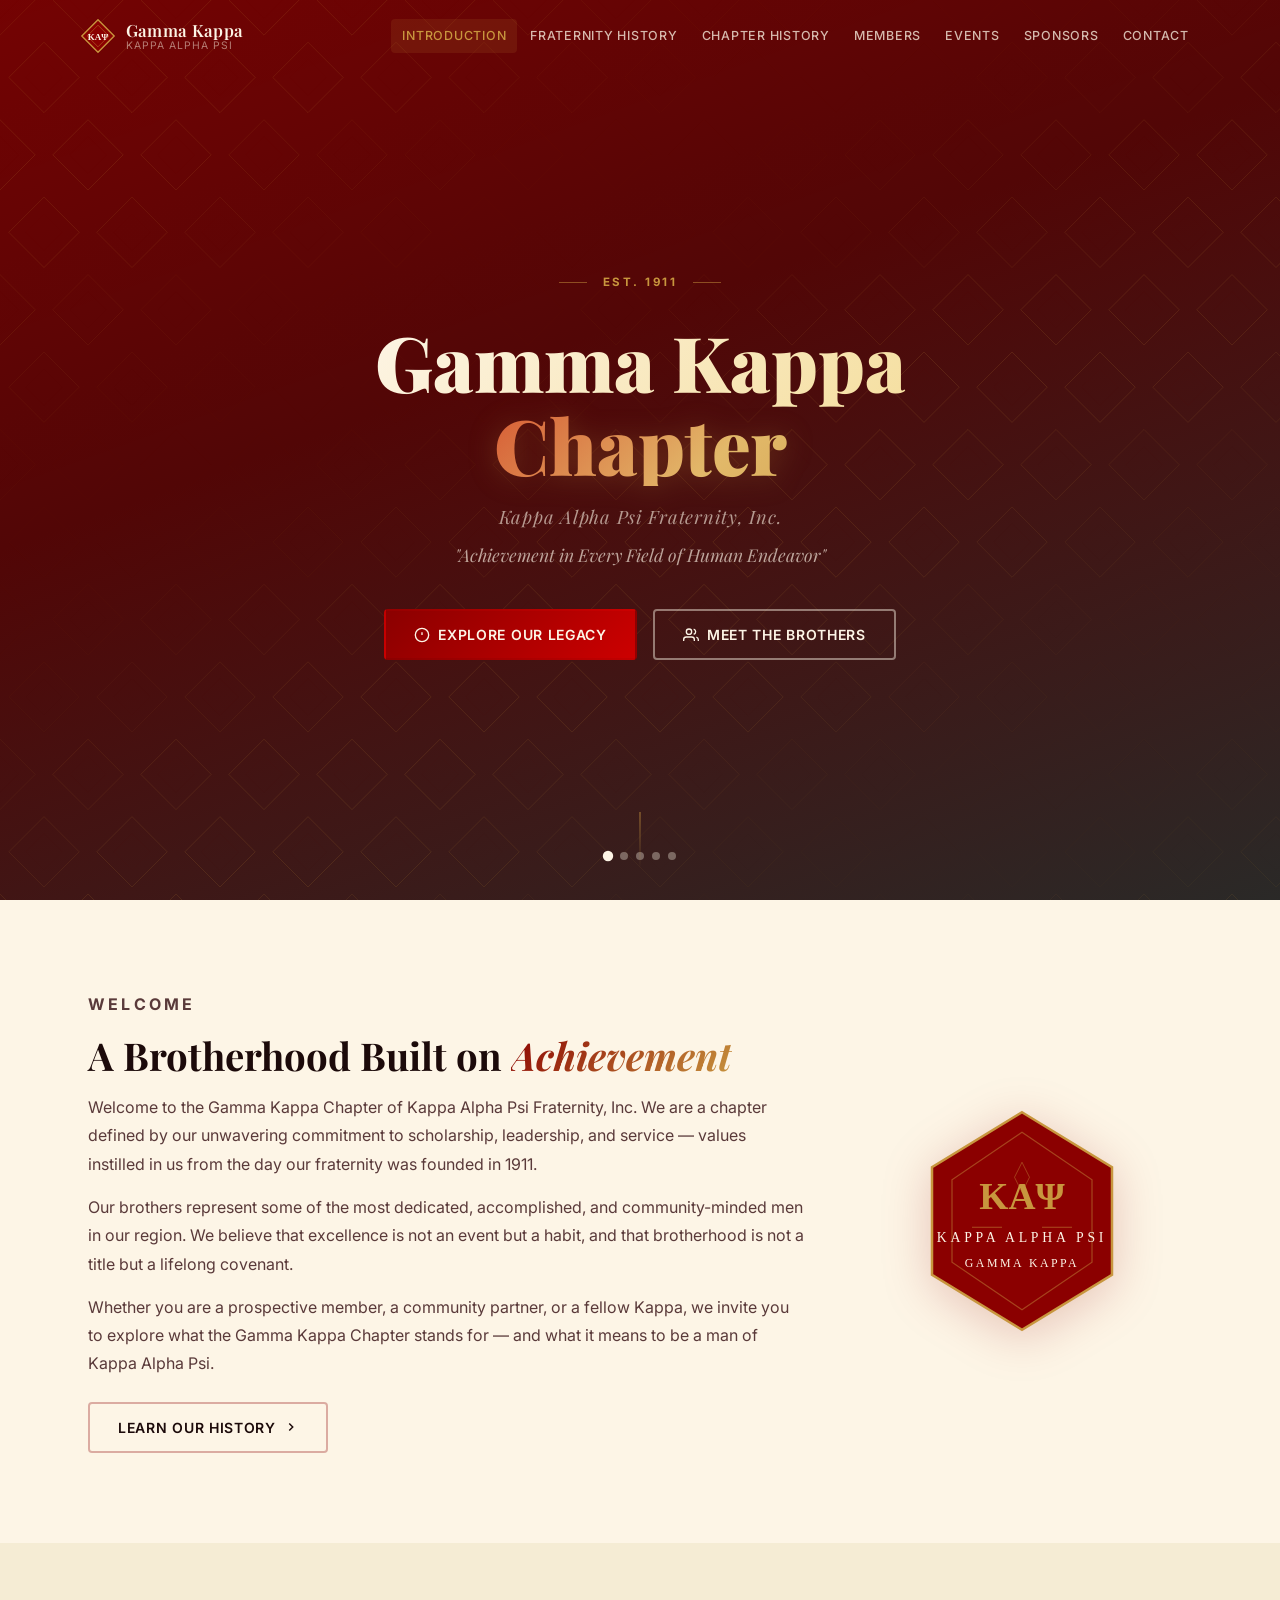
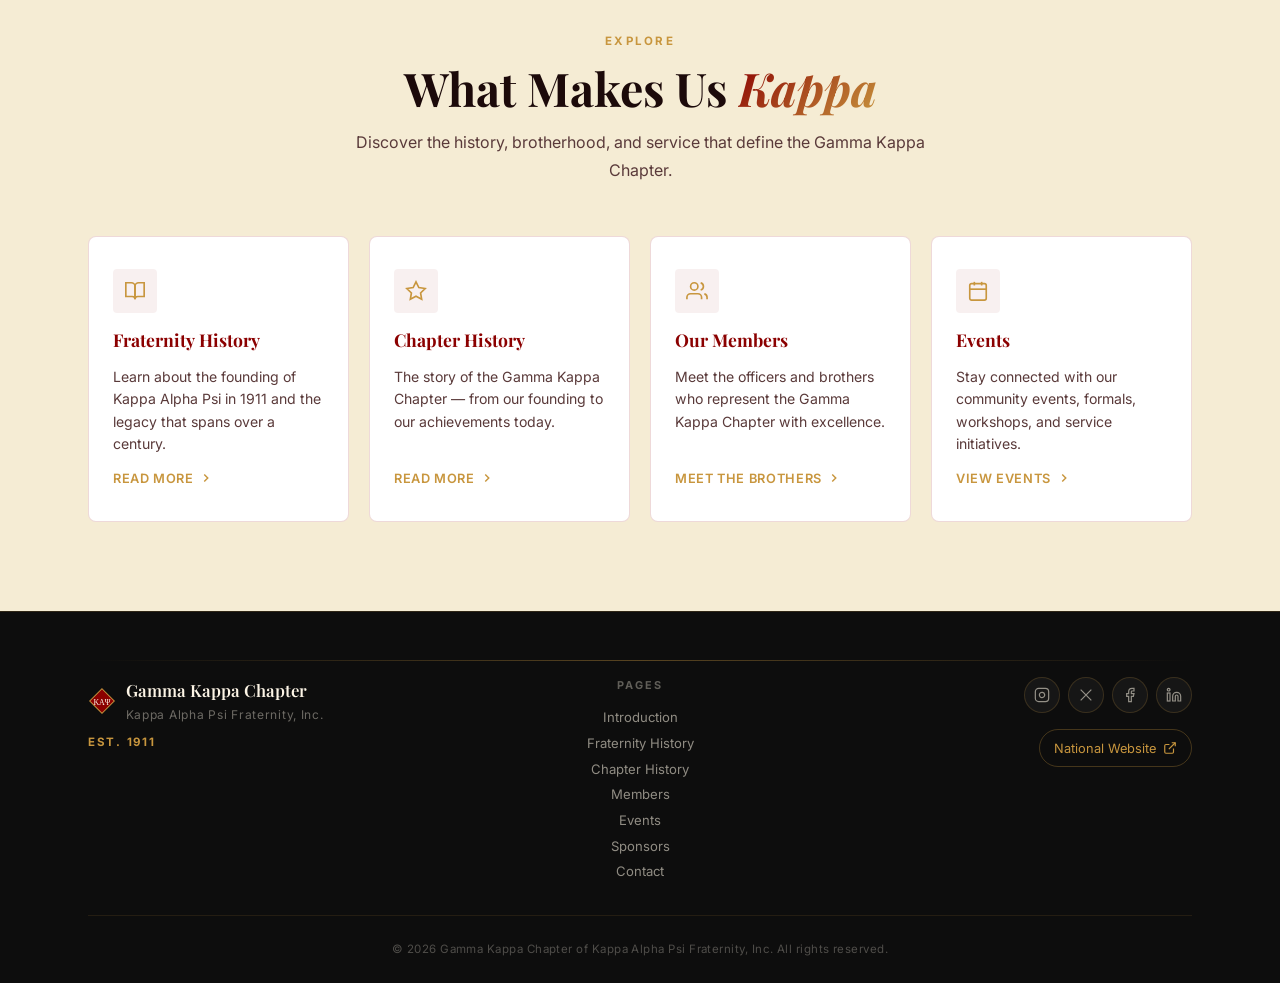
<file: index.html>
<!DOCTYPE html>
<html lang="en">
<head>
  <meta charset="UTF-8"/>
  <meta name="viewport" content="width=device-width, initial-scale=1.0"/>
  <title>Gamma Kappa Chapter · Kappa Alpha Psi Fraternity, Inc.</title>
  <meta name="description" content="Gamma Kappa Chapter of Kappa Alpha Psi Fraternity, Inc. — Achievement in Every Field of Human Endeavor."/>
  <link rel="preconnect" href="https://fonts.googleapis.com"/>
  <link rel="preconnect" href="https://fonts.gstatic.com" crossorigin/>
  <link href="https://fonts.googleapis.com/css2?family=Playfair+Display:ital,wght@0,400;0,500;0,600;0,700;0,900;1,400;1,700&family=Inter:wght@300;400;500;600;700&display=swap" rel="stylesheet"/>
  <link rel="stylesheet" href="styles.css"/>
</head>
<body>

<div class="page-transition" id="pageTransition" aria-hidden="true"></div>

<!-- NAVBAR -->
<header class="navbar" id="navbar" role="banner">
  <div class="navbar-inner">
    <a href="index.html" class="navbar-logo" aria-label="Gamma Kappa Chapter home">
      <div class="logo-diamond-wrap" aria-hidden="true">
        <svg viewBox="0 0 40 40" width="36" height="36" fill="none" xmlns="http://www.w3.org/2000/svg">
          <polygon points="20,2 38,20 20,38 2,20" fill="#8B0000" stroke="#C8963E" stroke-width="1.5"/>
          <polygon points="20,8 32,20 20,32 8,20" fill="none" stroke="#C8963E" stroke-width="0.8" opacity="0.6"/>
          <text x="20" y="24" text-anchor="middle" font-family="serif" font-size="10" font-weight="700" fill="#FDF5E6">ΚΑΨ</text>
        </svg>
      </div>
      <div class="logo-text">Gamma Kappa<small>Kappa Alpha Psi</small></div>
    </a>
    <nav class="navbar-links" role="navigation" aria-label="Primary">
      <a href="index.html" class="nav-link">Introduction</a>
      <a href="about-fraternity.html" class="nav-link">Fraternity History</a>
      <a href="about-chapter.html" class="nav-link">Chapter History</a>
      <a href="members.html" class="nav-link">Members</a>
      <a href="events.html" class="nav-link">Events</a>
      <a href="sponsors.html" class="nav-link">Sponsors</a>
      <a href="contact.html" class="nav-link">Contact</a>
    </nav>
    <button class="hamburger" id="hamburger" aria-label="Toggle menu" aria-expanded="false" aria-controls="mobileMenu">
      <span class="bar"></span><span class="bar"></span><span class="bar"></span>
    </button>
  </div>
  <div class="mobile-menu" id="mobileMenu" aria-hidden="true">
    <a href="index.html" class="mobile-nav-link">Introduction</a>
    <a href="about-fraternity.html" class="mobile-nav-link">Fraternity History</a>
    <a href="about-chapter.html" class="mobile-nav-link">Chapter History</a>
    <a href="members.html" class="mobile-nav-link">Members</a>
    <a href="events.html" class="mobile-nav-link">Events</a>
    <a href="sponsors.html" class="mobile-nav-link">Sponsors</a>
    <a href="contact.html" class="mobile-nav-link">Contact</a>
  </div>
</header>

<main>

  <!-- HERO -->
  <section class="hero" id="home" aria-label="Introduction hero">
    <div class="hero-slideshow" id="heroSlideshow" aria-hidden="true">
      <div class="slide active" style="background-image:url('https://images.unsplash.com/photo-1523580494863-6f3031224c94?w=1600&q=80&auto=format&fit=crop')"></div>
      <div class="slide" style="background-image:url('https://images.unsplash.com/photo-1529156069898-49953e39b3ac?w=1600&q=80&auto=format&fit=crop')"></div>
      <div class="slide" style="background-image:url('https://images.unsplash.com/photo-1517486808906-6ca8b3f04846?w=1600&q=80&auto=format&fit=crop')"></div>
      <div class="slide" style="background-image:url('https://images.unsplash.com/photo-1491438590914-bc09fcaaf77a?w=1600&q=80&auto=format&fit=crop')"></div>
      <div class="slide" style="background-image:url('https://images.unsplash.com/photo-1556761175-5973dc0f32e7?w=1600&q=80&auto=format&fit=crop')"></div>
    </div>
    <div class="hero-overlay" aria-hidden="true"></div>
    <canvas class="diamond-canvas" id="heroCanvas" aria-hidden="true"></canvas>
    <div class="hero-content">
      <div class="hero-badge reveal-fade">
        <span class="badge-line"></span>Est. 1911<span class="badge-line"></span>
      </div>
      <h1 class="hero-title reveal-up">
        <span class="cream-text">Gamma Kappa</span>
        <span class="gradient-text">Chapter</span>
      </h1>
      <p class="hero-subtitle reveal-up">Kappa Alpha Psi Fraternity, Inc.</p>
      <p class="hero-motto reveal-up">"Achievement in Every Field of Human Endeavor"</p>
      <div class="hero-actions reveal-up">
        <a href="about-fraternity.html" class="btn btn-primary">
          <svg width="16" height="16" viewBox="0 0 24 24" fill="none" stroke="currentColor" stroke-width="2" aria-hidden="true"><circle cx="12" cy="12" r="10"/><path d="M12 8v4m0 4h.01"/></svg>
          Explore Our Legacy
        </a>
        <a href="members.html" class="btn btn-outline">
          <svg width="16" height="16" viewBox="0 0 24 24" fill="none" stroke="currentColor" stroke-width="2" aria-hidden="true"><path d="M17 21v-2a4 4 0 0 0-4-4H5a4 4 0 0 0-4 4v2"/><circle cx="9" cy="7" r="4"/><path d="M23 21v-2a4 4 0 0 0-3-3.87"/><path d="M16 3.13a4 4 0 0 1 0 7.75"/></svg>
          Meet the Brothers
        </a>
      </div>
    </div>
    <div class="slide-dots" id="slideDots" aria-hidden="true">
      <button class="slide-dot active" aria-label="Slide 1"></button>
      <button class="slide-dot" aria-label="Slide 2"></button>
      <button class="slide-dot" aria-label="Slide 3"></button>
      <button class="slide-dot" aria-label="Slide 4"></button>
      <button class="slide-dot" aria-label="Slide 5"></button>
    </div>
    <a href="#welcome" class="scroll-indicator" aria-label="Scroll down"><span class="scroll-dot"></span></a>
  </section>

  <!-- WELCOME -->
  <section class="section" id="welcome" aria-labelledby="welcome-heading">
    <div class="container">
      <div class="welcome-grid">
        <div class="welcome-text reveal-left">
          <p class="section-eyebrow">Welcome</p>
          <h2 id="welcome-heading">A Brotherhood Built on <em>Achievement</em></h2>
          <p>Welcome to the Gamma Kappa Chapter of Kappa Alpha Psi Fraternity, Inc. We are a chapter defined by our unwavering commitment to scholarship, leadership, and service — values instilled in us from the day our fraternity was founded in 1911.</p>
          <p>Our brothers represent some of the most dedicated, accomplished, and community-minded men in our region. We believe that excellence is not an event but a habit, and that brotherhood is not a title but a lifelong covenant.</p>
          <p>Whether you are a prospective member, a community partner, or a fellow Kappa, we invite you to explore what the Gamma Kappa Chapter stands for — and what it means to be a man of Kappa Alpha Psi.</p>
          <div class="mt-3">
            <a href="about-fraternity.html" class="btn btn-outline-dark">
              Learn Our History
              <svg width="14" height="14" viewBox="0 0 24 24" fill="none" stroke="currentColor" stroke-width="2.5" aria-hidden="true"><polyline points="9 18 15 12 9 6"/></svg>
            </a>
          </div>
        </div>
        <div class="welcome-crest reveal-right" aria-hidden="true">
          <svg viewBox="0 0 160 190" width="200" height="238" fill="none" xmlns="http://www.w3.org/2000/svg">
            <polygon points="80,8 152,52 152,138 80,182 8,138 8,52" fill="#8B0000" stroke="#C8963E" stroke-width="2"/>
            <polygon points="80,24 136,62 136,128 80,166 24,128 24,62" fill="none" stroke="#C8963E" stroke-width="1" opacity="0.45"/>
            <text x="80" y="85" text-anchor="middle" font-family="serif" font-size="30" font-weight="700" fill="#C8963E">ΚΑΨ</text>
            <text x="80" y="112" text-anchor="middle" font-family="serif" font-size="11" fill="#FDF5E6" letter-spacing="3">KAPPA ALPHA PSI</text>
            <text x="80" y="132" text-anchor="middle" font-family="serif" font-size="9.5" fill="#FDF5E6" letter-spacing="2">GAMMA KAPPA</text>
            <line x1="40" y1="100" x2="64" y2="100" stroke="#C8963E" stroke-width="0.7" opacity="0.6"/>
            <line x1="96" y1="100" x2="120" y2="100" stroke="#C8963E" stroke-width="0.7" opacity="0.6"/>
            <polygon points="80,48 86,60 80,72 74,60" fill="none" stroke="#C8963E" stroke-width="0.8" opacity="0.4"/>
          </svg>
        </div>
      </div>
    </div>
  </section>

  <!-- QUICK LINKS -->
  <section class="section section--tinted" aria-labelledby="quick-heading">
    <div class="container">
      <div class="section-header reveal-up">
        <p class="section-eyebrow">Explore</p>
        <h2 class="section-title" id="quick-heading">What Makes Us <em>Kappa</em></h2>
        <p class="section-desc">Discover the history, brotherhood, and service that define the Gamma Kappa Chapter.</p>
      </div>
      <div class="grid-4" data-stagger-parent>
        <a href="about-fraternity.html" class="quick-card reveal-up">
          <div class="quick-card-icon" aria-hidden="true">
            <svg width="22" height="22" viewBox="0 0 24 24" fill="none" stroke="currentColor" stroke-width="1.8"><path d="M2 3h6a4 4 0 0 1 4 4v14a3 3 0 0 0-3-3H2z"/><path d="M22 3h-6a4 4 0 0 0-4 4v14a3 3 0 0 1 3-3h7z"/></svg>
          </div>
          <h3>Fraternity History</h3>
          <p>Learn about the founding of Kappa Alpha Psi in 1911 and the legacy that spans over a century.</p>
          <span class="quick-card-arrow">Read More <svg width="14" height="14" viewBox="0 0 24 24" fill="none" stroke="currentColor" stroke-width="2.5"><polyline points="9 18 15 12 9 6"/></svg></span>
        </a>
        <a href="about-chapter.html" class="quick-card reveal-up">
          <div class="quick-card-icon" aria-hidden="true">
            <svg width="22" height="22" viewBox="0 0 24 24" fill="none" stroke="currentColor" stroke-width="1.8"><polygon points="12 2 15.09 8.26 22 9.27 17 14.14 18.18 21.02 12 17.77 5.82 21.02 7 14.14 2 9.27 8.91 8.26 12 2"/></svg>
          </div>
          <h3>Chapter History</h3>
          <p>The story of the Gamma Kappa Chapter — from our founding to our achievements today.</p>
          <span class="quick-card-arrow">Read More <svg width="14" height="14" viewBox="0 0 24 24" fill="none" stroke="currentColor" stroke-width="2.5"><polyline points="9 18 15 12 9 6"/></svg></span>
        </a>
        <a href="members.html" class="quick-card reveal-up">
          <div class="quick-card-icon" aria-hidden="true">
            <svg width="22" height="22" viewBox="0 0 24 24" fill="none" stroke="currentColor" stroke-width="1.8"><path d="M17 21v-2a4 4 0 0 0-4-4H5a4 4 0 0 0-4 4v2"/><circle cx="9" cy="7" r="4"/><path d="M23 21v-2a4 4 0 0 0-3-3.87"/><path d="M16 3.13a4 4 0 0 1 0 7.75"/></svg>
          </div>
          <h3>Our Members</h3>
          <p>Meet the officers and brothers who represent the Gamma Kappa Chapter with excellence.</p>
          <span class="quick-card-arrow">Meet the Brothers <svg width="14" height="14" viewBox="0 0 24 24" fill="none" stroke="currentColor" stroke-width="2.5"><polyline points="9 18 15 12 9 6"/></svg></span>
        </a>
        <a href="events.html" class="quick-card reveal-up">
          <div class="quick-card-icon" aria-hidden="true">
            <svg width="22" height="22" viewBox="0 0 24 24" fill="none" stroke="currentColor" stroke-width="1.8"><rect x="3" y="4" width="18" height="18" rx="2" ry="2"/><line x1="16" y1="2" x2="16" y2="6"/><line x1="8" y1="2" x2="8" y2="6"/><line x1="3" y1="10" x2="21" y2="10"/></svg>
          </div>
          <h3>Events</h3>
          <p>Stay connected with our community events, formals, workshops, and service initiatives.</p>
          <span class="quick-card-arrow">View Events <svg width="14" height="14" viewBox="0 0 24 24" fill="none" stroke="currentColor" stroke-width="2.5"><polyline points="9 18 15 12 9 6"/></svg></span>
        </a>
      </div>
    </div>
  </section>

</main>

<!-- FOOTER -->
<footer class="footer" role="contentinfo">
  <div class="container">
    <div class="footer-gold-divider" aria-hidden="true"></div>
    <div class="footer-top">
      <div class="footer-brand">
        <div class="footer-logo-row">
          <svg viewBox="0 0 32 32" width="28" height="28" fill="none" aria-hidden="true"><polygon points="16,2 30,16 16,30 2,16" fill="#8B0000" stroke="#C8963E" stroke-width="1.2"/><text x="16" y="20" text-anchor="middle" font-family="serif" font-size="9" fill="#FDF5E6">ΚΑΨ</text></svg>
          <div>
            <p class="footer-chapter">Gamma Kappa Chapter</p>
            <p class="footer-org">Kappa Alpha Psi Fraternity, Inc.</p>
          </div>
        </div>
        <p class="footer-est">Est. 1911</p>
      </div>
      <div class="footer-nav-col">
        <p class="footer-nav-title">Pages</p>
        <nav class="footer-nav-links" aria-label="Footer navigation">
          <a href="index.html">Introduction</a>
          <a href="about-fraternity.html">Fraternity History</a>
          <a href="about-chapter.html">Chapter History</a>
          <a href="members.html">Members</a>
          <a href="events.html">Events</a>
          <a href="sponsors.html">Sponsors</a>
          <a href="contact.html">Contact</a>
        </nav>
      </div>
      <div class="footer-social-col">
        <div class="footer-social-row">
          <a href="#" class="footer-social-btn" aria-label="Instagram"><svg width="16" height="16" viewBox="0 0 24 24" fill="none" stroke="currentColor" stroke-width="1.8"><rect x="2" y="2" width="20" height="20" rx="5"/><path d="M16 11.37A4 4 0 1 1 12.63 8 4 4 0 0 1 16 11.37z"/><line x1="17.5" y1="6.5" x2="17.51" y2="6.5"/></svg></a>
          <a href="#" class="footer-social-btn" aria-label="Twitter/X"><svg width="16" height="16" viewBox="0 0 24 24" fill="none" stroke="currentColor" stroke-width="1.8"><path d="M4 4l16 16M4 20L20 4"/></svg></a>
          <a href="#" class="footer-social-btn" aria-label="Facebook"><svg width="16" height="16" viewBox="0 0 24 24" fill="none" stroke="currentColor" stroke-width="1.8"><path d="M18 2h-3a5 5 0 0 0-5 5v3H7v4h3v8h4v-8h3l1-4h-4V7a1 1 0 0 1 1-1h3z"/></svg></a>
          <a href="#" class="footer-social-btn" aria-label="LinkedIn"><svg width="16" height="16" viewBox="0 0 24 24" fill="none" stroke="currentColor" stroke-width="1.8"><path d="M16 8a6 6 0 0 1 6 6v7h-4v-7a2 2 0 0 0-2-2 2 2 0 0 0-2 2v7h-4v-7a6 6 0 0 1 6-6z"/><rect x="2" y="9" width="4" height="12"/><circle cx="4" cy="4" r="2"/></svg></a>
        </div>
        <a href="https://kappaalphapsi1911.com" class="footer-national-link" target="_blank" rel="noopener noreferrer">
          National Website
          <svg class="ext-icon" viewBox="0 0 24 24" fill="none" stroke="currentColor" stroke-width="2" aria-hidden="true"><path d="M18 13v6a2 2 0 0 1-2 2H5a2 2 0 0 1-2-2V8a2 2 0 0 1 2-2h6"/><polyline points="15 3 21 3 21 9"/><line x1="10" y1="14" x2="21" y2="3"/></svg>
        </a>
      </div>
    </div>
    <div class="footer-bottom">
      <p class="footer-copy">&copy; <span class="footer-year"></span> Gamma Kappa Chapter of Kappa Alpha Psi Fraternity, Inc. All rights reserved.</p>
    </div>
  </div>
</footer>

<script src="app.js"></script>
</body>
</html>
</file>
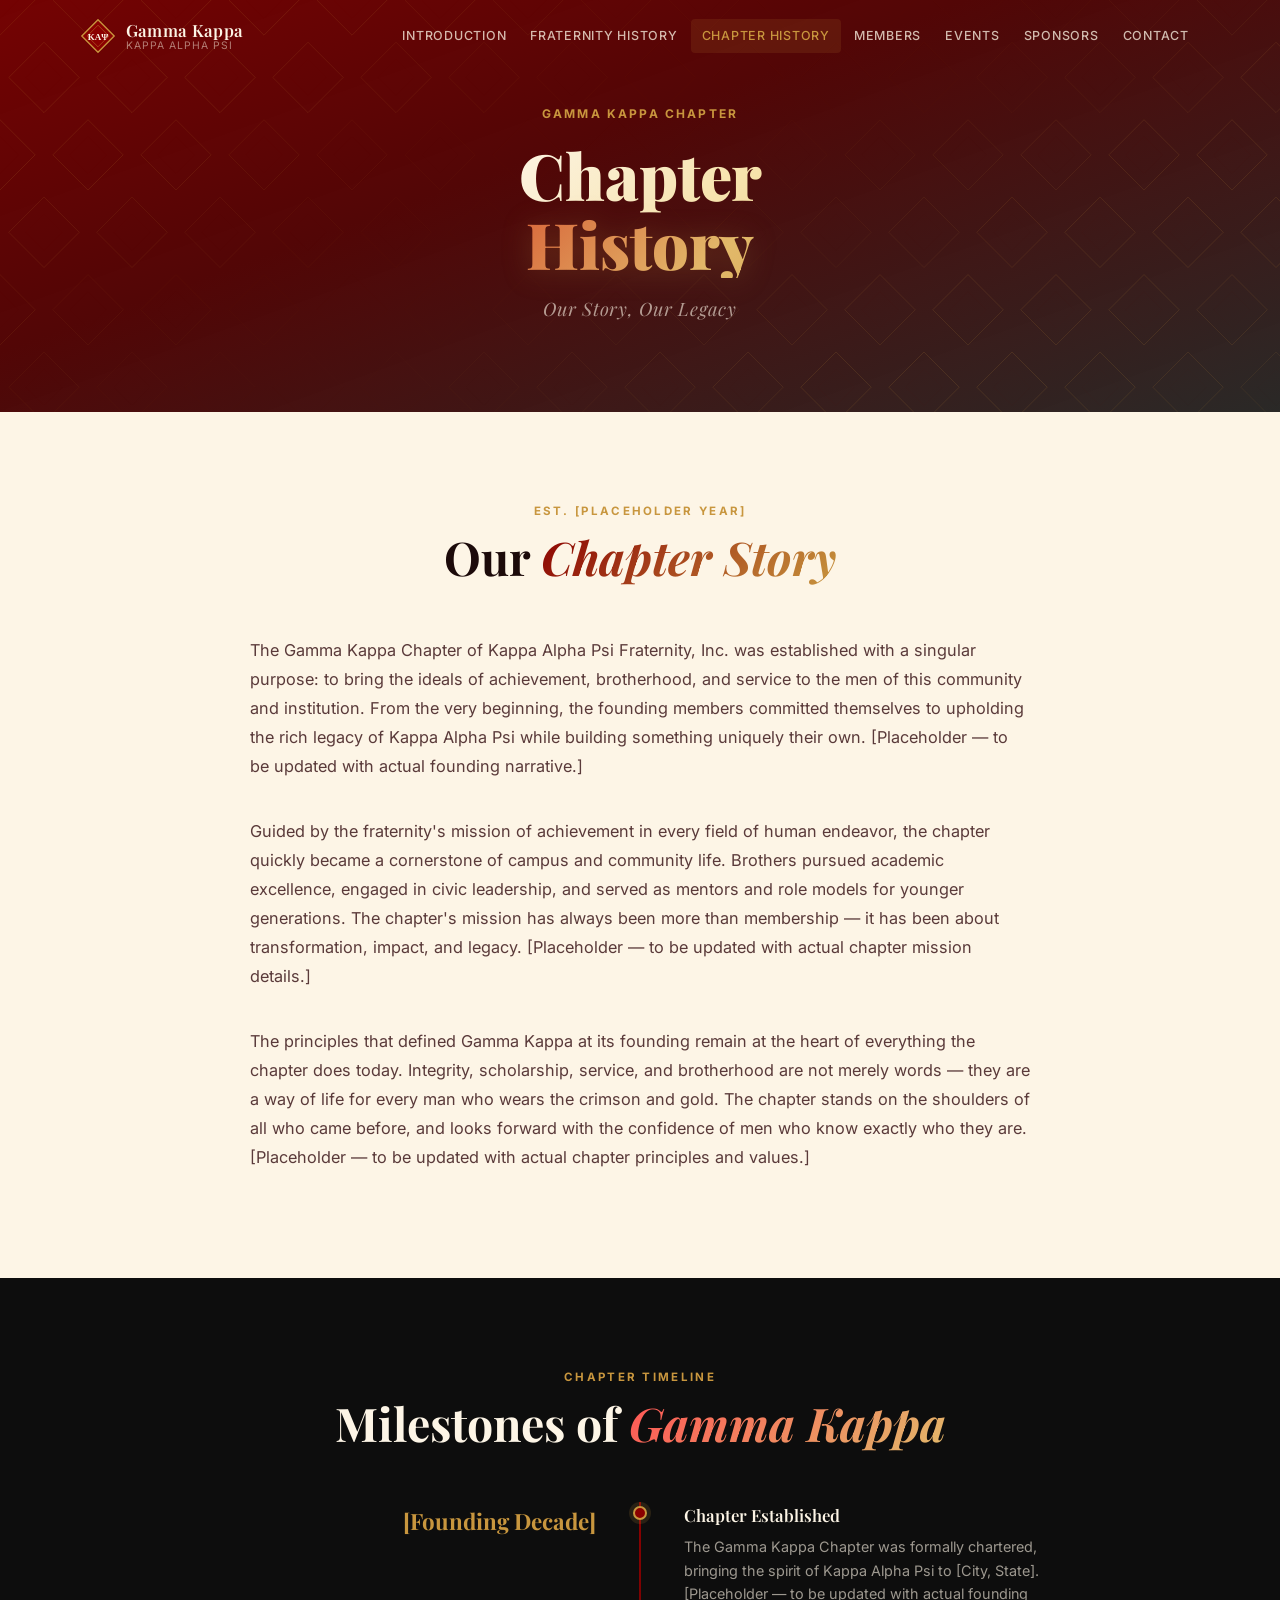
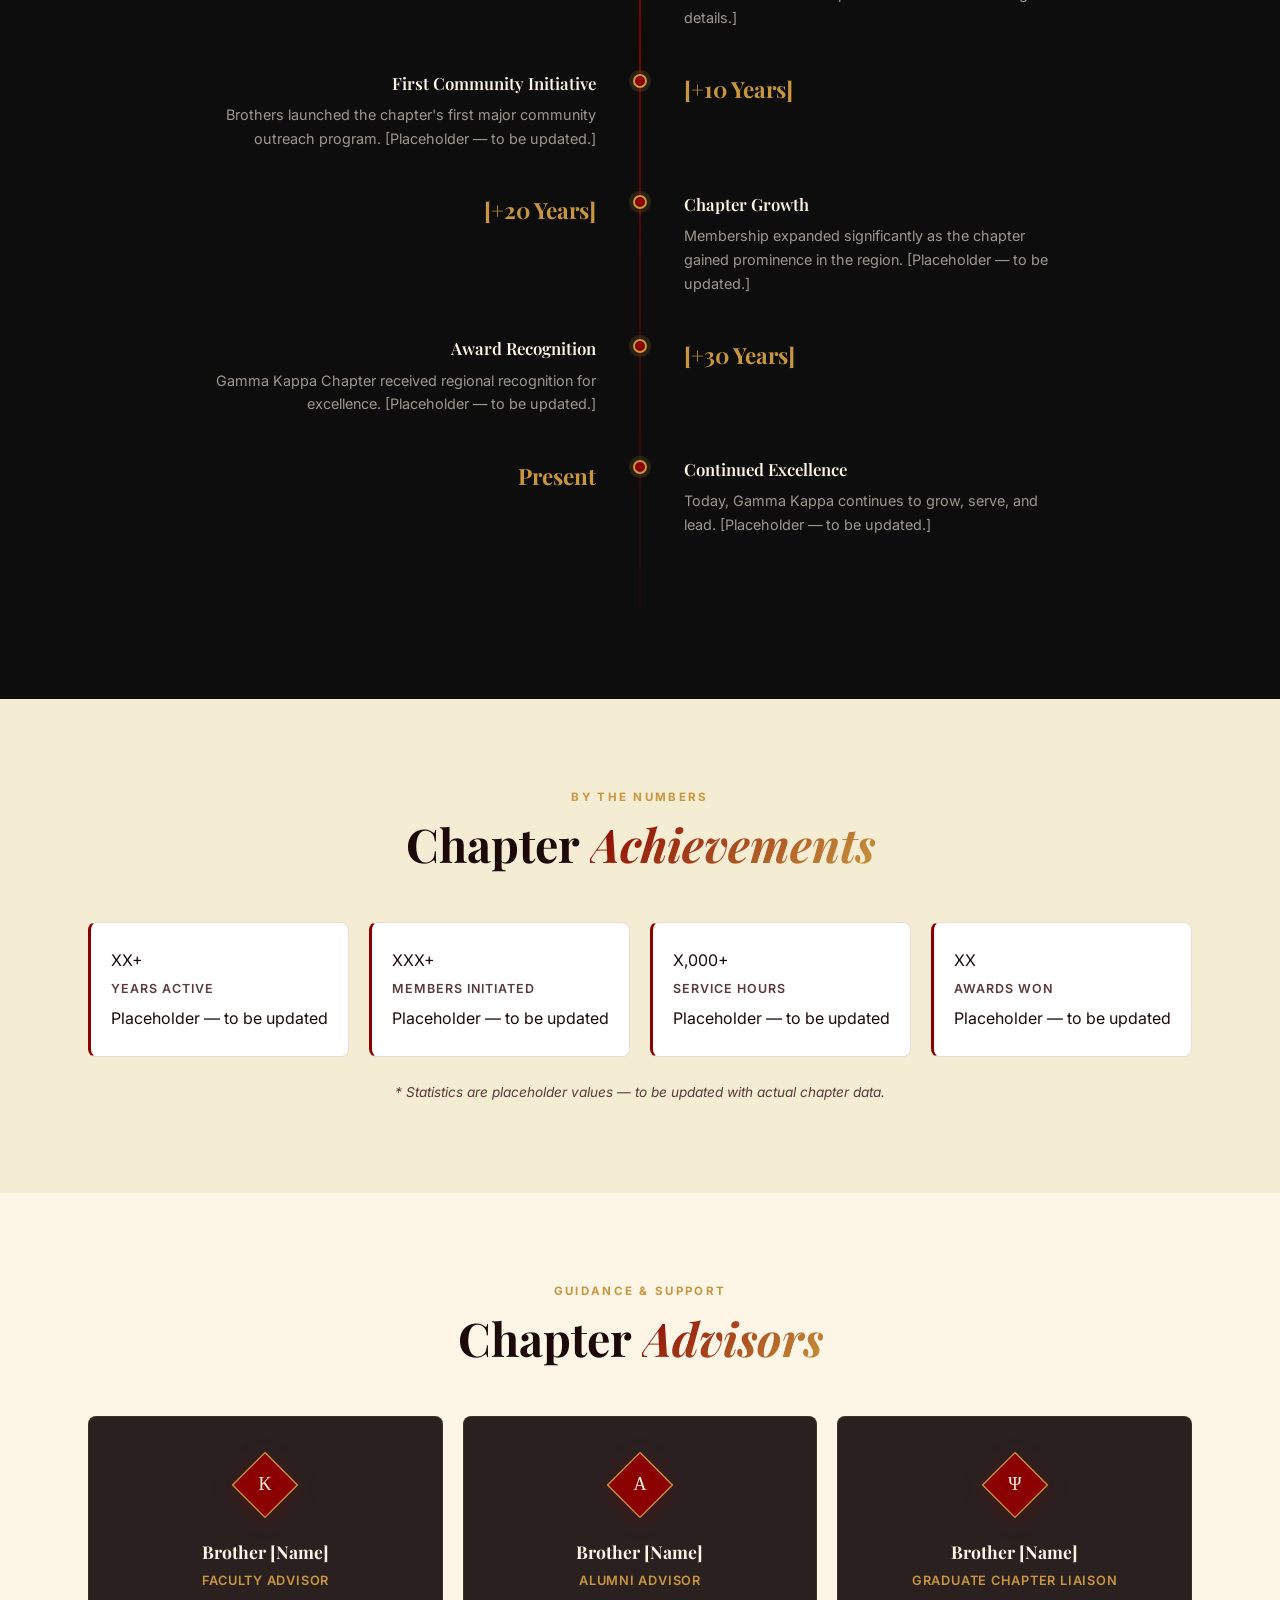
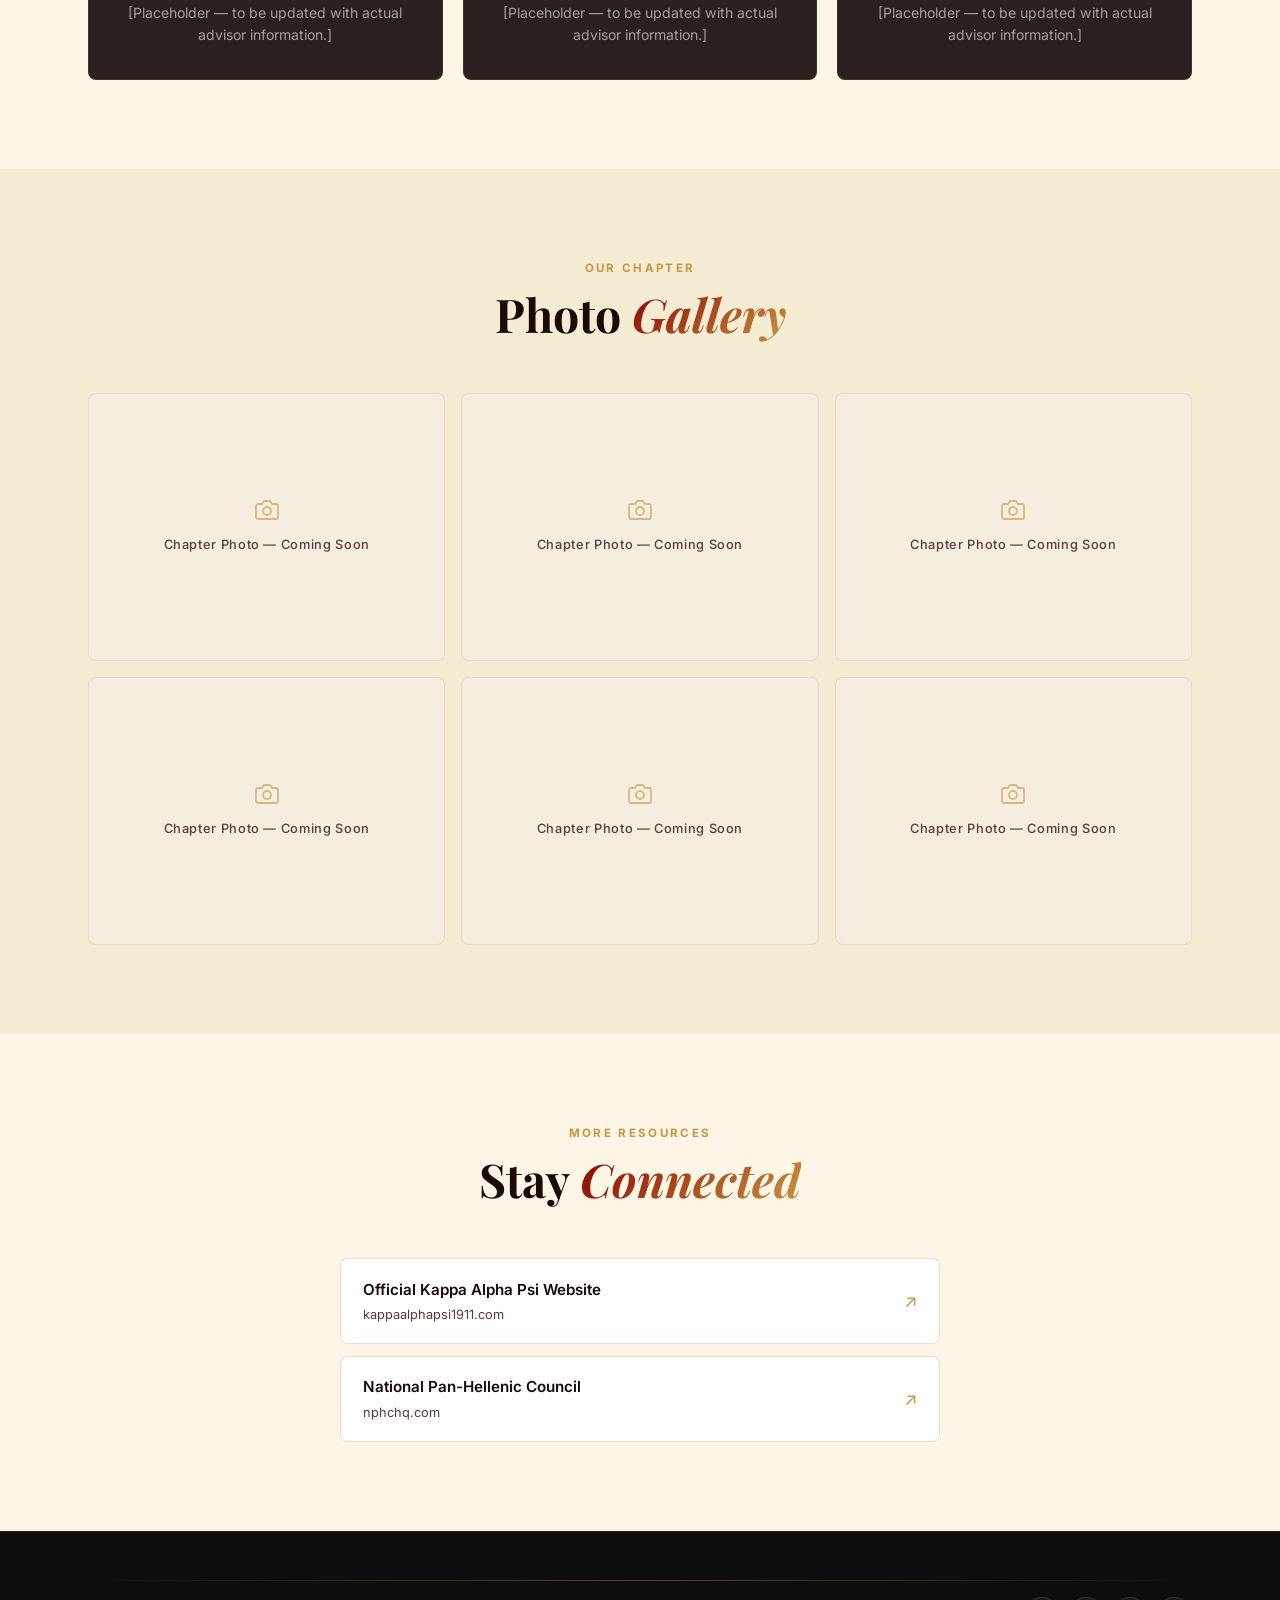
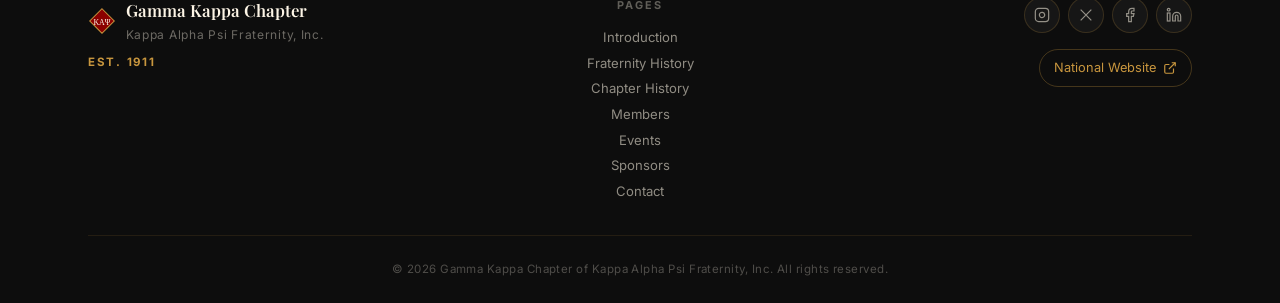
<file: about-chapter.html>
<!DOCTYPE html>
<html lang="en">
<head>
  <meta charset="UTF-8"/>
  <meta name="viewport" content="width=device-width, initial-scale=1.0"/>
  <title>Chapter History · Gamma Kappa Chapter · Kappa Alpha Psi</title>
  <meta name="description" content="The history and milestones of the Gamma Kappa Chapter of Kappa Alpha Psi Fraternity, Inc."/>
  <link rel="preconnect" href="https://fonts.googleapis.com"/>
  <link rel="preconnect" href="https://fonts.gstatic.com" crossorigin/>
  <link href="https://fonts.googleapis.com/css2?family=Playfair+Display:ital,wght@0,400;0,500;0,600;0,700;0,900;1,400;1,700&family=Inter:wght@300;400;500;600;700&display=swap" rel="stylesheet"/>
  <link rel="stylesheet" href="styles.css"/>
</head>
<body>

<div class="page-transition" id="pageTransition" aria-hidden="true"></div>

<!-- NAVBAR -->
<header class="navbar scrolled" id="navbar" role="banner">
  <div class="navbar-inner">
    <a href="index.html" class="navbar-logo" aria-label="Gamma Kappa Chapter home">
      <div class="logo-diamond-wrap" aria-hidden="true">
        <svg viewBox="0 0 40 40" width="36" height="36" fill="none"><polygon points="20,2 38,20 20,38 2,20" fill="#8B0000" stroke="#C8963E" stroke-width="1.5"/><polygon points="20,8 32,20 20,32 8,20" fill="none" stroke="#C8963E" stroke-width="0.8" opacity="0.6"/><text x="20" y="24" text-anchor="middle" font-family="serif" font-size="10" font-weight="700" fill="#FDF5E6">ΚΑΨ</text></svg>
      </div>
      <div class="logo-text">Gamma Kappa<small>Kappa Alpha Psi</small></div>
    </a>
    <nav class="navbar-links" role="navigation" aria-label="Primary">
      <a href="index.html" class="nav-link">Introduction</a>
      <a href="about-fraternity.html" class="nav-link">Fraternity History</a>
      <a href="about-chapter.html" class="nav-link">Chapter History</a>
      <a href="members.html" class="nav-link">Members</a>
      <a href="events.html" class="nav-link">Events</a>
      <a href="sponsors.html" class="nav-link">Sponsors</a>
      <a href="contact.html" class="nav-link">Contact</a>
    </nav>
    <button class="hamburger" id="hamburger" aria-label="Toggle menu" aria-expanded="false" aria-controls="mobileMenu">
      <span class="bar"></span><span class="bar"></span><span class="bar"></span>
    </button>
  </div>
  <div class="mobile-menu" id="mobileMenu" aria-hidden="true">
    <a href="index.html" class="mobile-nav-link">Introduction</a>
    <a href="about-fraternity.html" class="mobile-nav-link">Fraternity History</a>
    <a href="about-chapter.html" class="mobile-nav-link">Chapter History</a>
    <a href="members.html" class="mobile-nav-link">Members</a>
    <a href="events.html" class="mobile-nav-link">Events</a>
    <a href="sponsors.html" class="mobile-nav-link">Sponsors</a>
    <a href="contact.html" class="mobile-nav-link">Contact</a>
  </div>
</header>

<main>

  <!-- HERO BANNER -->
  <section class="hero hero--page" aria-label="Chapter History hero">
    <canvas class="diamond-canvas" aria-hidden="true"></canvas>
    <div class="hero-overlay" aria-hidden="true"></div>
    <div class="hero-content">
      <p class="hero-eyebrow reveal-fade">Gamma Kappa Chapter</p>
      <h1 class="hero-title reveal-up" style="font-size:clamp(2rem,5vw,4rem)">
        <span class="cream-text">Chapter</span>
        <span class="gradient-text">History</span>
      </h1>
      <p class="hero-subtitle reveal-up">Our Story, Our Legacy</p>
    </div>
  </section>

  <!-- FOUNDING STORY -->
  <section class="section" aria-labelledby="founding-heading">
    <div class="container">
      <div class="section-header reveal-up">
        <p class="section-eyebrow">Est. [Placeholder Year]</p>
        <h2 class="section-title" id="founding-heading">Our <em>Chapter Story</em></h2>
      </div>
      <div class="chapter-story reveal-up" style="max-width:780px;margin:0 auto;display:flex;flex-direction:column;gap:1.25rem;font-size:1.05rem;line-height:1.8;color:var(--text-primary);">
        <p>The Gamma Kappa Chapter of Kappa Alpha Psi Fraternity, Inc. was established with a singular purpose: to bring the ideals of achievement, brotherhood, and service to the men of this community and institution. From the very beginning, the founding members committed themselves to upholding the rich legacy of Kappa Alpha Psi while building something uniquely their own. [Placeholder — to be updated with actual founding narrative.]</p>
        <p>Guided by the fraternity's mission of achievement in every field of human endeavor, the chapter quickly became a cornerstone of campus and community life. Brothers pursued academic excellence, engaged in civic leadership, and served as mentors and role models for younger generations. The chapter's mission has always been more than membership — it has been about transformation, impact, and legacy. [Placeholder — to be updated with actual chapter mission details.]</p>
        <p>The principles that defined Gamma Kappa at its founding remain at the heart of everything the chapter does today. Integrity, scholarship, service, and brotherhood are not merely words — they are a way of life for every man who wears the crimson and gold. The chapter stands on the shoulders of all who came before, and looks forward with the confidence of men who know exactly who they are. [Placeholder — to be updated with actual chapter principles and values.]</p>
      </div>
    </div>
  </section>

  <!-- CHAPTER MILESTONES -->
  <section class="section section--dark" aria-labelledby="milestones-heading">
    <div class="container">
      <div class="section-header reveal-up">
        <p class="section-eyebrow">Chapter Timeline</p>
        <h2 class="section-title section-title--light" id="milestones-heading">Milestones of <em>Gamma Kappa</em></h2>
      </div>
      <div class="timeline" aria-label="Chapter milestones timeline">
        <div class="timeline-item reveal-fade">
          <div class="timeline-year">[Founding Decade]</div>
          <div class="timeline-dot"><div class="timeline-dot-inner"></div></div>
          <div class="timeline-content">
            <h4>Chapter Established</h4>
            <p>The Gamma Kappa Chapter was formally chartered, bringing the spirit of Kappa Alpha Psi to [City, State]. [Placeholder — to be updated with actual founding details.]</p>
          </div>
        </div>
        <div class="timeline-item reveal-fade">
          <div class="timeline-year">[+10 Years]</div>
          <div class="timeline-dot"><div class="timeline-dot-inner"></div></div>
          <div class="timeline-content">
            <h4>First Community Initiative</h4>
            <p>Brothers launched the chapter's first major community outreach program. [Placeholder — to be updated.]</p>
          </div>
        </div>
        <div class="timeline-item reveal-fade">
          <div class="timeline-year">[+20 Years]</div>
          <div class="timeline-dot"><div class="timeline-dot-inner"></div></div>
          <div class="timeline-content">
            <h4>Chapter Growth</h4>
            <p>Membership expanded significantly as the chapter gained prominence in the region. [Placeholder — to be updated.]</p>
          </div>
        </div>
        <div class="timeline-item reveal-fade">
          <div class="timeline-year">[+30 Years]</div>
          <div class="timeline-dot"><div class="timeline-dot-inner"></div></div>
          <div class="timeline-content">
            <h4>Award Recognition</h4>
            <p>Gamma Kappa Chapter received regional recognition for excellence. [Placeholder — to be updated.]</p>
          </div>
        </div>
        <div class="timeline-item reveal-fade">
          <div class="timeline-year">Present</div>
          <div class="timeline-dot"><div class="timeline-dot-inner"></div></div>
          <div class="timeline-content">
            <h4>Continued Excellence</h4>
            <p>Today, Gamma Kappa continues to grow, serve, and lead. [Placeholder — to be updated.]</p>
          </div>
        </div>
      </div>
    </div>
  </section>

  <!-- CHAPTER ACHIEVEMENTS -->
  <section class="section section--tinted" aria-labelledby="achievements-heading">
    <div class="container">
      <div class="section-header reveal-up">
        <p class="section-eyebrow">By the Numbers</p>
        <h2 class="section-title" id="achievements-heading">Chapter <em>Achievements</em></h2>
      </div>
      <div class="grid-4" data-stagger-parent>
        <div class="stat-card reveal-up">
          <p class="stat-number">XX+</p>
          <p class="stat-label">Years Active</p>
          <p class="stat-desc">Placeholder — to be updated</p>
        </div>
        <div class="stat-card reveal-up">
          <p class="stat-number">XXX+</p>
          <p class="stat-label">Members Initiated</p>
          <p class="stat-desc">Placeholder — to be updated</p>
        </div>
        <div class="stat-card reveal-up">
          <p class="stat-number">X,000+</p>
          <p class="stat-label">Service Hours</p>
          <p class="stat-desc">Placeholder — to be updated</p>
        </div>
        <div class="stat-card reveal-up">
          <p class="stat-number">XX</p>
          <p class="stat-label">Awards Won</p>
          <p class="stat-desc">Placeholder — to be updated</p>
        </div>
      </div>
      <p style="text-align:center;margin-top:1.5rem;font-size:0.85rem;font-style:italic;color:var(--text-muted);">* Statistics are placeholder values — to be updated with actual chapter data.</p>
    </div>
  </section>

  <!-- CHAPTER ADVISORS -->
  <section class="section" aria-labelledby="advisors-heading">
    <div class="container">
      <div class="section-header reveal-up">
        <p class="section-eyebrow">Guidance &amp; Support</p>
        <h2 class="section-title" id="advisors-heading">Chapter <em>Advisors</em></h2>
      </div>
      <div class="grid-3" data-stagger-parent>
        <div class="notable-card reveal-up">
          <div class="diamond-avatar" aria-hidden="true">
            <svg viewBox="0 0 80 80" width="72" height="72" fill="none"><polygon points="40,4 76,40 40,76 4,40" fill="#8B0000" stroke="#C8963E" stroke-width="1.5"/><text x="40" y="46" text-anchor="middle" font-size="20" font-family="serif" fill="#FDF5E6">Κ</text></svg>
          </div>
          <p class="notable-name">Brother [Name]</p>
          <p class="notable-field">Faculty Advisor</p>
          <p class="notable-desc">[Placeholder — to be updated with actual advisor information.]</p>
        </div>
        <div class="notable-card reveal-up">
          <div class="diamond-avatar" aria-hidden="true">
            <svg viewBox="0 0 80 80" width="72" height="72" fill="none"><polygon points="40,4 76,40 40,76 4,40" fill="#8B0000" stroke="#C8963E" stroke-width="1.5"/><text x="40" y="46" text-anchor="middle" font-size="20" font-family="serif" fill="#FDF5E6">Α</text></svg>
          </div>
          <p class="notable-name">Brother [Name]</p>
          <p class="notable-field">Alumni Advisor</p>
          <p class="notable-desc">[Placeholder — to be updated with actual advisor information.]</p>
        </div>
        <div class="notable-card reveal-up">
          <div class="diamond-avatar" aria-hidden="true">
            <svg viewBox="0 0 80 80" width="72" height="72" fill="none"><polygon points="40,4 76,40 40,76 4,40" fill="#8B0000" stroke="#C8963E" stroke-width="1.5"/><text x="40" y="46" text-anchor="middle" font-size="20" font-family="serif" fill="#FDF5E6">Ψ</text></svg>
          </div>
          <p class="notable-name">Brother [Name]</p>
          <p class="notable-field">Graduate Chapter Liaison</p>
          <p class="notable-desc">[Placeholder — to be updated with actual advisor information.]</p>
        </div>
      </div>
    </div>
  </section>

  <!-- PHOTO GALLERY -->
  <section class="section section--tinted" aria-labelledby="gallery-heading">
    <div class="container">
      <div class="section-header reveal-up">
        <p class="section-eyebrow">Our Chapter</p>
        <h2 class="section-title" id="gallery-heading">Photo <em>Gallery</em></h2>
      </div>
      <div class="grid-photo" style="display:grid;grid-template-columns:repeat(3,1fr);gap:1rem;" data-stagger-parent>
        <div class="photo-placeholder reveal-up" style="aspect-ratio:4/3;background:var(--surface-tinted,#f5ede0);border:1.5px solid rgba(200,150,62,0.2);border-radius:0.5rem;display:flex;flex-direction:column;align-items:center;justify-content:center;gap:0.75rem;color:var(--text-muted);">
          <svg width="24" height="24" viewBox="0 0 24 24" fill="none" stroke="currentColor" stroke-width="1.8"><path d="M23 19a2 2 0 0 1-2 2H3a2 2 0 0 1-2-2V8a2 2 0 0 1 2-2h4l2-3h6l2 3h4a2 2 0 0 1 2 2z"/><circle cx="12" cy="13" r="4"/></svg>
          <span style="font-size:0.8rem;">Chapter Photo — Coming Soon</span>
        </div>
        <div class="photo-placeholder reveal-up" style="aspect-ratio:4/3;background:var(--surface-tinted,#f5ede0);border:1.5px solid rgba(200,150,62,0.2);border-radius:0.5rem;display:flex;flex-direction:column;align-items:center;justify-content:center;gap:0.75rem;color:var(--text-muted);">
          <svg width="24" height="24" viewBox="0 0 24 24" fill="none" stroke="currentColor" stroke-width="1.8"><path d="M23 19a2 2 0 0 1-2 2H3a2 2 0 0 1-2-2V8a2 2 0 0 1 2-2h4l2-3h6l2 3h4a2 2 0 0 1 2 2z"/><circle cx="12" cy="13" r="4"/></svg>
          <span style="font-size:0.8rem;">Chapter Photo — Coming Soon</span>
        </div>
        <div class="photo-placeholder reveal-up" style="aspect-ratio:4/3;background:var(--surface-tinted,#f5ede0);border:1.5px solid rgba(200,150,62,0.2);border-radius:0.5rem;display:flex;flex-direction:column;align-items:center;justify-content:center;gap:0.75rem;color:var(--text-muted);">
          <svg width="24" height="24" viewBox="0 0 24 24" fill="none" stroke="currentColor" stroke-width="1.8"><path d="M23 19a2 2 0 0 1-2 2H3a2 2 0 0 1-2-2V8a2 2 0 0 1 2-2h4l2-3h6l2 3h4a2 2 0 0 1 2 2z"/><circle cx="12" cy="13" r="4"/></svg>
          <span style="font-size:0.8rem;">Chapter Photo — Coming Soon</span>
        </div>
        <div class="photo-placeholder reveal-up" style="aspect-ratio:4/3;background:var(--surface-tinted,#f5ede0);border:1.5px solid rgba(200,150,62,0.2);border-radius:0.5rem;display:flex;flex-direction:column;align-items:center;justify-content:center;gap:0.75rem;color:var(--text-muted);">
          <svg width="24" height="24" viewBox="0 0 24 24" fill="none" stroke="currentColor" stroke-width="1.8"><path d="M23 19a2 2 0 0 1-2 2H3a2 2 0 0 1-2-2V8a2 2 0 0 1 2-2h4l2-3h6l2 3h4a2 2 0 0 1 2 2z"/><circle cx="12" cy="13" r="4"/></svg>
          <span style="font-size:0.8rem;">Chapter Photo — Coming Soon</span>
        </div>
        <div class="photo-placeholder reveal-up" style="aspect-ratio:4/3;background:var(--surface-tinted,#f5ede0);border:1.5px solid rgba(200,150,62,0.2);border-radius:0.5rem;display:flex;flex-direction:column;align-items:center;justify-content:center;gap:0.75rem;color:var(--text-muted);">
          <svg width="24" height="24" viewBox="0 0 24 24" fill="none" stroke="currentColor" stroke-width="1.8"><path d="M23 19a2 2 0 0 1-2 2H3a2 2 0 0 1-2-2V8a2 2 0 0 1 2-2h4l2-3h6l2 3h4a2 2 0 0 1 2 2z"/><circle cx="12" cy="13" r="4"/></svg>
          <span style="font-size:0.8rem;">Chapter Photo — Coming Soon</span>
        </div>
        <div class="photo-placeholder reveal-up" style="aspect-ratio:4/3;background:var(--surface-tinted,#f5ede0);border:1.5px solid rgba(200,150,62,0.2);border-radius:0.5rem;display:flex;flex-direction:column;align-items:center;justify-content:center;gap:0.75rem;color:var(--text-muted);">
          <svg width="24" height="24" viewBox="0 0 24 24" fill="none" stroke="currentColor" stroke-width="1.8"><path d="M23 19a2 2 0 0 1-2 2H3a2 2 0 0 1-2-2V8a2 2 0 0 1 2-2h4l2-3h6l2 3h4a2 2 0 0 1 2 2z"/><circle cx="12" cy="13" r="4"/></svg>
          <span style="font-size:0.8rem;">Chapter Photo — Coming Soon</span>
        </div>
      </div>
    </div>
  </section>

  <!-- EXTERNAL LINKS -->
  <section class="section" aria-labelledby="links-heading">
    <div class="container">
      <div class="section-header reveal-up">
        <p class="section-eyebrow">More Resources</p>
        <h2 class="section-title" id="links-heading">Stay <em>Connected</em></h2>
      </div>
      <div style="max-width:600px;margin:0 auto;display:flex;flex-direction:column;gap:0.75rem;" data-stagger-parent>
        <a href="https://kappaalphapsi1911.com" class="ext-link-card reveal-up" target="_blank" rel="noopener noreferrer">
          <div><p class="ext-link-card-title">Official Kappa Alpha Psi Website</p><p class="ext-link-card-sub">kappaalphapsi1911.com</p></div>
          <span class="ext-link-arrow" aria-hidden="true">↗</span>
        </a>
        <a href="https://nphchq.com" class="ext-link-card reveal-up" target="_blank" rel="noopener noreferrer">
          <div><p class="ext-link-card-title">National Pan-Hellenic Council</p><p class="ext-link-card-sub">nphchq.com</p></div>
          <span class="ext-link-arrow" aria-hidden="true">↗</span>
        </a>
      </div>
    </div>
  </section>

</main>

<!-- FOOTER -->
<footer class="footer" role="contentinfo">
  <div class="container">
    <div class="footer-gold-divider" aria-hidden="true"></div>
    <div class="footer-top">
      <div class="footer-brand">
        <div class="footer-logo-row">
          <svg viewBox="0 0 32 32" width="28" height="28" fill="none" aria-hidden="true"><polygon points="16,2 30,16 16,30 2,16" fill="#8B0000" stroke="#C8963E" stroke-width="1.2"/><text x="16" y="20" text-anchor="middle" font-family="serif" font-size="9" fill="#FDF5E6">ΚΑΨ</text></svg>
          <div><p class="footer-chapter">Gamma Kappa Chapter</p><p class="footer-org">Kappa Alpha Psi Fraternity, Inc.</p></div>
        </div>
        <p class="footer-est">Est. 1911</p>
      </div>
      <div class="footer-nav-col">
        <p class="footer-nav-title">Pages</p>
        <nav class="footer-nav-links" aria-label="Footer navigation">
          <a href="index.html">Introduction</a>
          <a href="about-fraternity.html">Fraternity History</a>
          <a href="about-chapter.html">Chapter History</a>
          <a href="members.html">Members</a>
          <a href="events.html">Events</a>
          <a href="sponsors.html">Sponsors</a>
          <a href="contact.html">Contact</a>
        </nav>
      </div>
      <div class="footer-social-col">
        <div class="footer-social-row">
          <a href="#" class="footer-social-btn" aria-label="Instagram"><svg width="16" height="16" viewBox="0 0 24 24" fill="none" stroke="currentColor" stroke-width="1.8"><rect x="2" y="2" width="20" height="20" rx="5"/><path d="M16 11.37A4 4 0 1 1 12.63 8 4 4 0 0 1 16 11.37z"/><line x1="17.5" y1="6.5" x2="17.51" y2="6.5"/></svg></a>
          <a href="#" class="footer-social-btn" aria-label="Twitter/X"><svg width="16" height="16" viewBox="0 0 24 24" fill="none" stroke="currentColor" stroke-width="1.8"><path d="M4 4l16 16M4 20L20 4"/></svg></a>
          <a href="#" class="footer-social-btn" aria-label="Facebook"><svg width="16" height="16" viewBox="0 0 24 24" fill="none" stroke="currentColor" stroke-width="1.8"><path d="M18 2h-3a5 5 0 0 0-5 5v3H7v4h3v8h4v-8h3l1-4h-4V7a1 1 0 0 1 1-1h3z"/></svg></a>
          <a href="#" class="footer-social-btn" aria-label="LinkedIn"><svg width="16" height="16" viewBox="0 0 24 24" fill="none" stroke="currentColor" stroke-width="1.8"><path d="M16 8a6 6 0 0 1 6 6v7h-4v-7a2 2 0 0 0-2-2 2 2 0 0 0-2 2v7h-4v-7a6 6 0 0 1 6-6z"/><rect x="2" y="9" width="4" height="12"/><circle cx="4" cy="4" r="2"/></svg></a>
        </div>
        <a href="https://kappaalphapsi1911.com" class="footer-national-link" target="_blank" rel="noopener noreferrer">National Website <svg class="ext-icon" viewBox="0 0 24 24" fill="none" stroke="currentColor" stroke-width="2" aria-hidden="true"><path d="M18 13v6a2 2 0 0 1-2 2H5a2 2 0 0 1-2-2V8a2 2 0 0 1 2-2h6"/><polyline points="15 3 21 3 21 9"/><line x1="10" y1="14" x2="21" y2="3"/></svg></a>
      </div>
    </div>
    <div class="footer-bottom">
      <p class="footer-copy">&copy; <span class="footer-year"></span> Gamma Kappa Chapter of Kappa Alpha Psi Fraternity, Inc. All rights reserved.</p>
    </div>
  </div>
</footer>

<script src="app.js"></script>
</body>
</html>
</file>
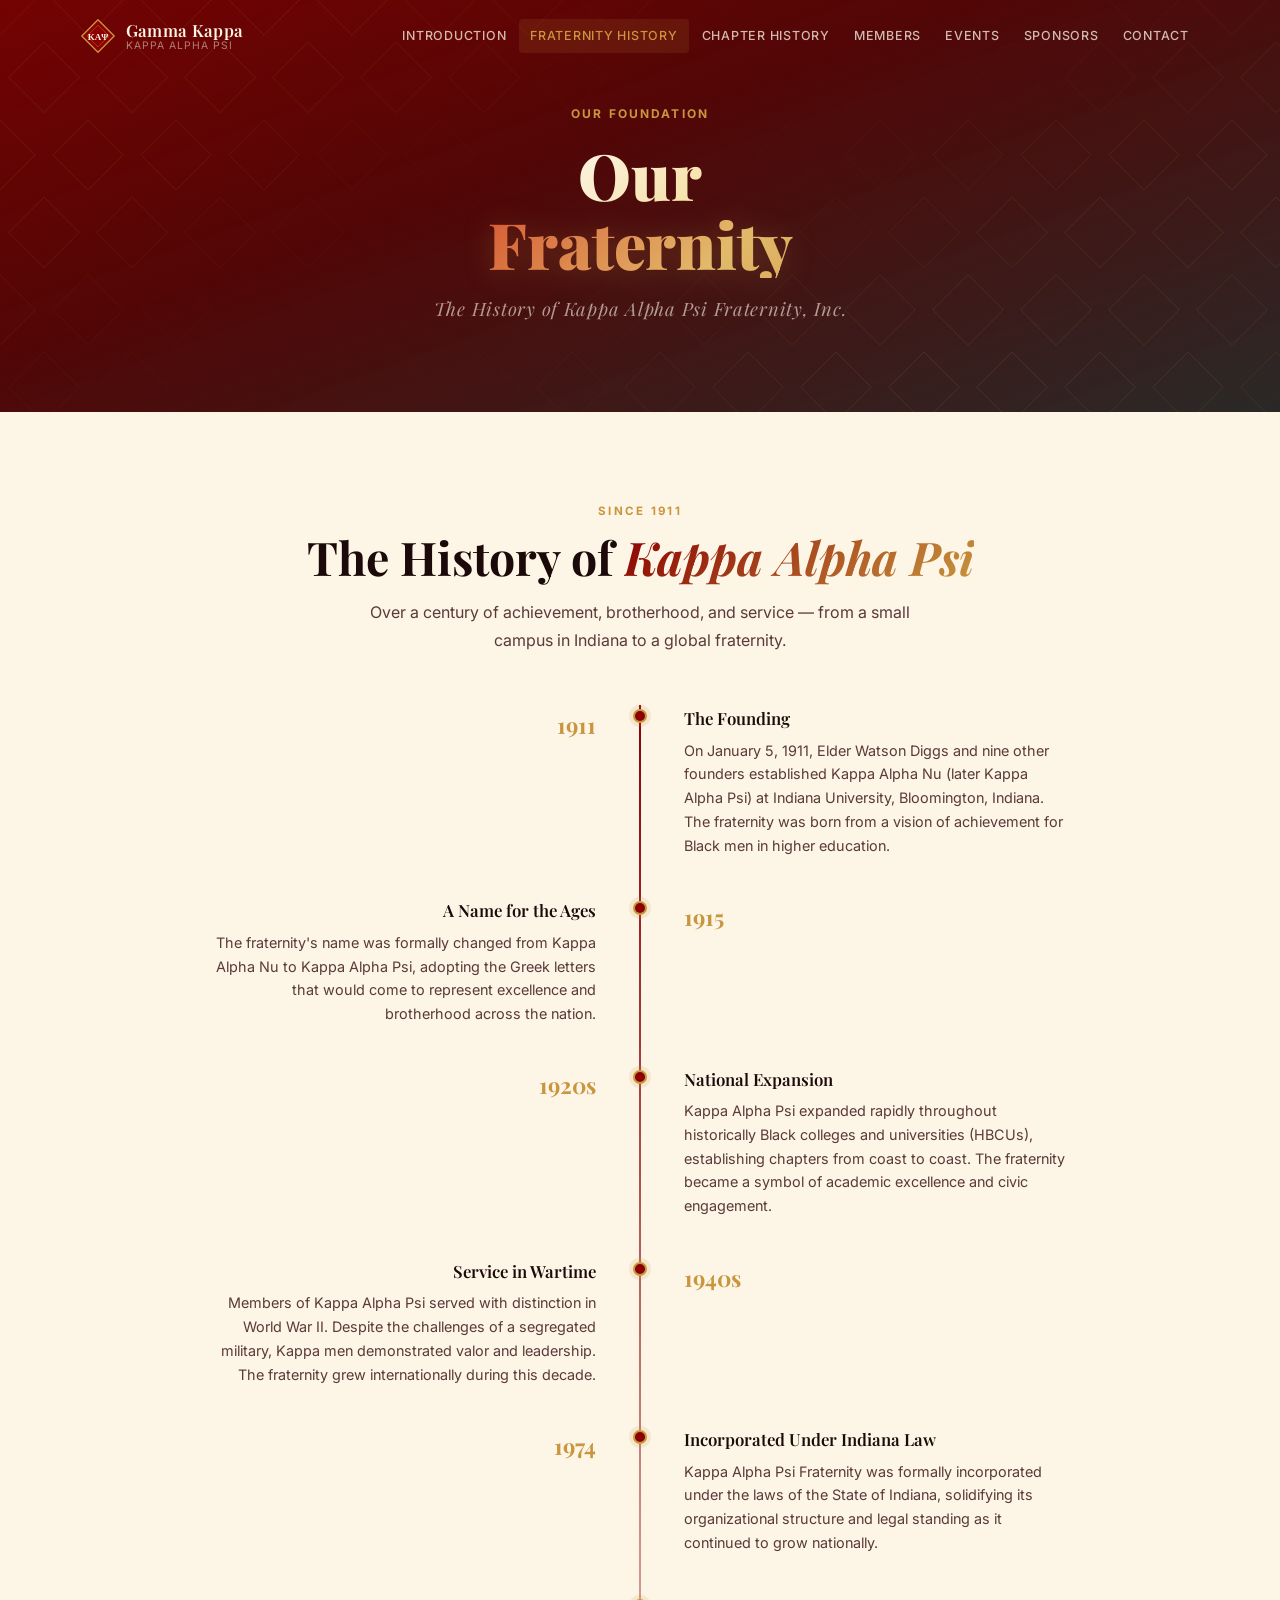
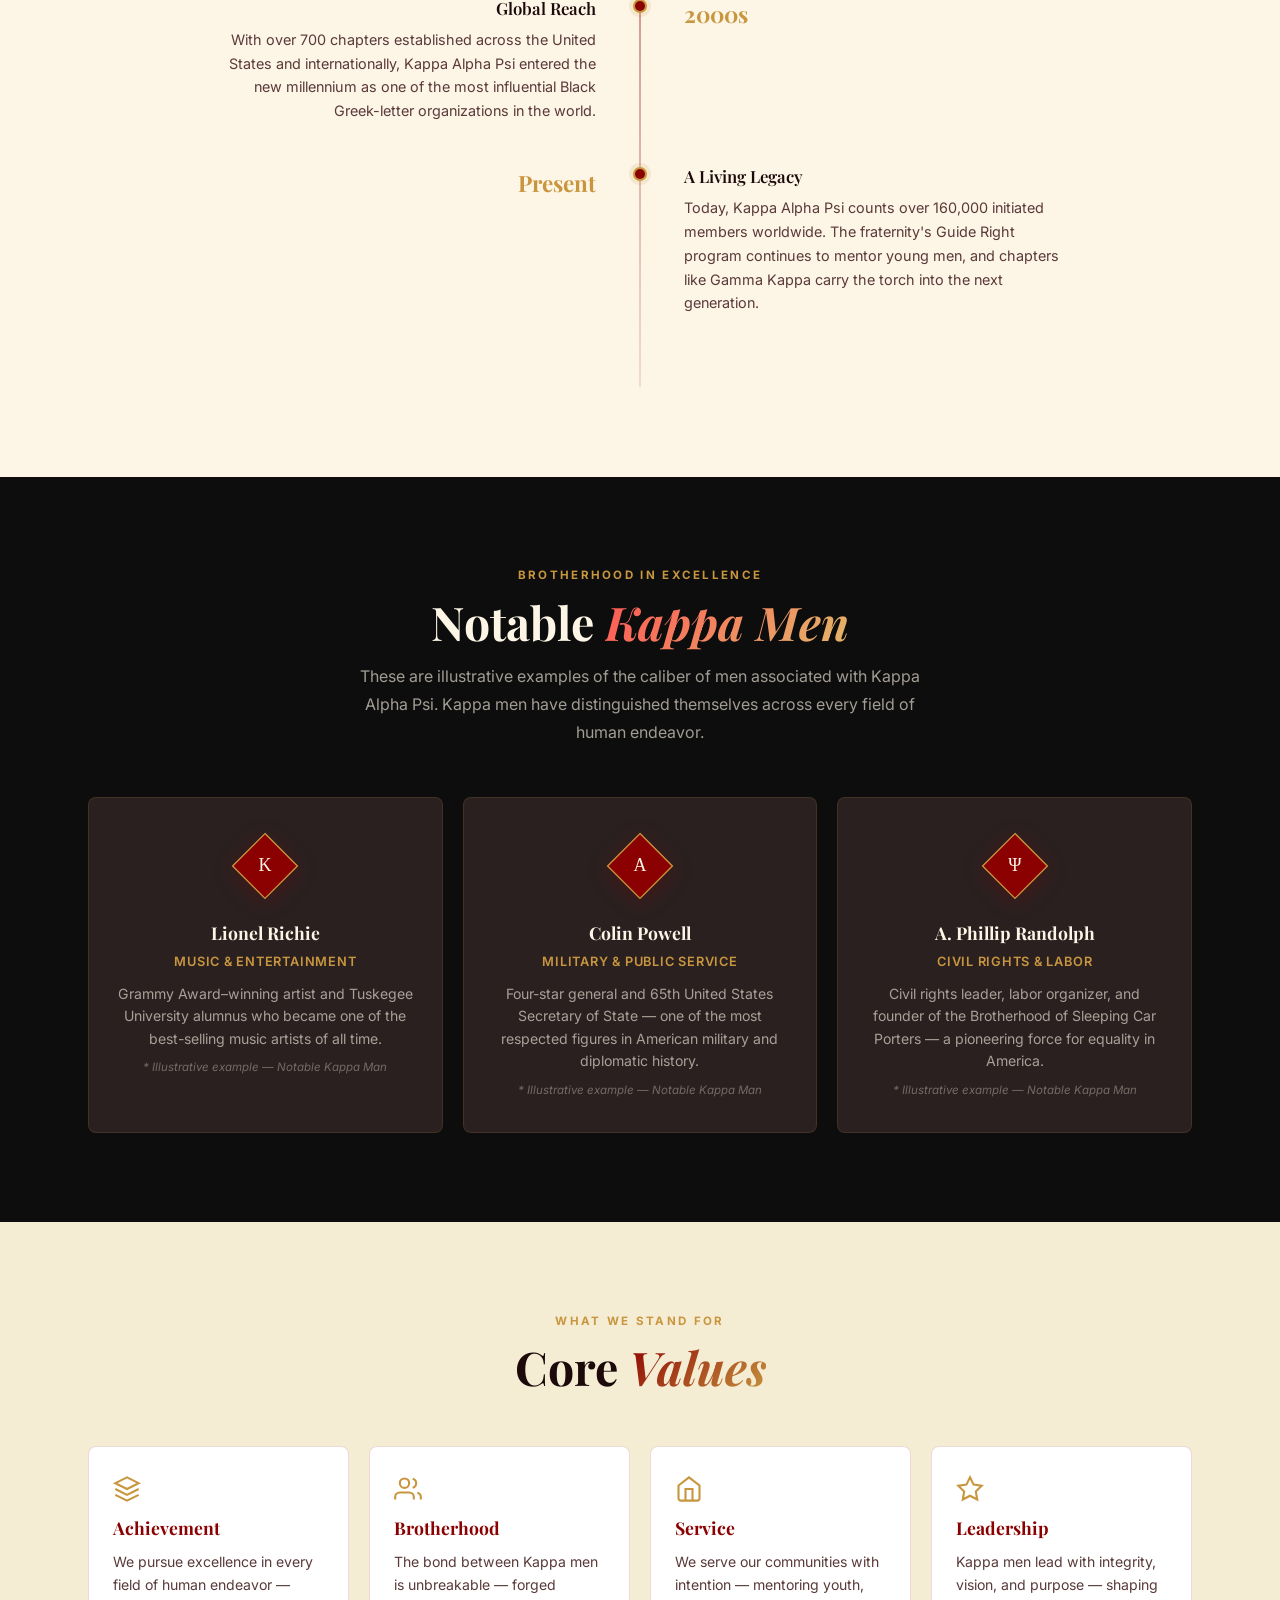
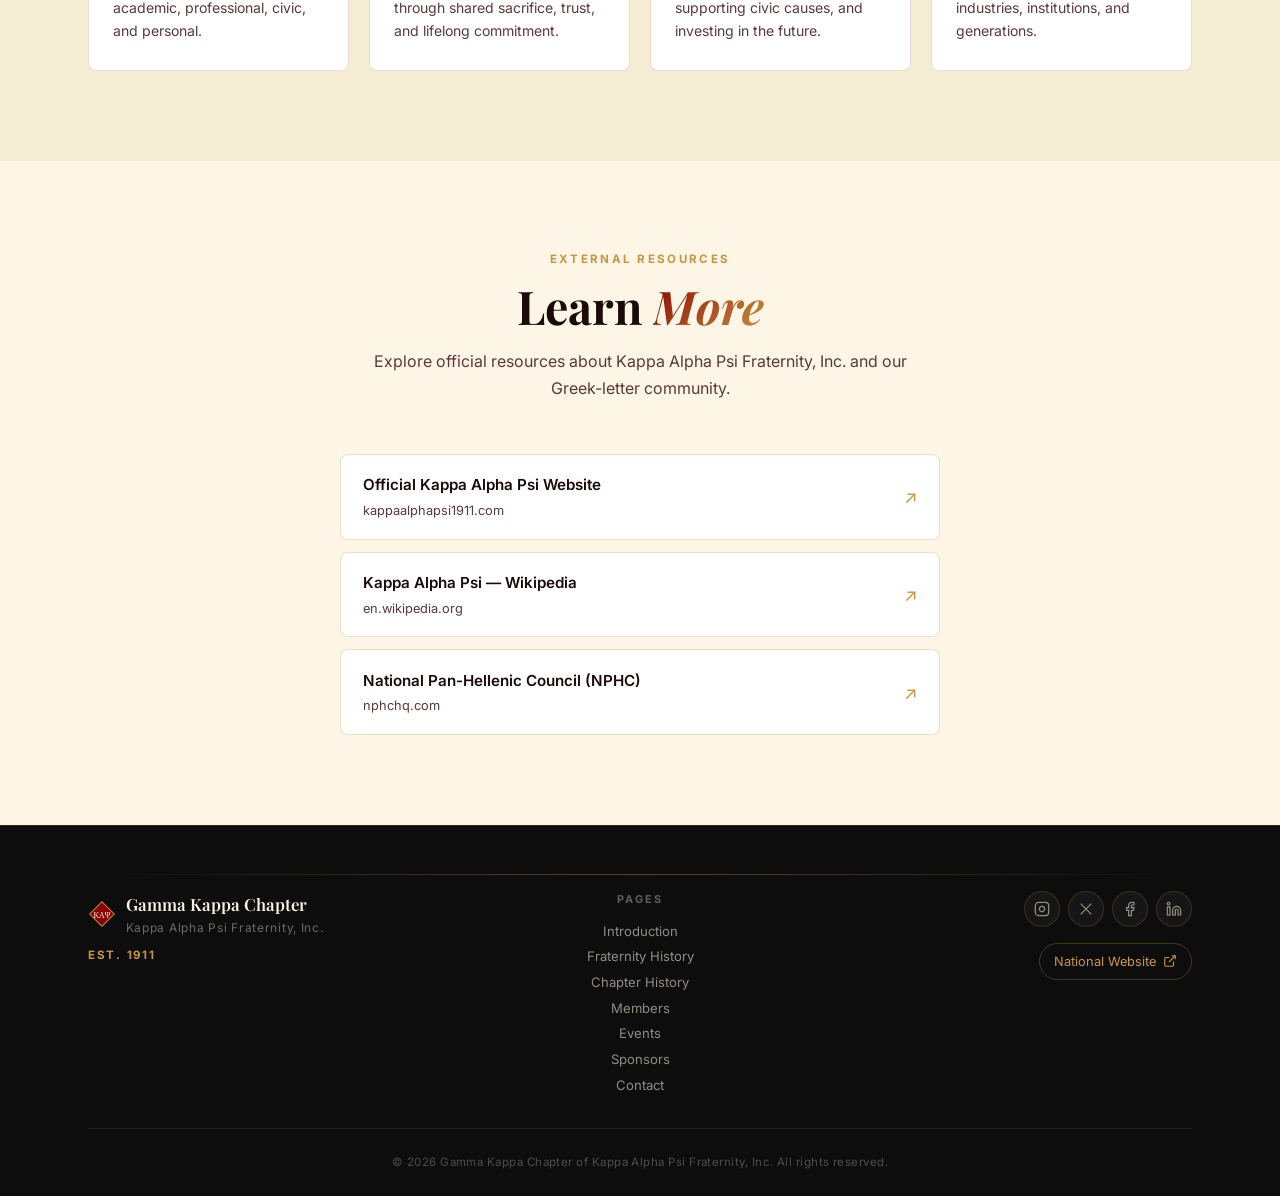
<file: about-fraternity.html>
<!DOCTYPE html>
<html lang="en">
<head>
  <meta charset="UTF-8"/>
  <meta name="viewport" content="width=device-width, initial-scale=1.0"/>
  <title>Fraternity History · Gamma Kappa Chapter · Kappa Alpha Psi</title>
  <meta name="description" content="The history of Kappa Alpha Psi Fraternity, Inc. — founded January 5, 1911 at Indiana University."/>
  <link rel="preconnect" href="https://fonts.googleapis.com"/>
  <link rel="preconnect" href="https://fonts.gstatic.com" crossorigin/>
  <link href="https://fonts.googleapis.com/css2?family=Playfair+Display:ital,wght@0,400;0,500;0,600;0,700;0,900;1,400;1,700&family=Inter:wght@300;400;500;600;700&display=swap" rel="stylesheet"/>
  <link rel="stylesheet" href="styles.css"/>
</head>
<body>

<div class="page-transition" id="pageTransition" aria-hidden="true"></div>

<!-- NAVBAR -->
<header class="navbar scrolled" id="navbar" role="banner">
  <div class="navbar-inner">
    <a href="index.html" class="navbar-logo" aria-label="Gamma Kappa Chapter home">
      <div class="logo-diamond-wrap" aria-hidden="true">
        <svg viewBox="0 0 40 40" width="36" height="36" fill="none"><polygon points="20,2 38,20 20,38 2,20" fill="#8B0000" stroke="#C8963E" stroke-width="1.5"/><polygon points="20,8 32,20 20,32 8,20" fill="none" stroke="#C8963E" stroke-width="0.8" opacity="0.6"/><text x="20" y="24" text-anchor="middle" font-family="serif" font-size="10" font-weight="700" fill="#FDF5E6">ΚΑΨ</text></svg>
      </div>
      <div class="logo-text">Gamma Kappa<small>Kappa Alpha Psi</small></div>
    </a>
    <nav class="navbar-links" role="navigation" aria-label="Primary">
      <a href="index.html" class="nav-link">Introduction</a>
      <a href="about-fraternity.html" class="nav-link">Fraternity History</a>
      <a href="about-chapter.html" class="nav-link">Chapter History</a>
      <a href="members.html" class="nav-link">Members</a>
      <a href="events.html" class="nav-link">Events</a>
      <a href="sponsors.html" class="nav-link">Sponsors</a>
      <a href="contact.html" class="nav-link">Contact</a>
    </nav>
    <button class="hamburger" id="hamburger" aria-label="Toggle menu" aria-expanded="false" aria-controls="mobileMenu">
      <span class="bar"></span><span class="bar"></span><span class="bar"></span>
    </button>
  </div>
  <div class="mobile-menu" id="mobileMenu" aria-hidden="true">
    <a href="index.html" class="mobile-nav-link">Introduction</a>
    <a href="about-fraternity.html" class="mobile-nav-link">Fraternity History</a>
    <a href="about-chapter.html" class="mobile-nav-link">Chapter History</a>
    <a href="members.html" class="mobile-nav-link">Members</a>
    <a href="events.html" class="mobile-nav-link">Events</a>
    <a href="sponsors.html" class="mobile-nav-link">Sponsors</a>
    <a href="contact.html" class="mobile-nav-link">Contact</a>
  </div>
</header>

<main>

  <!-- HERO BANNER -->
  <section class="hero hero--page" aria-label="Fraternity History hero">
    <canvas class="diamond-canvas" aria-hidden="true"></canvas>
    <div class="hero-overlay" aria-hidden="true"></div>
    <div class="hero-content">
      <p class="hero-eyebrow reveal-fade">Our Foundation</p>
      <h1 class="hero-title reveal-up" style="font-size:clamp(2rem,5vw,4rem)">
        <span class="cream-text">Our</span>
        <span class="gradient-text">Fraternity</span>
      </h1>
      <p class="hero-subtitle reveal-up">The History of Kappa Alpha Psi Fraternity, Inc.</p>
    </div>
  </section>

  <!-- TIMELINE -->
  <section class="section" aria-labelledby="timeline-heading">
    <div class="container">
      <div class="section-header reveal-up">
        <p class="section-eyebrow">Since 1911</p>
        <h2 class="section-title" id="timeline-heading">The History of <em>Kappa Alpha Psi</em></h2>
        <p class="section-desc">Over a century of achievement, brotherhood, and service — from a small campus in Indiana to a global fraternity.</p>
      </div>
      <div class="timeline" aria-label="Fraternity timeline">
        <div class="timeline-item reveal-fade">
          <div class="timeline-year">1911</div>
          <div class="timeline-dot"><div class="timeline-dot-inner"></div></div>
          <div class="timeline-content">
            <h4>The Founding</h4>
            <p>On January 5, 1911, Elder Watson Diggs and nine other founders established Kappa Alpha Nu (later Kappa Alpha Psi) at Indiana University, Bloomington, Indiana. The fraternity was born from a vision of achievement for Black men in higher education.</p>
          </div>
        </div>
        <div class="timeline-item reveal-fade">
          <div class="timeline-year">1915</div>
          <div class="timeline-dot"><div class="timeline-dot-inner"></div></div>
          <div class="timeline-content">
            <h4>A Name for the Ages</h4>
            <p>The fraternity's name was formally changed from Kappa Alpha Nu to Kappa Alpha Psi, adopting the Greek letters that would come to represent excellence and brotherhood across the nation.</p>
          </div>
        </div>
        <div class="timeline-item reveal-fade">
          <div class="timeline-year">1920s</div>
          <div class="timeline-dot"><div class="timeline-dot-inner"></div></div>
          <div class="timeline-content">
            <h4>National Expansion</h4>
            <p>Kappa Alpha Psi expanded rapidly throughout historically Black colleges and universities (HBCUs), establishing chapters from coast to coast. The fraternity became a symbol of academic excellence and civic engagement.</p>
          </div>
        </div>
        <div class="timeline-item reveal-fade">
          <div class="timeline-year">1940s</div>
          <div class="timeline-dot"><div class="timeline-dot-inner"></div></div>
          <div class="timeline-content">
            <h4>Service in Wartime</h4>
            <p>Members of Kappa Alpha Psi served with distinction in World War II. Despite the challenges of a segregated military, Kappa men demonstrated valor and leadership. The fraternity grew internationally during this decade.</p>
          </div>
        </div>
        <div class="timeline-item reveal-fade">
          <div class="timeline-year">1974</div>
          <div class="timeline-dot"><div class="timeline-dot-inner"></div></div>
          <div class="timeline-content">
            <h4>Incorporated Under Indiana Law</h4>
            <p>Kappa Alpha Psi Fraternity was formally incorporated under the laws of the State of Indiana, solidifying its organizational structure and legal standing as it continued to grow nationally.</p>
          </div>
        </div>
        <div class="timeline-item reveal-fade">
          <div class="timeline-year">2000s</div>
          <div class="timeline-dot"><div class="timeline-dot-inner"></div></div>
          <div class="timeline-content">
            <h4>Global Reach</h4>
            <p>With over 700 chapters established across the United States and internationally, Kappa Alpha Psi entered the new millennium as one of the most influential Black Greek-letter organizations in the world.</p>
          </div>
        </div>
        <div class="timeline-item reveal-fade">
          <div class="timeline-year">Present</div>
          <div class="timeline-dot"><div class="timeline-dot-inner"></div></div>
          <div class="timeline-content">
            <h4>A Living Legacy</h4>
            <p>Today, Kappa Alpha Psi counts over 160,000 initiated members worldwide. The fraternity's Guide Right program continues to mentor young men, and chapters like Gamma Kappa carry the torch into the next generation.</p>
          </div>
        </div>
      </div>
    </div>
  </section>

  <!-- NOTABLE ALUMNI -->
  <section class="section section--dark" aria-labelledby="notable-heading">
    <div class="container">
      <div class="section-header reveal-up">
        <p class="section-eyebrow">Brotherhood in Excellence</p>
        <h2 class="section-title section-title--light" id="notable-heading">Notable <em>Kappa Men</em></h2>
        <p class="section-desc section-desc--light">These are illustrative examples of the caliber of men associated with Kappa Alpha Psi. Kappa men have distinguished themselves across every field of human endeavor.</p>
      </div>
      <div class="grid-3" data-stagger-parent>
        <div class="notable-card reveal-up">
          <div class="diamond-avatar" aria-hidden="true">
            <svg viewBox="0 0 80 80" width="72" height="72" fill="none"><polygon points="40,4 76,40 40,76 4,40" fill="#8B0000" stroke="#C8963E" stroke-width="1.5"/><text x="40" y="46" text-anchor="middle" font-size="20" font-family="serif" fill="#FDF5E6">Κ</text></svg>
          </div>
          <p class="notable-name">Lionel Richie</p>
          <p class="notable-field">Music &amp; Entertainment</p>
          <p class="notable-desc">Grammy Award–winning artist and Tuskegee University alumnus who became one of the best-selling music artists of all time.</p>
          <p class="notable-disclaimer">* Illustrative example — Notable Kappa Man</p>
        </div>
        <div class="notable-card reveal-up">
          <div class="diamond-avatar" aria-hidden="true">
            <svg viewBox="0 0 80 80" width="72" height="72" fill="none"><polygon points="40,4 76,40 40,76 4,40" fill="#8B0000" stroke="#C8963E" stroke-width="1.5"/><text x="40" y="46" text-anchor="middle" font-size="20" font-family="serif" fill="#FDF5E6">Α</text></svg>
          </div>
          <p class="notable-name">Colin Powell</p>
          <p class="notable-field">Military &amp; Public Service</p>
          <p class="notable-desc">Four-star general and 65th United States Secretary of State — one of the most respected figures in American military and diplomatic history.</p>
          <p class="notable-disclaimer">* Illustrative example — Notable Kappa Man</p>
        </div>
        <div class="notable-card reveal-up">
          <div class="diamond-avatar" aria-hidden="true">
            <svg viewBox="0 0 80 80" width="72" height="72" fill="none"><polygon points="40,4 76,40 40,76 4,40" fill="#8B0000" stroke="#C8963E" stroke-width="1.5"/><text x="40" y="46" text-anchor="middle" font-size="20" font-family="serif" fill="#FDF5E6">Ψ</text></svg>
          </div>
          <p class="notable-name">A. Phillip Randolph</p>
          <p class="notable-field">Civil Rights &amp; Labor</p>
          <p class="notable-desc">Civil rights leader, labor organizer, and founder of the Brotherhood of Sleeping Car Porters — a pioneering force for equality in America.</p>
          <p class="notable-disclaimer">* Illustrative example — Notable Kappa Man</p>
        </div>
      </div>
    </div>
  </section>

  <!-- CORE VALUES -->
  <section class="section section--tinted" aria-labelledby="values-heading">
    <div class="container">
      <div class="section-header reveal-up">
        <p class="section-eyebrow">What We Stand For</p>
        <h2 class="section-title" id="values-heading">Core <em>Values</em></h2>
      </div>
      <div class="grid-4" data-stagger-parent>
        <div class="value-card reveal-up">
          <div class="value-icon" aria-hidden="true"><svg width="28" height="28" viewBox="0 0 24 24" fill="none" stroke="currentColor" stroke-width="1.8"><path d="M12 2L2 7l10 5 10-5-10-5z"/><path d="M2 17l10 5 10-5"/><path d="M2 12l10 5 10-5"/></svg></div>
          <p class="value-title">Achievement</p>
          <p class="value-desc">We pursue excellence in every field of human endeavor — academic, professional, civic, and personal.</p>
        </div>
        <div class="value-card reveal-up">
          <div class="value-icon" aria-hidden="true"><svg width="28" height="28" viewBox="0 0 24 24" fill="none" stroke="currentColor" stroke-width="1.8"><path d="M17 21v-2a4 4 0 0 0-4-4H5a4 4 0 0 0-4 4v2"/><circle cx="9" cy="7" r="4"/><path d="M23 21v-2a4 4 0 0 0-3-3.87"/><path d="M16 3.13a4 4 0 0 1 0 7.75"/></svg></div>
          <p class="value-title">Brotherhood</p>
          <p class="value-desc">The bond between Kappa men is unbreakable — forged through shared sacrifice, trust, and lifelong commitment.</p>
        </div>
        <div class="value-card reveal-up">
          <div class="value-icon" aria-hidden="true"><svg width="28" height="28" viewBox="0 0 24 24" fill="none" stroke="currentColor" stroke-width="1.8"><path d="M3 9l9-7 9 7v11a2 2 0 0 1-2 2H5a2 2 0 0 1-2-2z"/><polyline points="9 22 9 12 15 12 15 22"/></svg></div>
          <p class="value-title">Service</p>
          <p class="value-desc">We serve our communities with intention — mentoring youth, supporting civic causes, and investing in the future.</p>
        </div>
        <div class="value-card reveal-up">
          <div class="value-icon" aria-hidden="true"><svg width="28" height="28" viewBox="0 0 24 24" fill="none" stroke="currentColor" stroke-width="1.8"><polygon points="12 2 15.09 8.26 22 9.27 17 14.14 18.18 21.02 12 17.77 5.82 21.02 7 14.14 2 9.27 8.91 8.26 12 2"/></svg></div>
          <p class="value-title">Leadership</p>
          <p class="value-desc">Kappa men lead with integrity, vision, and purpose — shaping industries, institutions, and generations.</p>
        </div>
      </div>
    </div>
  </section>

  <!-- LEARN MORE LINKS -->
  <section class="section" aria-labelledby="learn-heading">
    <div class="container">
      <div class="section-header reveal-up">
        <p class="section-eyebrow">External Resources</p>
        <h2 class="section-title" id="learn-heading">Learn <em>More</em></h2>
        <p class="section-desc">Explore official resources about Kappa Alpha Psi Fraternity, Inc. and our Greek-letter community.</p>
      </div>
      <div style="max-width:600px;margin:0 auto;display:flex;flex-direction:column;gap:0.75rem;" data-stagger-parent>
        <a href="https://kappaalphapsi1911.com" class="ext-link-card reveal-up" target="_blank" rel="noopener noreferrer">
          <div><p class="ext-link-card-title">Official Kappa Alpha Psi Website</p><p class="ext-link-card-sub">kappaalphapsi1911.com</p></div>
          <span class="ext-link-arrow" aria-hidden="true">↗</span>
        </a>
        <a href="https://en.wikipedia.org/wiki/Kappa_Alpha_Psi" class="ext-link-card reveal-up" target="_blank" rel="noopener noreferrer">
          <div><p class="ext-link-card-title">Kappa Alpha Psi — Wikipedia</p><p class="ext-link-card-sub">en.wikipedia.org</p></div>
          <span class="ext-link-arrow" aria-hidden="true">↗</span>
        </a>
        <a href="https://nphchq.com" class="ext-link-card reveal-up" target="_blank" rel="noopener noreferrer">
          <div><p class="ext-link-card-title">National Pan-Hellenic Council (NPHC)</p><p class="ext-link-card-sub">nphchq.com</p></div>
          <span class="ext-link-arrow" aria-hidden="true">↗</span>
        </a>
      </div>
    </div>
  </section>

</main>

<!-- FOOTER -->
<footer class="footer" role="contentinfo">
  <div class="container">
    <div class="footer-gold-divider" aria-hidden="true"></div>
    <div class="footer-top">
      <div class="footer-brand">
        <div class="footer-logo-row">
          <svg viewBox="0 0 32 32" width="28" height="28" fill="none" aria-hidden="true"><polygon points="16,2 30,16 16,30 2,16" fill="#8B0000" stroke="#C8963E" stroke-width="1.2"/><text x="16" y="20" text-anchor="middle" font-family="serif" font-size="9" fill="#FDF5E6">ΚΑΨ</text></svg>
          <div><p class="footer-chapter">Gamma Kappa Chapter</p><p class="footer-org">Kappa Alpha Psi Fraternity, Inc.</p></div>
        </div>
        <p class="footer-est">Est. 1911</p>
      </div>
      <div class="footer-nav-col">
        <p class="footer-nav-title">Pages</p>
        <nav class="footer-nav-links" aria-label="Footer navigation">
          <a href="index.html">Introduction</a>
          <a href="about-fraternity.html">Fraternity History</a>
          <a href="about-chapter.html">Chapter History</a>
          <a href="members.html">Members</a>
          <a href="events.html">Events</a>
          <a href="sponsors.html">Sponsors</a>
          <a href="contact.html">Contact</a>
        </nav>
      </div>
      <div class="footer-social-col">
        <div class="footer-social-row">
          <a href="#" class="footer-social-btn" aria-label="Instagram"><svg width="16" height="16" viewBox="0 0 24 24" fill="none" stroke="currentColor" stroke-width="1.8"><rect x="2" y="2" width="20" height="20" rx="5"/><path d="M16 11.37A4 4 0 1 1 12.63 8 4 4 0 0 1 16 11.37z"/><line x1="17.5" y1="6.5" x2="17.51" y2="6.5"/></svg></a>
          <a href="#" class="footer-social-btn" aria-label="Twitter/X"><svg width="16" height="16" viewBox="0 0 24 24" fill="none" stroke="currentColor" stroke-width="1.8"><path d="M4 4l16 16M4 20L20 4"/></svg></a>
          <a href="#" class="footer-social-btn" aria-label="Facebook"><svg width="16" height="16" viewBox="0 0 24 24" fill="none" stroke="currentColor" stroke-width="1.8"><path d="M18 2h-3a5 5 0 0 0-5 5v3H7v4h3v8h4v-8h3l1-4h-4V7a1 1 0 0 1 1-1h3z"/></svg></a>
          <a href="#" class="footer-social-btn" aria-label="LinkedIn"><svg width="16" height="16" viewBox="0 0 24 24" fill="none" stroke="currentColor" stroke-width="1.8"><path d="M16 8a6 6 0 0 1 6 6v7h-4v-7a2 2 0 0 0-2-2 2 2 0 0 0-2 2v7h-4v-7a6 6 0 0 1 6-6z"/><rect x="2" y="9" width="4" height="12"/><circle cx="4" cy="4" r="2"/></svg></a>
        </div>
        <a href="https://kappaalphapsi1911.com" class="footer-national-link" target="_blank" rel="noopener noreferrer">National Website <svg class="ext-icon" viewBox="0 0 24 24" fill="none" stroke="currentColor" stroke-width="2" aria-hidden="true"><path d="M18 13v6a2 2 0 0 1-2 2H5a2 2 0 0 1-2-2V8a2 2 0 0 1 2-2h6"/><polyline points="15 3 21 3 21 9"/><line x1="10" y1="14" x2="21" y2="3"/></svg></a>
      </div>
    </div>
    <div class="footer-bottom">
      <p class="footer-copy">&copy; <span class="footer-year"></span> Gamma Kappa Chapter of Kappa Alpha Psi Fraternity, Inc. All rights reserved.</p>
    </div>
  </div>
</footer>

<script src="app.js"></script>
</body>
</html>
</file>
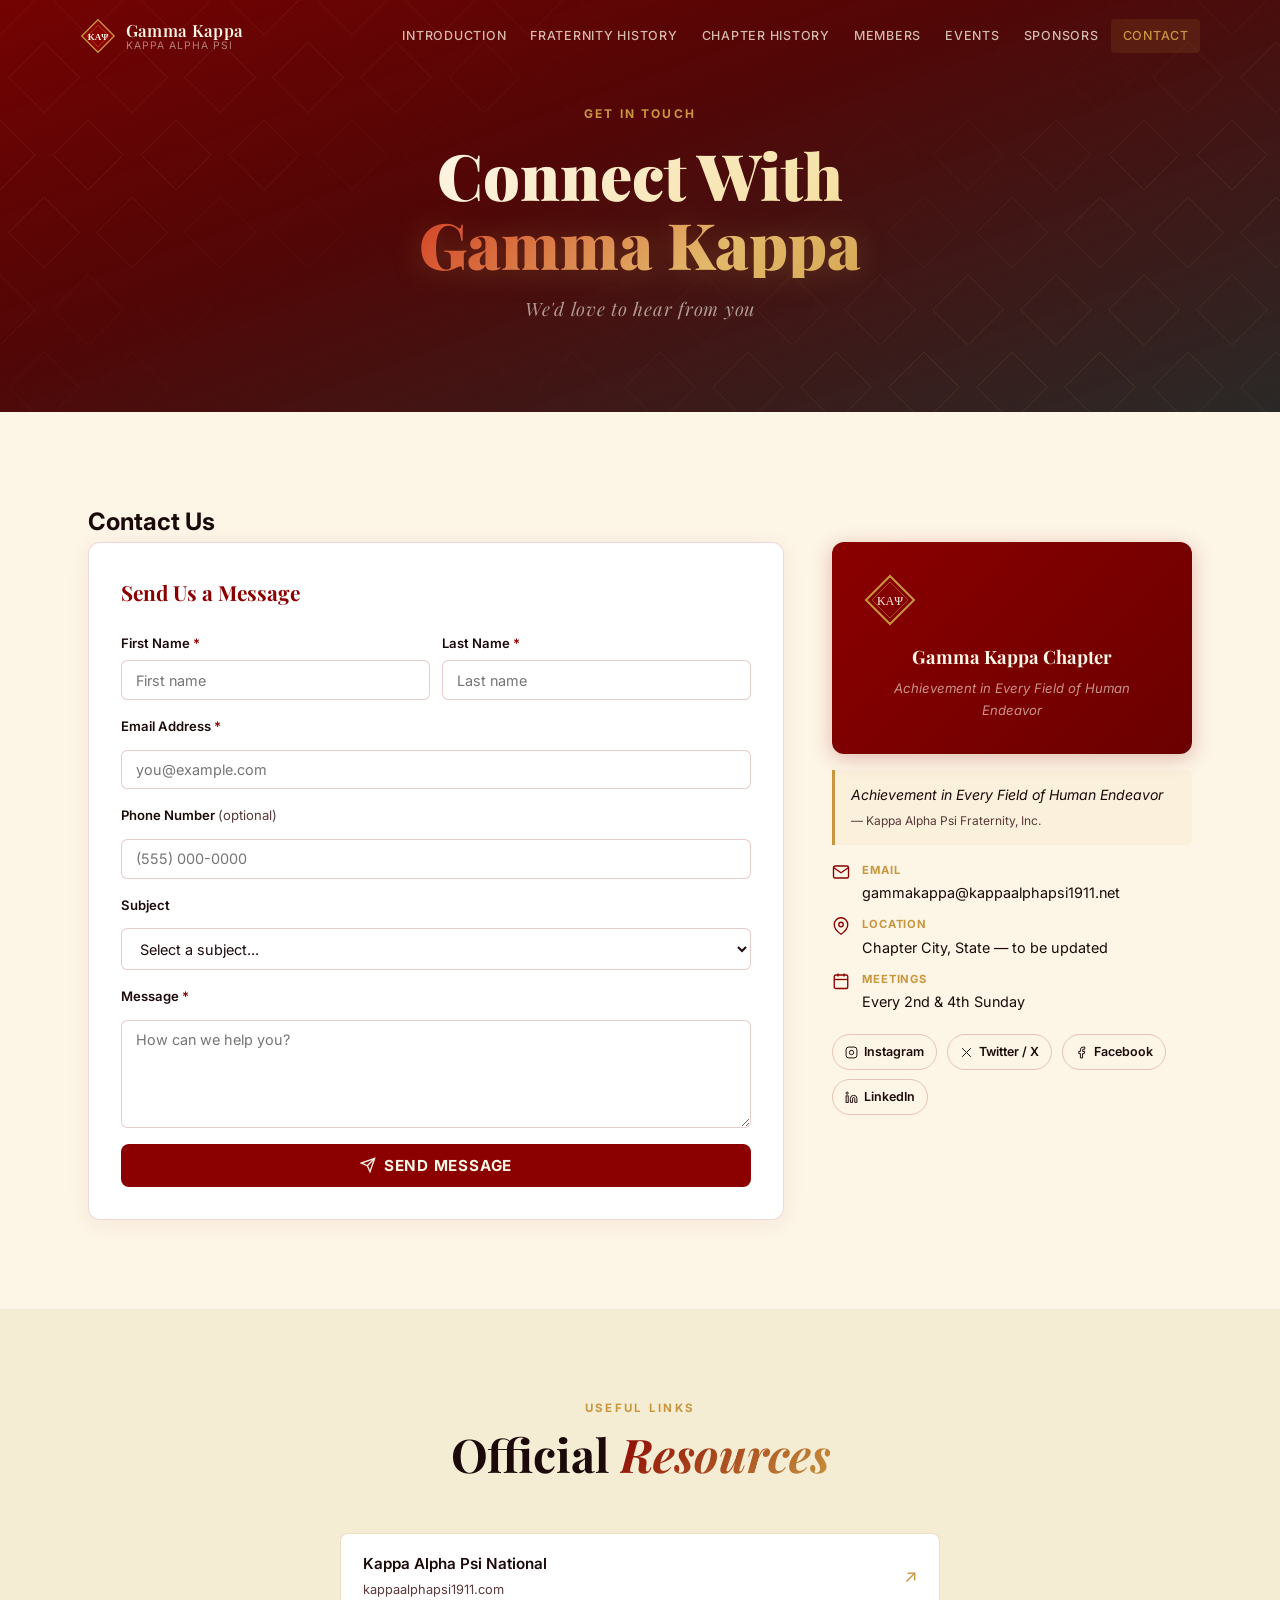
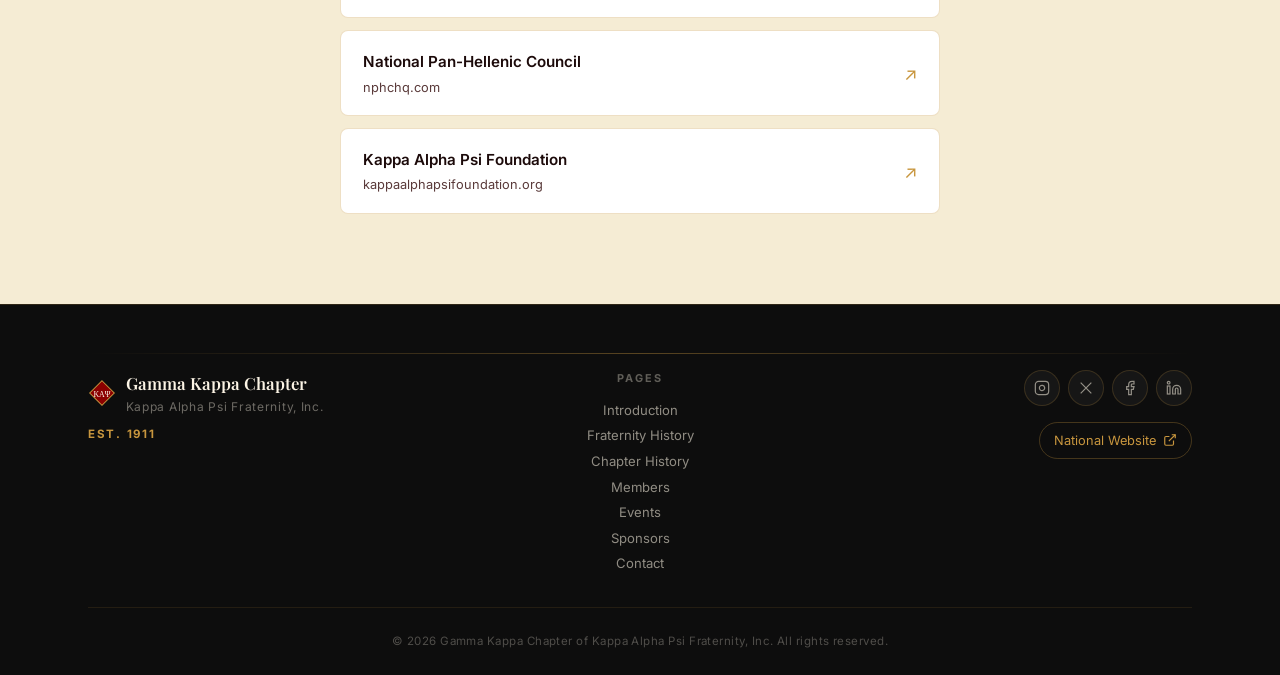
<file: contact.html>
<!DOCTYPE html>
<html lang="en">
<head>
  <meta charset="UTF-8"/>
  <meta name="viewport" content="width=device-width, initial-scale=1.0"/>
  <title>Contact · Gamma Kappa Chapter · Kappa Alpha Psi</title>
  <meta name="description" content="Contact the Gamma Kappa Chapter of Kappa Alpha Psi Fraternity, Inc."/>
  <link rel="preconnect" href="https://fonts.googleapis.com"/>
  <link rel="preconnect" href="https://fonts.gstatic.com" crossorigin/>
  <link href="https://fonts.googleapis.com/css2?family=Playfair+Display:ital,wght@0,400;0,500;0,600;0,700;0,900;1,400;1,700&family=Inter:wght@300;400;500;600;700&display=swap" rel="stylesheet"/>
  <link rel="stylesheet" href="styles.css"/>
  <style>
    .contact-form-wrap input,
    .contact-form-wrap select,
    .contact-form-wrap textarea {
      width: 100%;
      padding: 0.65rem 0.85rem;
      border: 1.5px solid rgba(139,0,0,0.2);
      border-radius: 0.4rem;
      font-family: 'Inter', sans-serif;
      font-size: 0.9rem;
      color: var(--text-primary, #2a2a2a);
      background: #fff;
      transition: border-color 0.2s, box-shadow 0.2s;
      box-sizing: border-box;
    }
    .contact-form-wrap input:focus,
    .contact-form-wrap select:focus,
    .contact-form-wrap textarea:focus {
      outline: none;
      border-color: #8B0000;
      box-shadow: 0 0 0 3px rgba(139,0,0,0.08);
    }
    .contact-form-wrap label {
      display: block;
      font-size: 0.82rem;
      font-weight: 600;
      color: var(--text-primary, #2a2a2a);
      margin-bottom: 0.35rem;
    }
    .form-group { margin-bottom: 1rem; }
    .form-row { display: grid; grid-template-columns: 1fr 1fr; gap: 0.75rem; margin-bottom: 1rem; }
    @media (max-width: 500px) { .form-row { grid-template-columns: 1fr; } }
    .contact-grid { display: grid; grid-template-columns: 1fr 360px; gap: 3rem; align-items: start; }
    @media (max-width: 900px) { .contact-grid { grid-template-columns: 1fr; } }
    .form-success { display: flex; align-items: center; gap: 0.6rem; padding: 0.85rem 1rem; background: rgba(34,139,34,0.07); border: 1.5px solid rgba(34,139,34,0.3); border-radius: 0.4rem; color: #1a6b1a; font-size: 0.9rem; margin-top: 1rem; }
    .form-error { display: flex; align-items: center; gap: 0.6rem; padding: 0.85rem 1rem; background: rgba(139,0,0,0.06); border: 1.5px solid rgba(139,0,0,0.25); border-radius: 0.4rem; color: #8B0000; font-size: 0.9rem; margin-top: 1rem; }
    .btn-full { width: 100%; justify-content: center; }
    .btn-primary { display: inline-flex; align-items: center; gap: 0.5rem; padding: 0.75rem 1.5rem; background: #8B0000; color: #FDF5E6; font-weight: 700; border-radius: 0.5rem; border: none; cursor: pointer; font-size: 0.95rem; font-family: 'Inter', sans-serif; transition: background 0.2s; }
    .btn-primary:hover { background: #6b0000; }
  </style>
</head>
<body>

<div class="page-transition" id="pageTransition" aria-hidden="true"></div>

<!-- NAVBAR -->
<header class="navbar scrolled" id="navbar" role="banner">
  <div class="navbar-inner">
    <a href="index.html" class="navbar-logo" aria-label="Gamma Kappa Chapter home">
      <div class="logo-diamond-wrap" aria-hidden="true">
        <svg viewBox="0 0 40 40" width="36" height="36" fill="none"><polygon points="20,2 38,20 20,38 2,20" fill="#8B0000" stroke="#C8963E" stroke-width="1.5"/><polygon points="20,8 32,20 20,32 8,20" fill="none" stroke="#C8963E" stroke-width="0.8" opacity="0.6"/><text x="20" y="24" text-anchor="middle" font-family="serif" font-size="10" font-weight="700" fill="#FDF5E6">ΚΑΨ</text></svg>
      </div>
      <div class="logo-text">Gamma Kappa<small>Kappa Alpha Psi</small></div>
    </a>
    <nav class="navbar-links" role="navigation" aria-label="Primary">
      <a href="index.html" class="nav-link">Introduction</a>
      <a href="about-fraternity.html" class="nav-link">Fraternity History</a>
      <a href="about-chapter.html" class="nav-link">Chapter History</a>
      <a href="members.html" class="nav-link">Members</a>
      <a href="events.html" class="nav-link">Events</a>
      <a href="sponsors.html" class="nav-link">Sponsors</a>
      <a href="contact.html" class="nav-link">Contact</a>
    </nav>
    <button class="hamburger" id="hamburger" aria-label="Toggle menu" aria-expanded="false" aria-controls="mobileMenu">
      <span class="bar"></span><span class="bar"></span><span class="bar"></span>
    </button>
  </div>
  <div class="mobile-menu" id="mobileMenu" aria-hidden="true">
    <a href="index.html" class="mobile-nav-link">Introduction</a>
    <a href="about-fraternity.html" class="mobile-nav-link">Fraternity History</a>
    <a href="about-chapter.html" class="mobile-nav-link">Chapter History</a>
    <a href="members.html" class="mobile-nav-link">Members</a>
    <a href="events.html" class="mobile-nav-link">Events</a>
    <a href="sponsors.html" class="mobile-nav-link">Sponsors</a>
    <a href="contact.html" class="mobile-nav-link">Contact</a>
  </div>
</header>

<main>

  <!-- HERO BANNER -->
  <section class="hero hero--page" aria-label="Contact hero">
    <canvas class="diamond-canvas" aria-hidden="true"></canvas>
    <div class="hero-overlay" aria-hidden="true"></div>
    <div class="hero-content">
      <p class="hero-eyebrow reveal-fade">Get In Touch</p>
      <h1 class="hero-title reveal-up" style="font-size:clamp(2rem,5vw,4rem)">
        <span class="cream-text">Connect With</span>
        <span class="gradient-text">Gamma Kappa</span>
      </h1>
      <p class="hero-subtitle reveal-up">We'd love to hear from you</p>
    </div>
  </section>

  <!-- CONTACT SECTION -->
  <section class="section" aria-labelledby="contact-heading">
    <div class="container">
      <h2 id="contact-heading" class="sr-only">Contact Us</h2>
      <div class="contact-grid reveal-up">

        <!-- LEFT: FORM -->
        <div class="contact-form-wrap" style="background:#fff;border:1.5px solid rgba(139,0,0,0.15);border-radius:0.75rem;padding:2rem;box-shadow:0 4px 24px rgba(139,0,0,0.06);">
          <h3 style="font-family:'Playfair Display',serif;font-size:1.3rem;color:#8B0000;margin:0 0 1.5rem;">Send Us a Message</h3>
          <form id="contactForm" novalidate>

            <div class="form-row">
              <div>
                <label for="firstName">First Name <span aria-hidden="true" style="color:#8B0000;">*</span></label>
                <input type="text" id="firstName" name="firstName" autocomplete="given-name" required placeholder="First name"/>
              </div>
              <div>
                <label for="lastName">Last Name <span aria-hidden="true" style="color:#8B0000;">*</span></label>
                <input type="text" id="lastName" name="lastName" autocomplete="family-name" required placeholder="Last name"/>
              </div>
            </div>

            <div class="form-group">
              <label for="email">Email Address <span aria-hidden="true" style="color:#8B0000;">*</span></label>
              <input type="email" id="email" name="email" autocomplete="email" required placeholder="you@example.com"/>
            </div>

            <div class="form-group">
              <label for="phone">Phone Number <span style="color:var(--text-muted,#888);font-weight:400;">(optional)</span></label>
              <input type="tel" id="phone" name="phone" autocomplete="tel" placeholder="(555) 000-0000"/>
            </div>

            <div class="form-group">
              <label for="subject">Subject</label>
              <select id="subject" name="subject">
                <option value="" disabled selected>Select a subject...</option>
                <option value="membership">Membership Inquiry</option>
                <option value="alumni">Alumni Connection</option>
                <option value="sponsorship">Sponsorship</option>
                <option value="events">Events &amp; Partnerships</option>
                <option value="general">General Inquiry</option>
              </select>
            </div>

            <div class="form-group">
              <label for="message">Message <span aria-hidden="true" style="color:#8B0000;">*</span></label>
              <textarea id="message" name="message" rows="5" required placeholder="How can we help you?"></textarea>
            </div>

            <button type="submit" id="submitBtn" class="btn btn-primary btn-full">
              <svg width="16" height="16" viewBox="0 0 24 24" fill="none" stroke="currentColor" stroke-width="2" aria-hidden="true"><line x1="22" y1="2" x2="11" y2="13"/><polygon points="22 2 15 22 11 13 2 9 22 2"/></svg>
              Send Message
            </button>

            <div id="formSuccess" hidden class="form-success" role="alert">
              <svg width="18" height="18" viewBox="0 0 24 24" fill="none" stroke="currentColor" stroke-width="2.5" aria-hidden="true"><polyline points="20 6 9 17 4 12"/></svg>
              Message sent! A brother will be in touch with you soon.
            </div>

            <div id="formError" hidden class="form-error" role="alert">
              <svg width="18" height="18" viewBox="0 0 24 24" fill="none" stroke="currentColor" stroke-width="2.5" aria-hidden="true"><path d="M10.29 3.86L1.82 18a2 2 0 0 0 1.71 3h16.94a2 2 0 0 0 1.71-3L13.71 3.86a2 2 0 0 0-3.42 0z"/><line x1="12" y1="9" x2="12" y2="13"/><line x1="12" y1="17" x2="12.01" y2="17"/></svg>
              Please fill in all required fields.
            </div>

          </form>
        </div>

        <!-- RIGHT: CONTACT INFO ASIDE -->
        <aside aria-label="Chapter contact information">

          <!-- Info card -->
          <div style="background:linear-gradient(135deg,#8B0000 0%,#6b0000 100%);border-radius:0.75rem;padding:2rem;text-align:center;box-shadow:0 4px 20px rgba(139,0,0,0.25);">
            <svg viewBox="0 0 52 52" width="52" height="52" fill="none" aria-hidden="true" style="margin-bottom:1rem;"><polygon points="26,2 50,26 26,50 2,26" fill="none" stroke="#C8963E" stroke-width="2"/><polygon points="26,8 44,26 26,44 8,26" fill="none" stroke="#C8963E" stroke-width="1" opacity="0.5"/><text x="26" y="31" text-anchor="middle" font-family="serif" font-size="12" fill="#FDF5E6">ΚΑΨ</text></svg>
            <h3 style="font-family:'Playfair Display',serif;font-size:1.15rem;color:#FDF5E6;margin:0 0 0.4rem;">Gamma Kappa Chapter</h3>
            <p class="info-motto" style="font-style:italic;color:rgba(253,245,230,0.6);font-size:0.82rem;margin:0;">Achievement in Every Field of Human Endeavor</p>
          </div>

          <!-- Motto callout -->
          <div style="margin-top:1rem;padding:0.85rem 1rem;background:rgba(200,150,62,0.06);border-left:3px solid #C8963E;border-radius:0 0.4rem 0.4rem 0;">
            <p style="font-size:0.88rem;font-style:italic;color:var(--text-primary,#2a2a2a);margin:0;">Achievement in Every Field of Human Endeavor</p>
            <p style="font-size:0.75rem;color:var(--text-muted,#888);margin-top:0.3rem;">— Kappa Alpha Psi Fraternity, Inc.</p>
          </div>

          <!-- Contact details -->
          <ul style="display:flex;flex-direction:column;gap:0.6rem;margin-top:1rem;list-style:none;padding:0;">

            <li style="display:flex;gap:0.75rem;align-items:flex-start;">
              <svg width="18" height="18" viewBox="0 0 24 24" fill="none" stroke="#8B0000" stroke-width="1.8" aria-hidden="true" style="flex-shrink:0;margin-top:2px;"><path d="M4 4h16c1.1 0 2 .9 2 2v12c0 1.1-.9 2-2 2H4c-1.1 0-2-.9-2-2V6c0-1.1.9-2 2-2z"/><polyline points="22,6 12,13 2,6"/></svg>
              <div>
                <span style="display:block;font-size:0.7rem;font-weight:700;letter-spacing:0.08em;text-transform:uppercase;color:#C8963E;">Email</span>
                <span style="font-size:0.9rem;color:var(--text-primary,#2a2a2a);">gammakappa@kappaalphapsi1911.net</span>
              </div>
            </li>

            <li style="display:flex;gap:0.75rem;align-items:flex-start;">
              <svg width="18" height="18" viewBox="0 0 24 24" fill="none" stroke="#8B0000" stroke-width="1.8" aria-hidden="true" style="flex-shrink:0;margin-top:2px;"><path d="M21 10c0 7-9 13-9 13s-9-6-9-13a9 9 0 0 1 18 0z"/><circle cx="12" cy="10" r="3"/></svg>
              <div>
                <span style="display:block;font-size:0.7rem;font-weight:700;letter-spacing:0.08em;text-transform:uppercase;color:#C8963E;">Location</span>
                <span style="font-size:0.9rem;color:var(--text-primary,#2a2a2a);">Chapter City, State — to be updated</span>
              </div>
            </li>

            <li style="display:flex;gap:0.75rem;align-items:flex-start;">
              <svg width="18" height="18" viewBox="0 0 24 24" fill="none" stroke="#8B0000" stroke-width="1.8" aria-hidden="true" style="flex-shrink:0;margin-top:2px;"><rect x="3" y="4" width="18" height="18" rx="2" ry="2"/><line x1="16" y1="2" x2="16" y2="6"/><line x1="8" y1="2" x2="8" y2="6"/><line x1="3" y1="10" x2="21" y2="10"/></svg>
              <div>
                <span style="display:block;font-size:0.7rem;font-weight:700;letter-spacing:0.08em;text-transform:uppercase;color:#C8963E;">Meetings</span>
                <span style="font-size:0.9rem;color:var(--text-primary,#2a2a2a);">Every 2nd &amp; 4th Sunday</span>
              </div>
            </li>

          </ul>

          <!-- Social pills -->
          <div style="display:flex;gap:0.6rem;flex-wrap:wrap;margin-top:1.25rem;">

            <a href="#" style="display:inline-flex;align-items:center;gap:0.4rem;padding:0.4rem 0.75rem;border-radius:99px;border:1.5px solid rgba(139,0,0,0.2);font-size:0.78rem;font-weight:600;color:var(--text-primary,#2a2a2a);text-decoration:none;transition:border-color 0.2s,background 0.2s;" aria-label="Instagram" onmouseover="this.style.borderColor='#8B0000'" onmouseout="this.style.borderColor='rgba(139,0,0,0.2)'">
              <svg width="13" height="13" viewBox="0 0 24 24" fill="none" stroke="currentColor" stroke-width="1.8" aria-hidden="true"><rect x="2" y="2" width="20" height="20" rx="5"/><path d="M16 11.37A4 4 0 1 1 12.63 8 4 4 0 0 1 16 11.37z"/><line x1="17.5" y1="6.5" x2="17.51" y2="6.5"/></svg>
              Instagram
            </a>

            <a href="#" style="display:inline-flex;align-items:center;gap:0.4rem;padding:0.4rem 0.75rem;border-radius:99px;border:1.5px solid rgba(139,0,0,0.2);font-size:0.78rem;font-weight:600;color:var(--text-primary,#2a2a2a);text-decoration:none;transition:border-color 0.2s;" aria-label="Twitter / X" onmouseover="this.style.borderColor='#8B0000'" onmouseout="this.style.borderColor='rgba(139,0,0,0.2)'">
              <svg width="13" height="13" viewBox="0 0 24 24" fill="none" stroke="currentColor" stroke-width="1.8" aria-hidden="true"><path d="M4 4l16 16M4 20L20 4"/></svg>
              Twitter / X
            </a>

            <a href="#" style="display:inline-flex;align-items:center;gap:0.4rem;padding:0.4rem 0.75rem;border-radius:99px;border:1.5px solid rgba(139,0,0,0.2);font-size:0.78rem;font-weight:600;color:var(--text-primary,#2a2a2a);text-decoration:none;transition:border-color 0.2s;" aria-label="Facebook" onmouseover="this.style.borderColor='#8B0000'" onmouseout="this.style.borderColor='rgba(139,0,0,0.2)'">
              <svg width="13" height="13" viewBox="0 0 24 24" fill="none" stroke="currentColor" stroke-width="1.8" aria-hidden="true"><path d="M18 2h-3a5 5 0 0 0-5 5v3H7v4h3v8h4v-8h3l1-4h-4V7a1 1 0 0 1 1-1h3z"/></svg>
              Facebook
            </a>

            <a href="#" style="display:inline-flex;align-items:center;gap:0.4rem;padding:0.4rem 0.75rem;border-radius:99px;border:1.5px solid rgba(139,0,0,0.2);font-size:0.78rem;font-weight:600;color:var(--text-primary,#2a2a2a);text-decoration:none;transition:border-color 0.2s;" aria-label="LinkedIn" onmouseover="this.style.borderColor='#8B0000'" onmouseout="this.style.borderColor='rgba(139,0,0,0.2)'">
              <svg width="13" height="13" viewBox="0 0 24 24" fill="none" stroke="currentColor" stroke-width="1.8" aria-hidden="true"><path d="M16 8a6 6 0 0 1 6 6v7h-4v-7a2 2 0 0 0-2-2 2 2 0 0 0-2 2v7h-4v-7a6 6 0 0 1 6-6z"/><rect x="2" y="9" width="4" height="12"/><circle cx="4" cy="4" r="2"/></svg>
              LinkedIn
            </a>

          </div>

        </aside>
      </div>
    </div>
  </section>

  <!-- EXTERNAL LINKS -->
  <section class="section section--tinted" aria-labelledby="resources-heading">
    <div class="container">
      <div class="section-header reveal-up">
        <p class="section-eyebrow">Useful Links</p>
        <h2 class="section-title" id="resources-heading">Official <em>Resources</em></h2>
      </div>
      <div style="max-width:600px;margin:0 auto;display:flex;flex-direction:column;gap:0.75rem;" data-stagger-parent>
        <a href="https://kappaalphapsi1911.com" class="ext-link-card reveal-up" target="_blank" rel="noopener noreferrer">
          <div><p class="ext-link-card-title">Kappa Alpha Psi National</p><p class="ext-link-card-sub">kappaalphapsi1911.com</p></div>
          <span class="ext-link-arrow" aria-hidden="true">↗</span>
        </a>
        <a href="https://nphchq.com" class="ext-link-card reveal-up" target="_blank" rel="noopener noreferrer">
          <div><p class="ext-link-card-title">National Pan-Hellenic Council</p><p class="ext-link-card-sub">nphchq.com</p></div>
          <span class="ext-link-arrow" aria-hidden="true">↗</span>
        </a>
        <a href="https://kappaalphapsifoundation.org" class="ext-link-card reveal-up" target="_blank" rel="noopener noreferrer">
          <div><p class="ext-link-card-title">Kappa Alpha Psi Foundation</p><p class="ext-link-card-sub">kappaalphapsifoundation.org</p></div>
          <span class="ext-link-arrow" aria-hidden="true">↗</span>
        </a>
      </div>
    </div>
  </section>

</main>

<!-- FOOTER -->
<footer class="footer" role="contentinfo">
  <div class="container">
    <div class="footer-gold-divider" aria-hidden="true"></div>
    <div class="footer-top">
      <div class="footer-brand">
        <div class="footer-logo-row">
          <svg viewBox="0 0 32 32" width="28" height="28" fill="none" aria-hidden="true"><polygon points="16,2 30,16 16,30 2,16" fill="#8B0000" stroke="#C8963E" stroke-width="1.2"/><text x="16" y="20" text-anchor="middle" font-family="serif" font-size="9" fill="#FDF5E6">ΚΑΨ</text></svg>
          <div><p class="footer-chapter">Gamma Kappa Chapter</p><p class="footer-org">Kappa Alpha Psi Fraternity, Inc.</p></div>
        </div>
        <p class="footer-est">Est. 1911</p>
      </div>
      <div class="footer-nav-col">
        <p class="footer-nav-title">Pages</p>
        <nav class="footer-nav-links" aria-label="Footer navigation">
          <a href="index.html">Introduction</a>
          <a href="about-fraternity.html">Fraternity History</a>
          <a href="about-chapter.html">Chapter History</a>
          <a href="members.html">Members</a>
          <a href="events.html">Events</a>
          <a href="sponsors.html">Sponsors</a>
          <a href="contact.html">Contact</a>
        </nav>
      </div>
      <div class="footer-social-col">
        <div class="footer-social-row">
          <a href="#" class="footer-social-btn" aria-label="Instagram"><svg width="16" height="16" viewBox="0 0 24 24" fill="none" stroke="currentColor" stroke-width="1.8"><rect x="2" y="2" width="20" height="20" rx="5"/><path d="M16 11.37A4 4 0 1 1 12.63 8 4 4 0 0 1 16 11.37z"/><line x1="17.5" y1="6.5" x2="17.51" y2="6.5"/></svg></a>
          <a href="#" class="footer-social-btn" aria-label="Twitter/X"><svg width="16" height="16" viewBox="0 0 24 24" fill="none" stroke="currentColor" stroke-width="1.8"><path d="M4 4l16 16M4 20L20 4"/></svg></a>
          <a href="#" class="footer-social-btn" aria-label="Facebook"><svg width="16" height="16" viewBox="0 0 24 24" fill="none" stroke="currentColor" stroke-width="1.8"><path d="M18 2h-3a5 5 0 0 0-5 5v3H7v4h3v8h4v-8h3l1-4h-4V7a1 1 0 0 1 1-1h3z"/></svg></a>
          <a href="#" class="footer-social-btn" aria-label="LinkedIn"><svg width="16" height="16" viewBox="0 0 24 24" fill="none" stroke="currentColor" stroke-width="1.8"><path d="M16 8a6 6 0 0 1 6 6v7h-4v-7a2 2 0 0 0-2-2 2 2 0 0 0-2 2v7h-4v-7a6 6 0 0 1 6-6z"/><rect x="2" y="9" width="4" height="12"/><circle cx="4" cy="4" r="2"/></svg></a>
        </div>
        <a href="https://kappaalphapsi1911.com" class="footer-national-link" target="_blank" rel="noopener noreferrer">National Website <svg class="ext-icon" viewBox="0 0 24 24" fill="none" stroke="currentColor" stroke-width="2" aria-hidden="true"><path d="M18 13v6a2 2 0 0 1-2 2H5a2 2 0 0 1-2-2V8a2 2 0 0 1 2-2h6"/><polyline points="15 3 21 3 21 9"/><line x1="10" y1="14" x2="21" y2="3"/></svg></a>
      </div>
    </div>
    <div class="footer-bottom">
      <p class="footer-copy">&copy; <span class="footer-year"></span> Gamma Kappa Chapter of Kappa Alpha Psi Fraternity, Inc. All rights reserved.</p>
    </div>
  </div>
</footer>

<script src="app.js"></script>
<script>
  // Contact form basic validation
  (function() {
    var form = document.getElementById('contactForm');
    var successEl = document.getElementById('formSuccess');
    var errorEl = document.getElementById('formError');
    if (!form) return;
    form.addEventListener('submit', function(e) {
      e.preventDefault();
      successEl.hidden = true;
      errorEl.hidden = true;
      var firstName = form.firstName.value.trim();
      var lastName = form.lastName.value.trim();
      var email = form.email.value.trim();
      var message = form.message.value.trim();
      if (!firstName || !lastName || !email || !message) {
        errorEl.hidden = false;
        return;
      }
      // Simulate success (no backend)
      successEl.hidden = false;
      form.reset();
    });
  })();
</script>
</body>
</html>
</file>
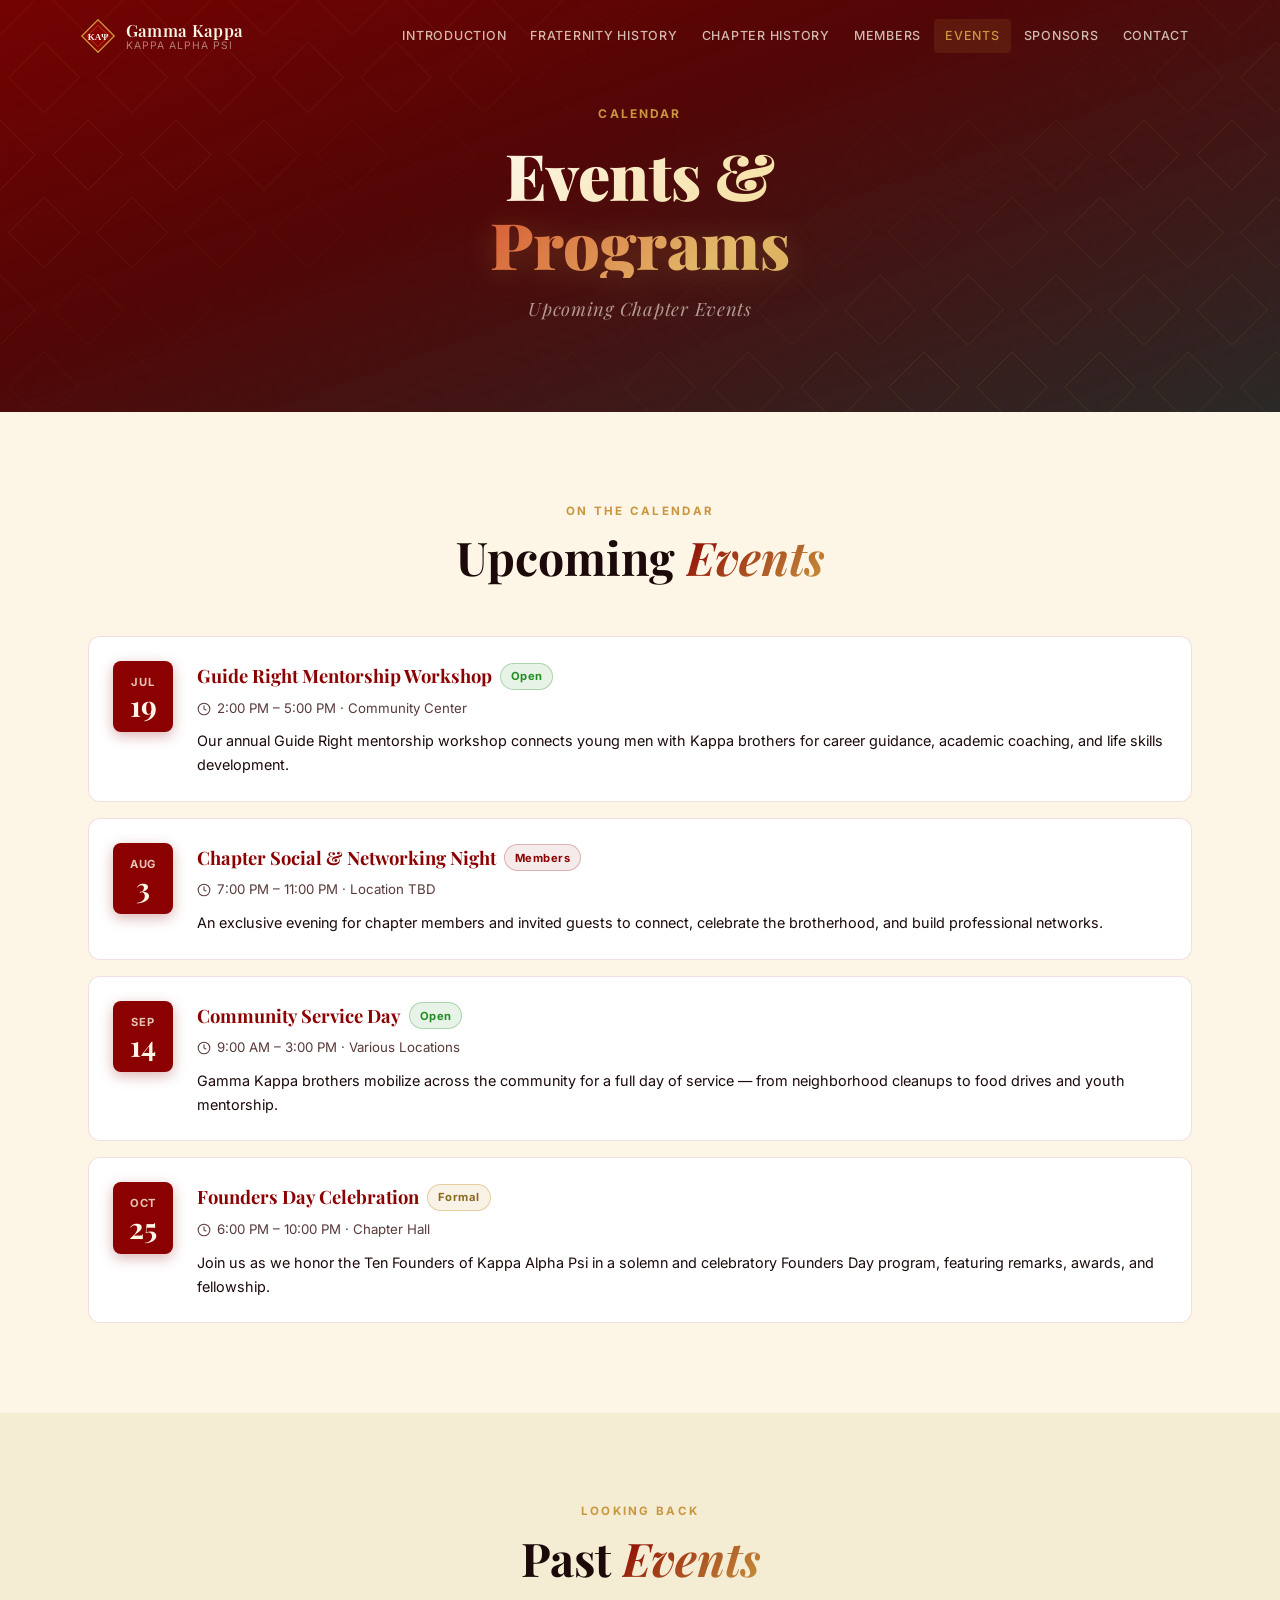
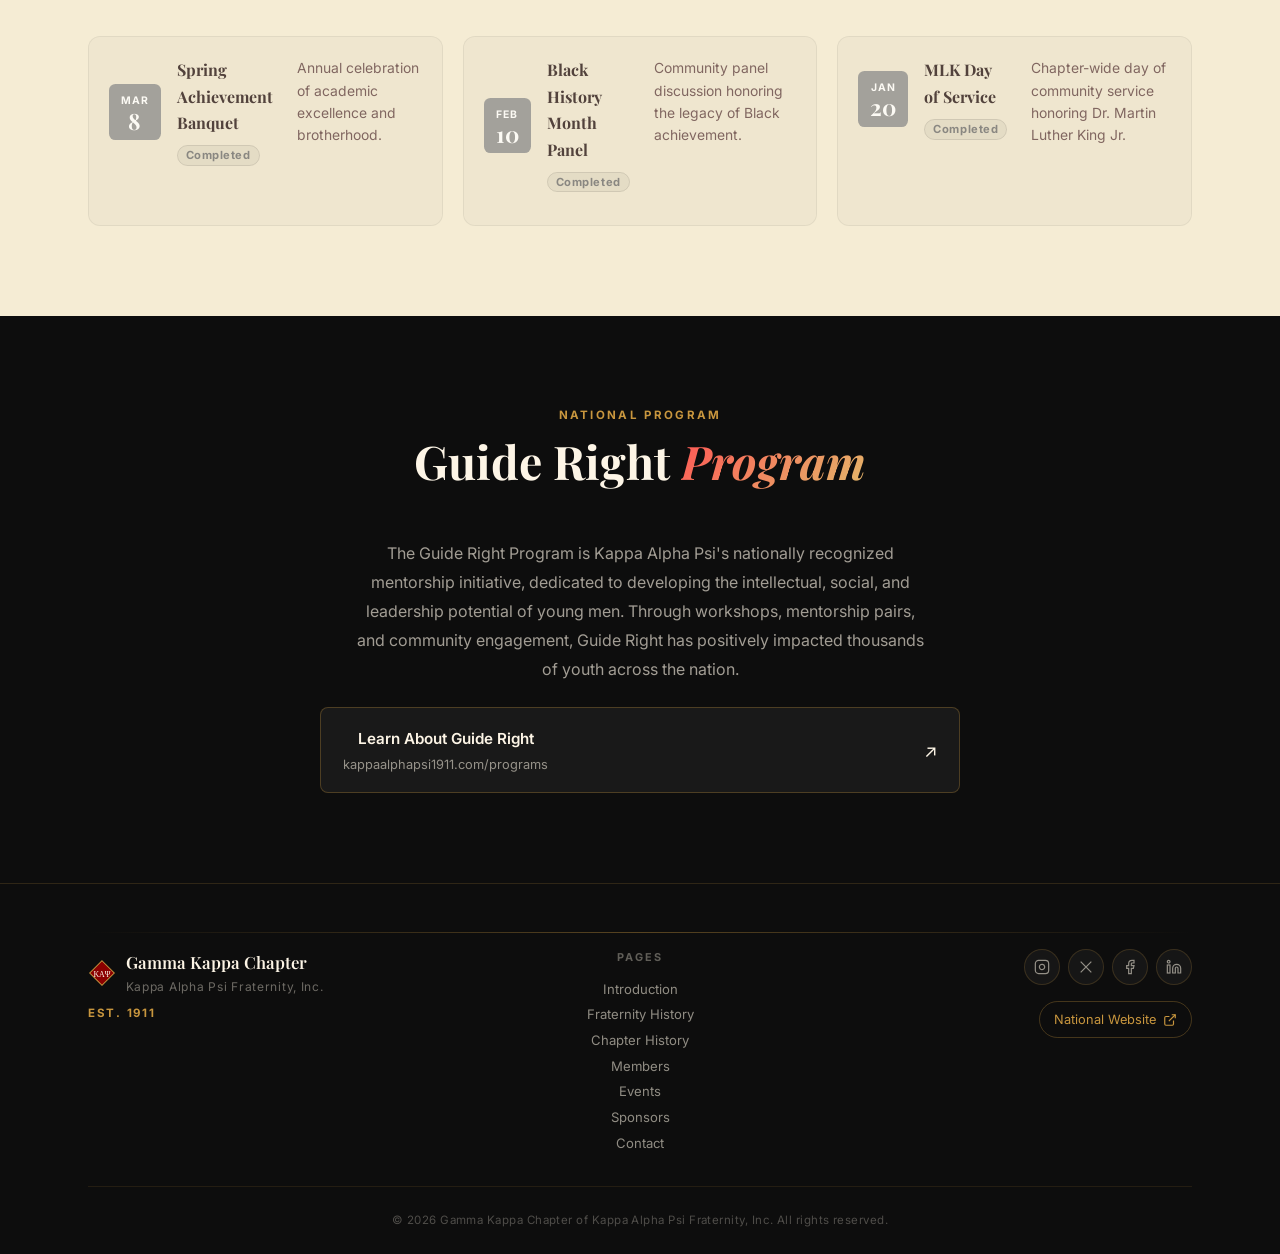
<file: events.html>
<!DOCTYPE html>
<html lang="en">
<head>
  <meta charset="UTF-8"/>
  <meta name="viewport" content="width=device-width, initial-scale=1.0"/>
  <title>Events &amp; Programs · Gamma Kappa Chapter · Kappa Alpha Psi</title>
  <meta name="description" content="Upcoming and past events hosted by the Gamma Kappa Chapter of Kappa Alpha Psi Fraternity, Inc."/>
  <link rel="preconnect" href="https://fonts.googleapis.com"/>
  <link rel="preconnect" href="https://fonts.gstatic.com" crossorigin/>
  <link href="https://fonts.googleapis.com/css2?family=Playfair+Display:ital,wght@0,400;0,500;0,600;0,700;0,900;1,400;1,700&family=Inter:wght@300;400;500;600;700&display=swap" rel="stylesheet"/>
  <link rel="stylesheet" href="styles.css"/>
</head>
<body>

<div class="page-transition" id="pageTransition" aria-hidden="true"></div>

<!-- NAVBAR -->
<header class="navbar scrolled" id="navbar" role="banner">
  <div class="navbar-inner">
    <a href="index.html" class="navbar-logo" aria-label="Gamma Kappa Chapter home">
      <div class="logo-diamond-wrap" aria-hidden="true">
        <svg viewBox="0 0 40 40" width="36" height="36" fill="none"><polygon points="20,2 38,20 20,38 2,20" fill="#8B0000" stroke="#C8963E" stroke-width="1.5"/><polygon points="20,8 32,20 20,32 8,20" fill="none" stroke="#C8963E" stroke-width="0.8" opacity="0.6"/><text x="20" y="24" text-anchor="middle" font-family="serif" font-size="10" font-weight="700" fill="#FDF5E6">ΚΑΨ</text></svg>
      </div>
      <div class="logo-text">Gamma Kappa<small>Kappa Alpha Psi</small></div>
    </a>
    <nav class="navbar-links" role="navigation" aria-label="Primary">
      <a href="index.html" class="nav-link">Introduction</a>
      <a href="about-fraternity.html" class="nav-link">Fraternity History</a>
      <a href="about-chapter.html" class="nav-link">Chapter History</a>
      <a href="members.html" class="nav-link">Members</a>
      <a href="events.html" class="nav-link">Events</a>
      <a href="sponsors.html" class="nav-link">Sponsors</a>
      <a href="contact.html" class="nav-link">Contact</a>
    </nav>
    <button class="hamburger" id="hamburger" aria-label="Toggle menu" aria-expanded="false" aria-controls="mobileMenu">
      <span class="bar"></span><span class="bar"></span><span class="bar"></span>
    </button>
  </div>
  <div class="mobile-menu" id="mobileMenu" aria-hidden="true">
    <a href="index.html" class="mobile-nav-link">Introduction</a>
    <a href="about-fraternity.html" class="mobile-nav-link">Fraternity History</a>
    <a href="about-chapter.html" class="mobile-nav-link">Chapter History</a>
    <a href="members.html" class="mobile-nav-link">Members</a>
    <a href="events.html" class="mobile-nav-link">Events</a>
    <a href="sponsors.html" class="mobile-nav-link">Sponsors</a>
    <a href="contact.html" class="mobile-nav-link">Contact</a>
  </div>
</header>

<main>

  <!-- HERO BANNER -->
  <section class="hero hero--page" aria-label="Events hero">
    <canvas class="diamond-canvas" aria-hidden="true"></canvas>
    <div class="hero-overlay" aria-hidden="true"></div>
    <div class="hero-content">
      <p class="hero-eyebrow reveal-fade">Calendar</p>
      <h1 class="hero-title reveal-up" style="font-size:clamp(2rem,5vw,4rem)">
        <span class="cream-text">Events &amp;</span>
        <span class="gradient-text">Programs</span>
      </h1>
      <p class="hero-subtitle reveal-up">Upcoming Chapter Events</p>
    </div>
  </section>

  <!-- UPCOMING EVENTS -->
  <section class="section" aria-labelledby="upcoming-heading">
    <div class="container">
      <div class="section-header reveal-up">
        <p class="section-eyebrow">On the Calendar</p>
        <h2 class="section-title" id="upcoming-heading">Upcoming <em>Events</em></h2>
      </div>
      <div class="events-list" style="display:flex;flex-direction:column;gap:1rem;">

        <!-- Event 1 -->
        <div class="event-card reveal-left" style="--stagger:0ms;background:var(--white,#fff);border:1.5px solid rgba(139,0,0,0.12);border-radius:0.75rem;padding:1.5rem;display:flex;gap:1.5rem;align-items:flex-start;">
          <div class="event-date" style="flex-shrink:0;background:#8B0000;color:#FDF5E6;border-radius:0.5rem;padding:0.75rem 1rem;text-align:center;min-width:60px;">
            <p style="font-size:0.7rem;font-weight:700;letter-spacing:0.08em;text-transform:uppercase;margin:0;opacity:0.8;">JUL</p>
            <p style="font-family:'Playfair Display',serif;font-size:1.8rem;font-weight:700;line-height:1;margin:0;">19</p>
          </div>
          <div style="flex:1;min-width:0;">
            <div style="display:flex;align-items:center;flex-wrap:wrap;gap:0.5rem;margin-bottom:0.4rem;">
              <h3 style="font-family:'Playfair Display',serif;font-size:1.15rem;color:var(--crimson-deep,#8B0000);margin:0;">Guide Right Mentorship Workshop</h3>
              <span class="badge badge-open" style="font-size:0.7rem;font-weight:700;letter-spacing:0.05em;padding:0.2rem 0.6rem;border-radius:99px;background:rgba(34,139,34,0.1);color:#228B22;border:1px solid rgba(34,139,34,0.3);">Open</span>
            </div>
            <p style="font-size:0.83rem;color:var(--text-muted,#888);display:flex;align-items:center;gap:0.4rem;margin-bottom:0.6rem;">
              <svg width="14" height="14" viewBox="0 0 24 24" fill="none" stroke="currentColor" stroke-width="1.8" aria-hidden="true"><circle cx="12" cy="12" r="10"/><polyline points="12 6 12 12 16 14"/></svg>
              2:00 PM – 5:00 PM &middot; Community Center
            </p>
            <p style="font-size:0.9rem;line-height:1.65;color:var(--text-primary,#2a2a2a);margin:0;">Our annual Guide Right mentorship workshop connects young men with Kappa brothers for career guidance, academic coaching, and life skills development.</p>
          </div>
        </div>

        <!-- Event 2 -->
        <div class="event-card reveal-left" style="--stagger:80ms;background:var(--white,#fff);border:1.5px solid rgba(139,0,0,0.12);border-radius:0.75rem;padding:1.5rem;display:flex;gap:1.5rem;align-items:flex-start;">
          <div class="event-date" style="flex-shrink:0;background:#8B0000;color:#FDF5E6;border-radius:0.5rem;padding:0.75rem 1rem;text-align:center;min-width:60px;">
            <p style="font-size:0.7rem;font-weight:700;letter-spacing:0.08em;text-transform:uppercase;margin:0;opacity:0.8;">AUG</p>
            <p style="font-family:'Playfair Display',serif;font-size:1.8rem;font-weight:700;line-height:1;margin:0;">3</p>
          </div>
          <div style="flex:1;min-width:0;">
            <div style="display:flex;align-items:center;flex-wrap:wrap;gap:0.5rem;margin-bottom:0.4rem;">
              <h3 style="font-family:'Playfair Display',serif;font-size:1.15rem;color:var(--crimson-deep,#8B0000);margin:0;">Chapter Social &amp; Networking Night</h3>
              <span class="badge badge-members" style="font-size:0.7rem;font-weight:700;letter-spacing:0.05em;padding:0.2rem 0.6rem;border-radius:99px;background:rgba(139,0,0,0.08);color:#8B0000;border:1px solid rgba(139,0,0,0.25);">Members</span>
            </div>
            <p style="font-size:0.83rem;color:var(--text-muted,#888);display:flex;align-items:center;gap:0.4rem;margin-bottom:0.6rem;">
              <svg width="14" height="14" viewBox="0 0 24 24" fill="none" stroke="currentColor" stroke-width="1.8" aria-hidden="true"><circle cx="12" cy="12" r="10"/><polyline points="12 6 12 12 16 14"/></svg>
              7:00 PM – 11:00 PM &middot; Location TBD
            </p>
            <p style="font-size:0.9rem;line-height:1.65;color:var(--text-primary,#2a2a2a);margin:0;">An exclusive evening for chapter members and invited guests to connect, celebrate the brotherhood, and build professional networks.</p>
          </div>
        </div>

        <!-- Event 3 -->
        <div class="event-card reveal-left" style="--stagger:160ms;background:var(--white,#fff);border:1.5px solid rgba(139,0,0,0.12);border-radius:0.75rem;padding:1.5rem;display:flex;gap:1.5rem;align-items:flex-start;">
          <div class="event-date" style="flex-shrink:0;background:#8B0000;color:#FDF5E6;border-radius:0.5rem;padding:0.75rem 1rem;text-align:center;min-width:60px;">
            <p style="font-size:0.7rem;font-weight:700;letter-spacing:0.08em;text-transform:uppercase;margin:0;opacity:0.8;">SEP</p>
            <p style="font-family:'Playfair Display',serif;font-size:1.8rem;font-weight:700;line-height:1;margin:0;">14</p>
          </div>
          <div style="flex:1;min-width:0;">
            <div style="display:flex;align-items:center;flex-wrap:wrap;gap:0.5rem;margin-bottom:0.4rem;">
              <h3 style="font-family:'Playfair Display',serif;font-size:1.15rem;color:var(--crimson-deep,#8B0000);margin:0;">Community Service Day</h3>
              <span class="badge badge-open" style="font-size:0.7rem;font-weight:700;letter-spacing:0.05em;padding:0.2rem 0.6rem;border-radius:99px;background:rgba(34,139,34,0.1);color:#228B22;border:1px solid rgba(34,139,34,0.3);">Open</span>
            </div>
            <p style="font-size:0.83rem;color:var(--text-muted,#888);display:flex;align-items:center;gap:0.4rem;margin-bottom:0.6rem;">
              <svg width="14" height="14" viewBox="0 0 24 24" fill="none" stroke="currentColor" stroke-width="1.8" aria-hidden="true"><circle cx="12" cy="12" r="10"/><polyline points="12 6 12 12 16 14"/></svg>
              9:00 AM – 3:00 PM &middot; Various Locations
            </p>
            <p style="font-size:0.9rem;line-height:1.65;color:var(--text-primary,#2a2a2a);margin:0;">Gamma Kappa brothers mobilize across the community for a full day of service — from neighborhood cleanups to food drives and youth mentorship.</p>
          </div>
        </div>

        <!-- Event 4 -->
        <div class="event-card reveal-left" style="--stagger:240ms;background:var(--white,#fff);border:1.5px solid rgba(139,0,0,0.12);border-radius:0.75rem;padding:1.5rem;display:flex;gap:1.5rem;align-items:flex-start;">
          <div class="event-date" style="flex-shrink:0;background:#8B0000;color:#FDF5E6;border-radius:0.5rem;padding:0.75rem 1rem;text-align:center;min-width:60px;">
            <p style="font-size:0.7rem;font-weight:700;letter-spacing:0.08em;text-transform:uppercase;margin:0;opacity:0.8;">OCT</p>
            <p style="font-family:'Playfair Display',serif;font-size:1.8rem;font-weight:700;line-height:1;margin:0;">25</p>
          </div>
          <div style="flex:1;min-width:0;">
            <div style="display:flex;align-items:center;flex-wrap:wrap;gap:0.5rem;margin-bottom:0.4rem;">
              <h3 style="font-family:'Playfair Display',serif;font-size:1.15rem;color:var(--crimson-deep,#8B0000);margin:0;">Founders Day Celebration</h3>
              <span class="badge badge-formal" style="font-size:0.7rem;font-weight:700;letter-spacing:0.05em;padding:0.2rem 0.6rem;border-radius:99px;background:rgba(200,150,62,0.12);color:#8a6820;border:1px solid rgba(200,150,62,0.4);">Formal</span>
            </div>
            <p style="font-size:0.83rem;color:var(--text-muted,#888);display:flex;align-items:center;gap:0.4rem;margin-bottom:0.6rem;">
              <svg width="14" height="14" viewBox="0 0 24 24" fill="none" stroke="currentColor" stroke-width="1.8" aria-hidden="true"><circle cx="12" cy="12" r="10"/><polyline points="12 6 12 12 16 14"/></svg>
              6:00 PM – 10:00 PM &middot; Chapter Hall
            </p>
            <p style="font-size:0.9rem;line-height:1.65;color:var(--text-primary,#2a2a2a);margin:0;">Join us as we honor the Ten Founders of Kappa Alpha Psi in a solemn and celebratory Founders Day program, featuring remarks, awards, and fellowship.</p>
          </div>
        </div>

      </div>
    </div>
  </section>

  <!-- PAST EVENTS -->
  <section class="section section--tinted" aria-labelledby="past-heading">
    <div class="container">
      <div class="section-header reveal-up">
        <p class="section-eyebrow">Looking Back</p>
        <h2 class="section-title" id="past-heading">Past <em>Events</em></h2>
      </div>
      <div class="grid-3" data-stagger-parent>

        <div class="event-card event-card--past reveal-up" style="background:rgba(0,0,0,0.03);border:1.5px solid rgba(0,0,0,0.08);border-radius:0.75rem;padding:1.25rem;opacity:0.75;">
          <div style="display:flex;align-items:center;gap:1rem;margin-bottom:0.75rem;">
            <div style="background:#888;color:#fff;border-radius:0.4rem;padding:0.5rem 0.75rem;text-align:center;flex-shrink:0;">
              <p style="font-size:0.65rem;font-weight:700;letter-spacing:0.08em;text-transform:uppercase;margin:0;">MAR</p>
              <p style="font-family:'Playfair Display',serif;font-size:1.4rem;font-weight:700;line-height:1;margin:0;">8</p>
            </div>
            <div>
              <h4 style="font-family:'Playfair Display',serif;font-size:1rem;color:var(--text-primary,#2a2a2a);margin:0 0 0.25rem;">Spring Achievement Banquet</h4>
              <span style="font-size:0.7rem;font-weight:700;letter-spacing:0.05em;padding:0.15rem 0.5rem;border-radius:99px;background:rgba(0,0,0,0.06);color:#666;border:1px solid rgba(0,0,0,0.12);">Completed</span>
            </div>
          </div>
          <p style="font-size:0.87rem;line-height:1.6;color:var(--text-muted,#888);margin:0;">Annual celebration of academic excellence and brotherhood.</p>
        </div>

        <div class="event-card event-card--past reveal-up" style="background:rgba(0,0,0,0.03);border:1.5px solid rgba(0,0,0,0.08);border-radius:0.75rem;padding:1.25rem;opacity:0.75;">
          <div style="display:flex;align-items:center;gap:1rem;margin-bottom:0.75rem;">
            <div style="background:#888;color:#fff;border-radius:0.4rem;padding:0.5rem 0.75rem;text-align:center;flex-shrink:0;">
              <p style="font-size:0.65rem;font-weight:700;letter-spacing:0.08em;text-transform:uppercase;margin:0;">FEB</p>
              <p style="font-family:'Playfair Display',serif;font-size:1.4rem;font-weight:700;line-height:1;margin:0;">10</p>
            </div>
            <div>
              <h4 style="font-family:'Playfair Display',serif;font-size:1rem;color:var(--text-primary,#2a2a2a);margin:0 0 0.25rem;">Black History Month Panel</h4>
              <span style="font-size:0.7rem;font-weight:700;letter-spacing:0.05em;padding:0.15rem 0.5rem;border-radius:99px;background:rgba(0,0,0,0.06);color:#666;border:1px solid rgba(0,0,0,0.12);">Completed</span>
            </div>
          </div>
          <p style="font-size:0.87rem;line-height:1.6;color:var(--text-muted,#888);margin:0;">Community panel discussion honoring the legacy of Black achievement.</p>
        </div>

        <div class="event-card event-card--past reveal-up" style="background:rgba(0,0,0,0.03);border:1.5px solid rgba(0,0,0,0.08);border-radius:0.75rem;padding:1.25rem;opacity:0.75;">
          <div style="display:flex;align-items:center;gap:1rem;margin-bottom:0.75rem;">
            <div style="background:#888;color:#fff;border-radius:0.4rem;padding:0.5rem 0.75rem;text-align:center;flex-shrink:0;">
              <p style="font-size:0.65rem;font-weight:700;letter-spacing:0.08em;text-transform:uppercase;margin:0;">JAN</p>
              <p style="font-family:'Playfair Display',serif;font-size:1.4rem;font-weight:700;line-height:1;margin:0;">20</p>
            </div>
            <div>
              <h4 style="font-family:'Playfair Display',serif;font-size:1rem;color:var(--text-primary,#2a2a2a);margin:0 0 0.25rem;">MLK Day of Service</h4>
              <span style="font-size:0.7rem;font-weight:700;letter-spacing:0.05em;padding:0.15rem 0.5rem;border-radius:99px;background:rgba(0,0,0,0.06);color:#666;border:1px solid rgba(0,0,0,0.12);">Completed</span>
            </div>
          </div>
          <p style="font-size:0.87rem;line-height:1.6;color:var(--text-muted,#888);margin:0;">Chapter-wide day of community service honoring Dr. Martin Luther King Jr.</p>
        </div>

      </div>
    </div>
  </section>

  <!-- GUIDE RIGHT PROGRAM -->
  <section class="section section--dark" aria-labelledby="guideright-heading">
    <div class="container">
      <div class="section-header reveal-up">
        <p class="section-eyebrow">National Program</p>
        <h2 class="section-title section-title--light" id="guideright-heading">Guide Right <em>Program</em></h2>
      </div>
      <div style="max-width:640px;margin:0 auto;text-align:center;">
        <p class="section-desc section-desc--light reveal-up" style="line-height:1.8;">The Guide Right Program is Kappa Alpha Psi's nationally recognized mentorship initiative, dedicated to developing the intellectual, social, and leadership potential of young men. Through workshops, mentorship pairs, and community engagement, Guide Right has positively impacted thousands of youth across the nation.</p>
        <div style="margin-top:1.5rem;">
          <a href="https://kappaalphapsi1911.com/programs" class="ext-link-card reveal-up" target="_blank" rel="noopener noreferrer" style="background:rgba(255,255,255,0.05);border-color:rgba(200,150,62,0.3);color:var(--cream,#FDF5E6);">
            <div><p class="ext-link-card-title" style="color:#FDF5E6;">Learn About Guide Right</p><p class="ext-link-card-sub" style="color:rgba(253,245,230,0.55);">kappaalphapsi1911.com/programs</p></div>
            <span class="ext-link-arrow" aria-hidden="true" style="color:#FDF5E6;">↗</span>
          </a>
        </div>
      </div>
    </div>
  </section>

</main>

<!-- FOOTER -->
<footer class="footer" role="contentinfo">
  <div class="container">
    <div class="footer-gold-divider" aria-hidden="true"></div>
    <div class="footer-top">
      <div class="footer-brand">
        <div class="footer-logo-row">
          <svg viewBox="0 0 32 32" width="28" height="28" fill="none" aria-hidden="true"><polygon points="16,2 30,16 16,30 2,16" fill="#8B0000" stroke="#C8963E" stroke-width="1.2"/><text x="16" y="20" text-anchor="middle" font-family="serif" font-size="9" fill="#FDF5E6">ΚΑΨ</text></svg>
          <div><p class="footer-chapter">Gamma Kappa Chapter</p><p class="footer-org">Kappa Alpha Psi Fraternity, Inc.</p></div>
        </div>
        <p class="footer-est">Est. 1911</p>
      </div>
      <div class="footer-nav-col">
        <p class="footer-nav-title">Pages</p>
        <nav class="footer-nav-links" aria-label="Footer navigation">
          <a href="index.html">Introduction</a>
          <a href="about-fraternity.html">Fraternity History</a>
          <a href="about-chapter.html">Chapter History</a>
          <a href="members.html">Members</a>
          <a href="events.html">Events</a>
          <a href="sponsors.html">Sponsors</a>
          <a href="contact.html">Contact</a>
        </nav>
      </div>
      <div class="footer-social-col">
        <div class="footer-social-row">
          <a href="#" class="footer-social-btn" aria-label="Instagram"><svg width="16" height="16" viewBox="0 0 24 24" fill="none" stroke="currentColor" stroke-width="1.8"><rect x="2" y="2" width="20" height="20" rx="5"/><path d="M16 11.37A4 4 0 1 1 12.63 8 4 4 0 0 1 16 11.37z"/><line x1="17.5" y1="6.5" x2="17.51" y2="6.5"/></svg></a>
          <a href="#" class="footer-social-btn" aria-label="Twitter/X"><svg width="16" height="16" viewBox="0 0 24 24" fill="none" stroke="currentColor" stroke-width="1.8"><path d="M4 4l16 16M4 20L20 4"/></svg></a>
          <a href="#" class="footer-social-btn" aria-label="Facebook"><svg width="16" height="16" viewBox="0 0 24 24" fill="none" stroke="currentColor" stroke-width="1.8"><path d="M18 2h-3a5 5 0 0 0-5 5v3H7v4h3v8h4v-8h3l1-4h-4V7a1 1 0 0 1 1-1h3z"/></svg></a>
          <a href="#" class="footer-social-btn" aria-label="LinkedIn"><svg width="16" height="16" viewBox="0 0 24 24" fill="none" stroke="currentColor" stroke-width="1.8"><path d="M16 8a6 6 0 0 1 6 6v7h-4v-7a2 2 0 0 0-2-2 2 2 0 0 0-2 2v7h-4v-7a6 6 0 0 1 6-6z"/><rect x="2" y="9" width="4" height="12"/><circle cx="4" cy="4" r="2"/></svg></a>
        </div>
        <a href="https://kappaalphapsi1911.com" class="footer-national-link" target="_blank" rel="noopener noreferrer">National Website <svg class="ext-icon" viewBox="0 0 24 24" fill="none" stroke="currentColor" stroke-width="2" aria-hidden="true"><path d="M18 13v6a2 2 0 0 1-2 2H5a2 2 0 0 1-2-2V8a2 2 0 0 1 2-2h6"/><polyline points="15 3 21 3 21 9"/><line x1="10" y1="14" x2="21" y2="3"/></svg></a>
      </div>
    </div>
    <div class="footer-bottom">
      <p class="footer-copy">&copy; <span class="footer-year"></span> Gamma Kappa Chapter of Kappa Alpha Psi Fraternity, Inc. All rights reserved.</p>
    </div>
  </div>
</footer>

<script src="app.js"></script>
</body>
</html>
</file>
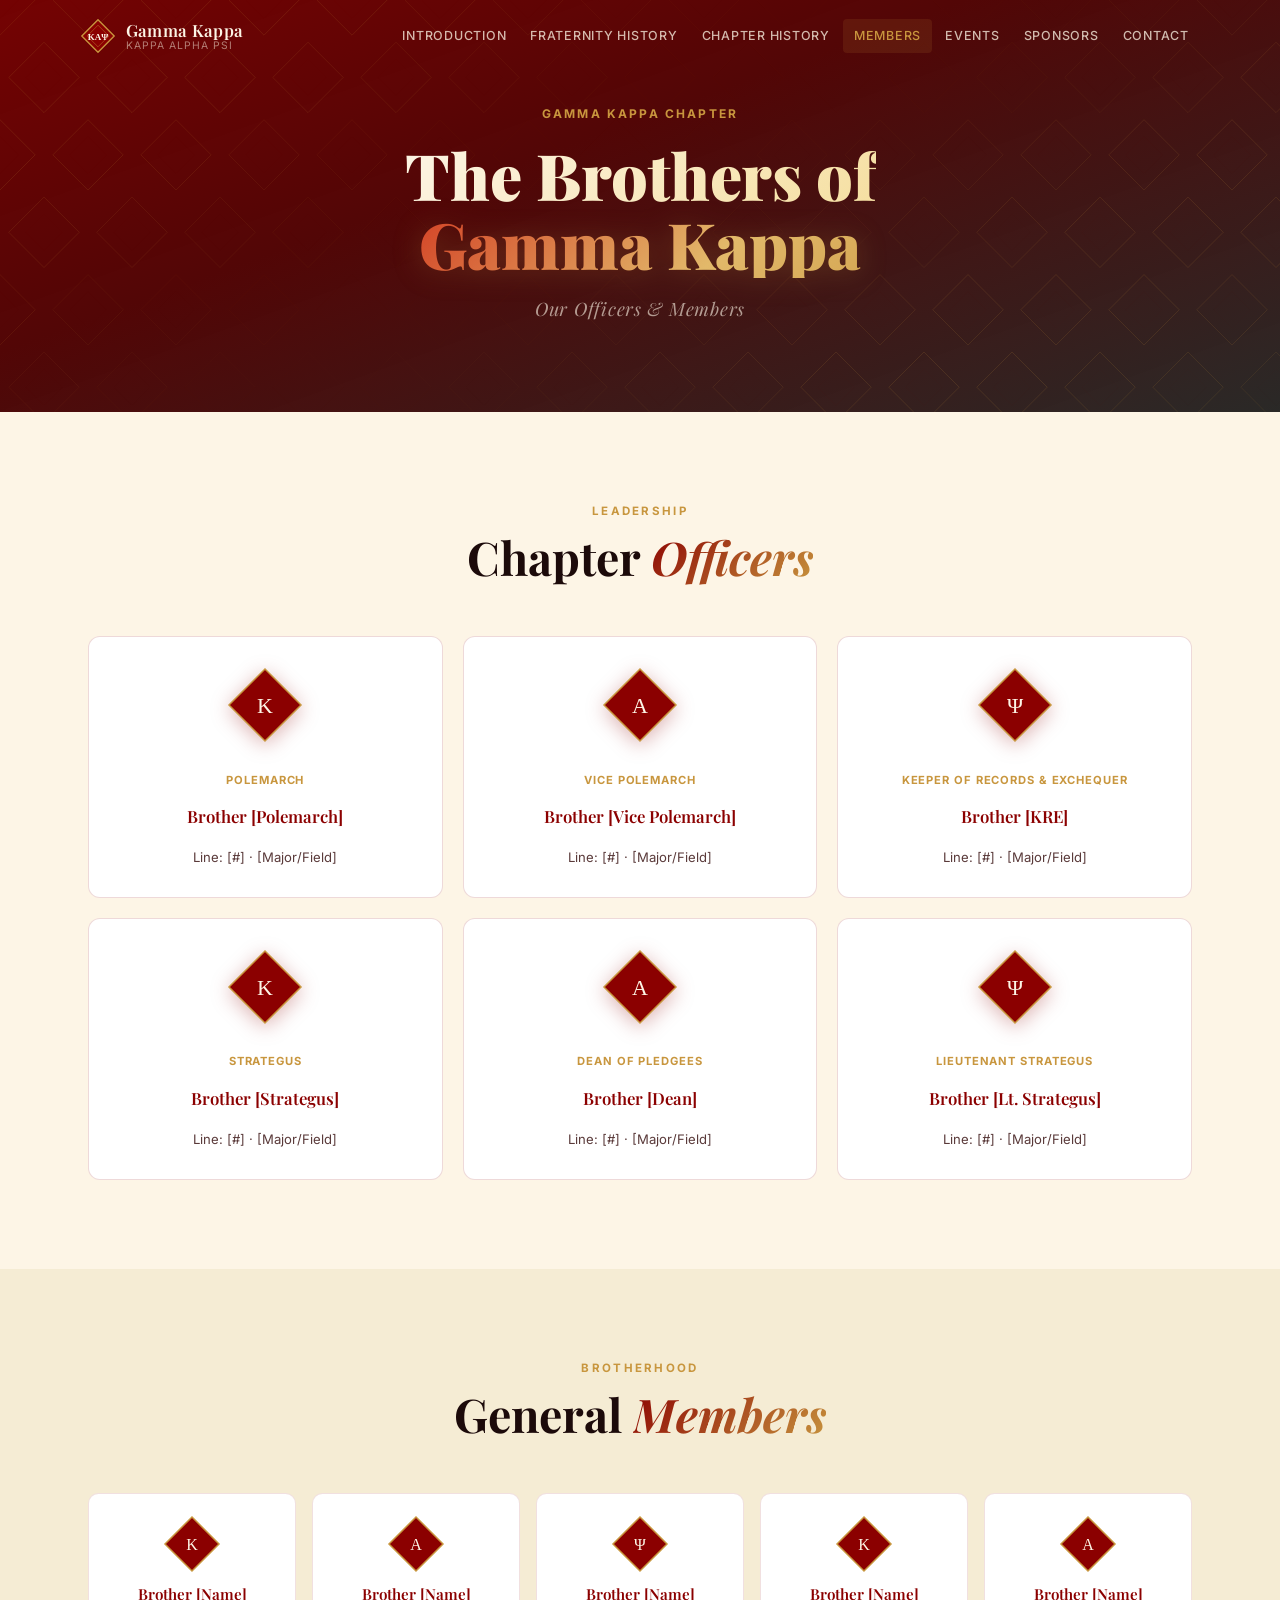
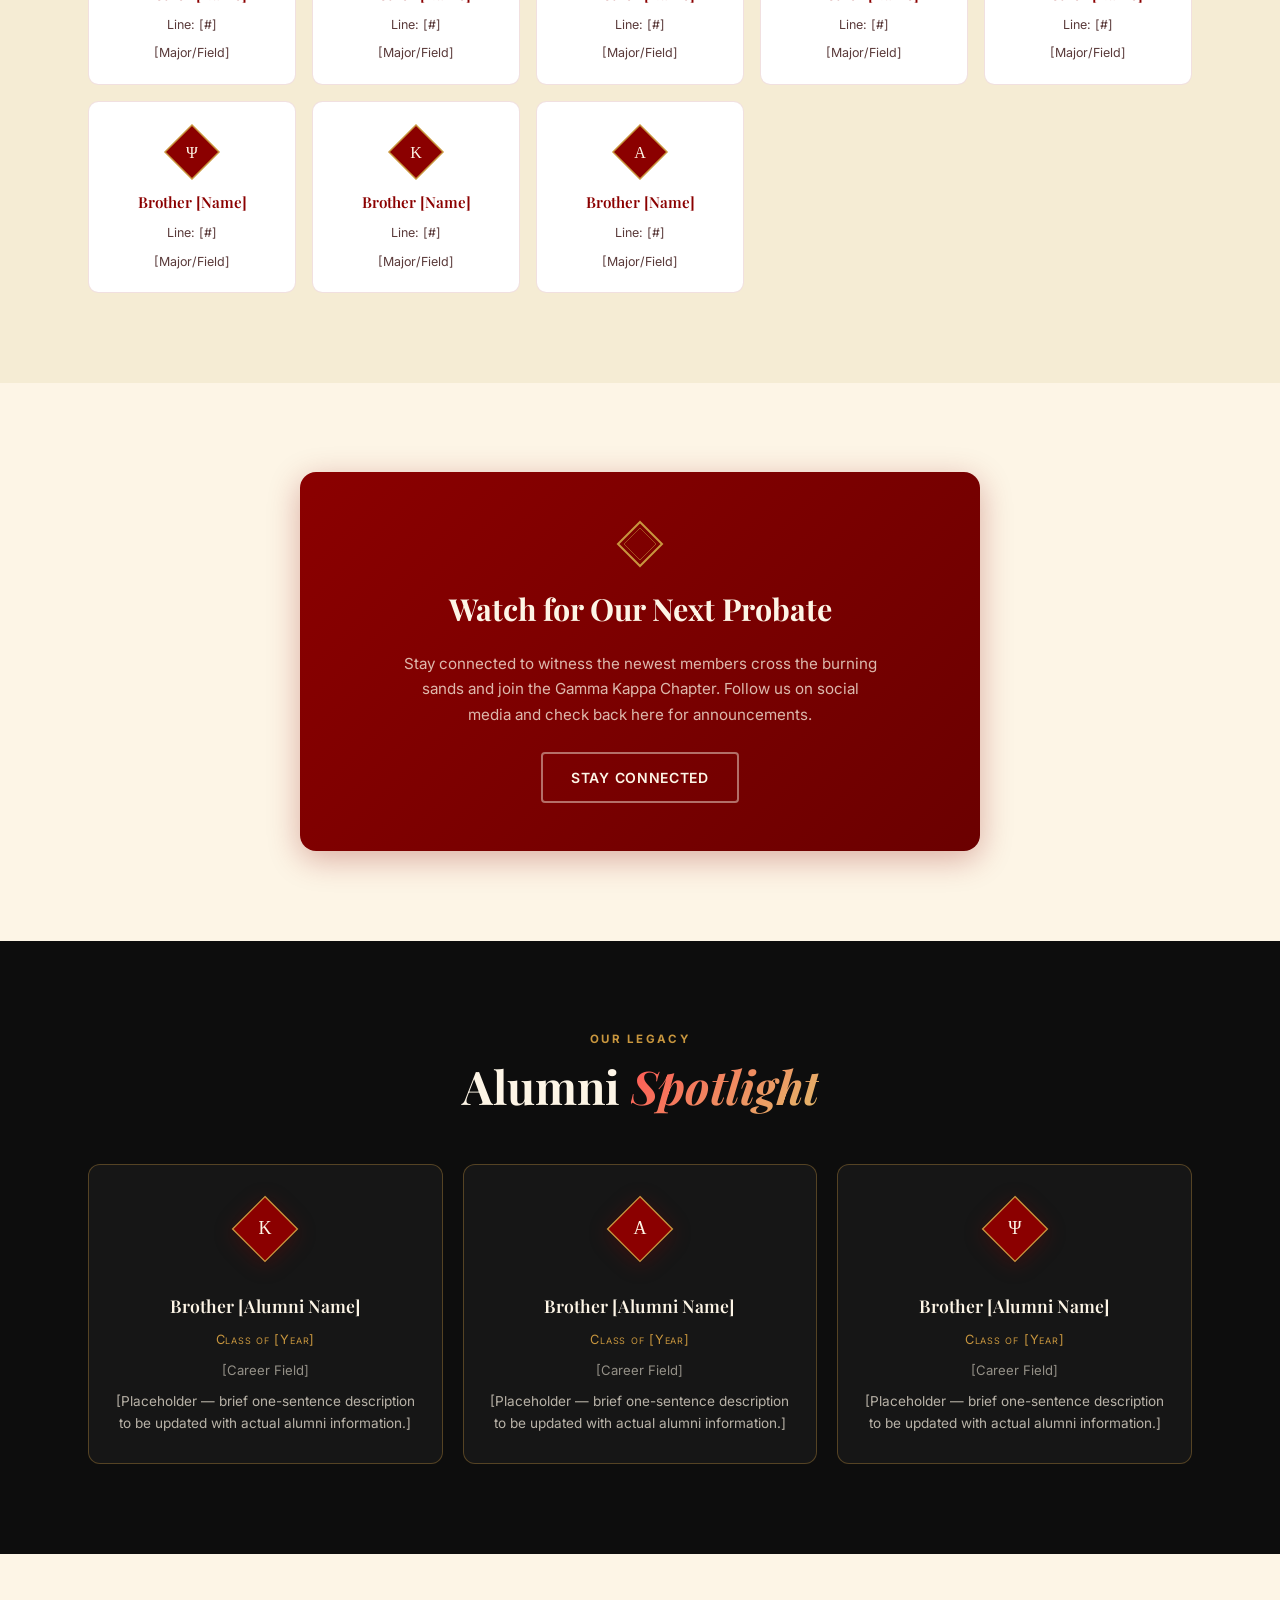
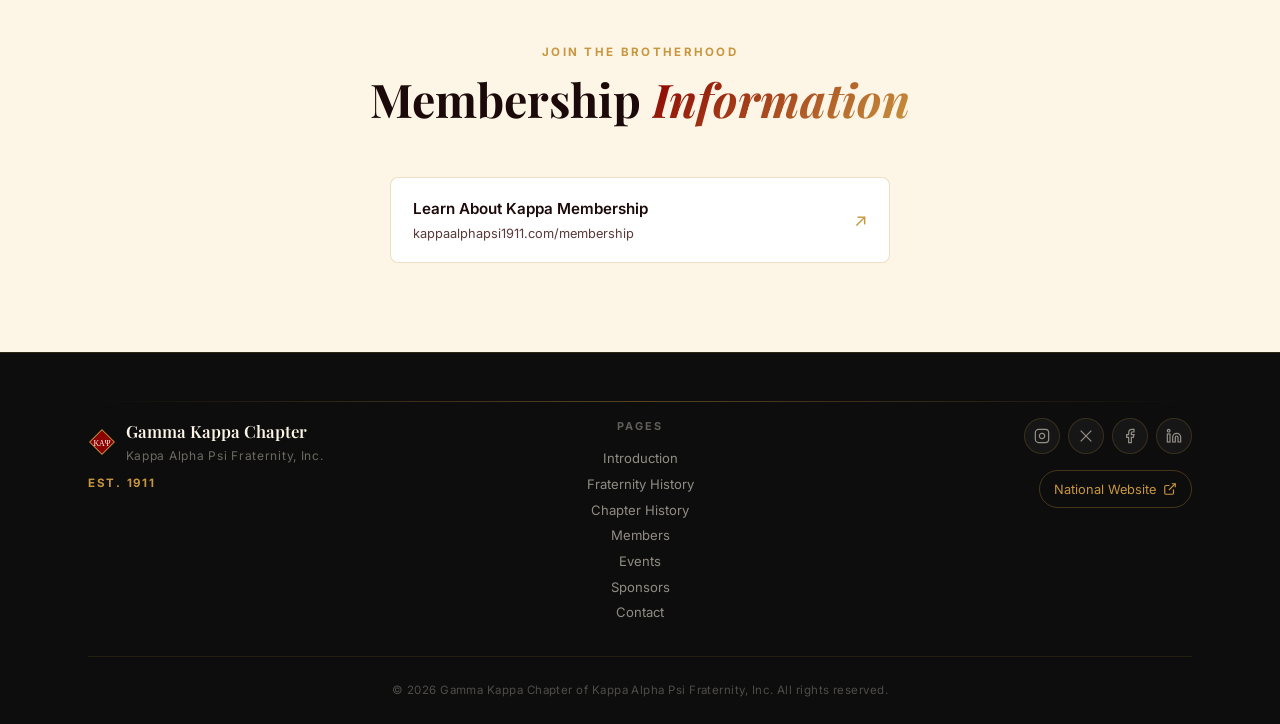
<file: members.html>
<!DOCTYPE html>
<html lang="en">
<head>
  <meta charset="UTF-8"/>
  <meta name="viewport" content="width=device-width, initial-scale=1.0"/>
  <title>Members · Gamma Kappa Chapter · Kappa Alpha Psi</title>
  <meta name="description" content="Officers and members of the Gamma Kappa Chapter of Kappa Alpha Psi Fraternity, Inc."/>
  <link rel="preconnect" href="https://fonts.googleapis.com"/>
  <link rel="preconnect" href="https://fonts.gstatic.com" crossorigin/>
  <link href="https://fonts.googleapis.com/css2?family=Playfair+Display:ital,wght@0,400;0,500;0,600;0,700;0,900;1,400;1,700&family=Inter:wght@300;400;500;600;700&display=swap" rel="stylesheet"/>
  <link rel="stylesheet" href="styles.css"/>
</head>
<body>

<div class="page-transition" id="pageTransition" aria-hidden="true"></div>

<!-- NAVBAR -->
<header class="navbar scrolled" id="navbar" role="banner">
  <div class="navbar-inner">
    <a href="index.html" class="navbar-logo" aria-label="Gamma Kappa Chapter home">
      <div class="logo-diamond-wrap" aria-hidden="true">
        <svg viewBox="0 0 40 40" width="36" height="36" fill="none"><polygon points="20,2 38,20 20,38 2,20" fill="#8B0000" stroke="#C8963E" stroke-width="1.5"/><polygon points="20,8 32,20 20,32 8,20" fill="none" stroke="#C8963E" stroke-width="0.8" opacity="0.6"/><text x="20" y="24" text-anchor="middle" font-family="serif" font-size="10" font-weight="700" fill="#FDF5E6">ΚΑΨ</text></svg>
      </div>
      <div class="logo-text">Gamma Kappa<small>Kappa Alpha Psi</small></div>
    </a>
    <nav class="navbar-links" role="navigation" aria-label="Primary">
      <a href="index.html" class="nav-link">Introduction</a>
      <a href="about-fraternity.html" class="nav-link">Fraternity History</a>
      <a href="about-chapter.html" class="nav-link">Chapter History</a>
      <a href="members.html" class="nav-link">Members</a>
      <a href="events.html" class="nav-link">Events</a>
      <a href="sponsors.html" class="nav-link">Sponsors</a>
      <a href="contact.html" class="nav-link">Contact</a>
    </nav>
    <button class="hamburger" id="hamburger" aria-label="Toggle menu" aria-expanded="false" aria-controls="mobileMenu">
      <span class="bar"></span><span class="bar"></span><span class="bar"></span>
    </button>
  </div>
  <div class="mobile-menu" id="mobileMenu" aria-hidden="true">
    <a href="index.html" class="mobile-nav-link">Introduction</a>
    <a href="about-fraternity.html" class="mobile-nav-link">Fraternity History</a>
    <a href="about-chapter.html" class="mobile-nav-link">Chapter History</a>
    <a href="members.html" class="mobile-nav-link">Members</a>
    <a href="events.html" class="mobile-nav-link">Events</a>
    <a href="sponsors.html" class="mobile-nav-link">Sponsors</a>
    <a href="contact.html" class="mobile-nav-link">Contact</a>
  </div>
</header>

<main>

  <!-- HERO BANNER -->
  <section class="hero hero--page" aria-label="Members hero">
    <canvas class="diamond-canvas" aria-hidden="true"></canvas>
    <div class="hero-overlay" aria-hidden="true"></div>
    <div class="hero-content">
      <p class="hero-eyebrow reveal-fade">Gamma Kappa Chapter</p>
      <h1 class="hero-title reveal-up" style="font-size:clamp(2rem,5vw,4rem)">
        <span class="cream-text">The Brothers of</span>
        <span class="gradient-text">Gamma Kappa</span>
      </h1>
      <p class="hero-subtitle reveal-up">Our Officers &amp; Members</p>
    </div>
  </section>

  <!-- CHAPTER OFFICERS -->
  <section class="section" aria-labelledby="officers-heading">
    <div class="container">
      <div class="section-header reveal-up">
        <p class="section-eyebrow">Leadership</p>
        <h2 class="section-title" id="officers-heading">Chapter <em>Officers</em></h2>
      </div>
      <div style="display:grid;grid-template-columns:repeat(3,1fr);gap:1.25rem;" data-stagger-parent>

        <!-- Polemarch -->
        <div class="officer-card reveal-up" style="background:var(--white,#fff);border:1.5px solid rgba(139,0,0,0.15);border-radius:0.75rem;padding:1.75rem 1.25rem;text-align:center;display:flex;flex-direction:column;align-items:center;gap:0.6rem;">
          <div class="diamond-avatar" aria-hidden="true">
            <svg viewBox="0 0 80 80" width="80" height="80" fill="none"><polygon points="40,4 76,40 40,76 4,40" fill="#8B0000" stroke="#C8963E" stroke-width="1.5"/><text x="40" y="48" text-anchor="middle" font-size="22" font-family="serif" fill="#FDF5E6">Κ</text></svg>
          </div>
          <p class="officer-title" style="font-size:0.7rem;font-weight:700;letter-spacing:0.08em;text-transform:uppercase;color:var(--gold,#C8963E);">Polemarch</p>
          <p class="officer-name" style="font-family:'Playfair Display',serif;font-size:1.05rem;color:var(--crimson-deep,#8B0000);font-weight:600;">Brother [Polemarch]</p>
          <p class="officer-detail" style="font-size:0.82rem;color:var(--text-muted,#888);">Line: [#] &middot; [Major/Field]</p>
        </div>

        <!-- Vice Polemarch -->
        <div class="officer-card reveal-up" style="background:var(--white,#fff);border:1.5px solid rgba(139,0,0,0.15);border-radius:0.75rem;padding:1.75rem 1.25rem;text-align:center;display:flex;flex-direction:column;align-items:center;gap:0.6rem;">
          <div class="diamond-avatar" aria-hidden="true">
            <svg viewBox="0 0 80 80" width="80" height="80" fill="none"><polygon points="40,4 76,40 40,76 4,40" fill="#8B0000" stroke="#C8963E" stroke-width="1.5"/><text x="40" y="48" text-anchor="middle" font-size="22" font-family="serif" fill="#FDF5E6">Α</text></svg>
          </div>
          <p class="officer-title" style="font-size:0.7rem;font-weight:700;letter-spacing:0.08em;text-transform:uppercase;color:var(--gold,#C8963E);">Vice Polemarch</p>
          <p class="officer-name" style="font-family:'Playfair Display',serif;font-size:1.05rem;color:var(--crimson-deep,#8B0000);font-weight:600;">Brother [Vice Polemarch]</p>
          <p class="officer-detail" style="font-size:0.82rem;color:var(--text-muted,#888);">Line: [#] &middot; [Major/Field]</p>
        </div>

        <!-- Keeper of Records & Exchequer -->
        <div class="officer-card reveal-up" style="background:var(--white,#fff);border:1.5px solid rgba(139,0,0,0.15);border-radius:0.75rem;padding:1.75rem 1.25rem;text-align:center;display:flex;flex-direction:column;align-items:center;gap:0.6rem;">
          <div class="diamond-avatar" aria-hidden="true">
            <svg viewBox="0 0 80 80" width="80" height="80" fill="none"><polygon points="40,4 76,40 40,76 4,40" fill="#8B0000" stroke="#C8963E" stroke-width="1.5"/><text x="40" y="48" text-anchor="middle" font-size="22" font-family="serif" fill="#FDF5E6">Ψ</text></svg>
          </div>
          <p class="officer-title" style="font-size:0.7rem;font-weight:700;letter-spacing:0.08em;text-transform:uppercase;color:var(--gold,#C8963E);">Keeper of Records &amp; Exchequer</p>
          <p class="officer-name" style="font-family:'Playfair Display',serif;font-size:1.05rem;color:var(--crimson-deep,#8B0000);font-weight:600;">Brother [KRE]</p>
          <p class="officer-detail" style="font-size:0.82rem;color:var(--text-muted,#888);">Line: [#] &middot; [Major/Field]</p>
        </div>

        <!-- Strategus -->
        <div class="officer-card reveal-up" style="background:var(--white,#fff);border:1.5px solid rgba(139,0,0,0.15);border-radius:0.75rem;padding:1.75rem 1.25rem;text-align:center;display:flex;flex-direction:column;align-items:center;gap:0.6rem;">
          <div class="diamond-avatar" aria-hidden="true">
            <svg viewBox="0 0 80 80" width="80" height="80" fill="none"><polygon points="40,4 76,40 40,76 4,40" fill="#8B0000" stroke="#C8963E" stroke-width="1.5"/><text x="40" y="48" text-anchor="middle" font-size="22" font-family="serif" fill="#FDF5E6">Κ</text></svg>
          </div>
          <p class="officer-title" style="font-size:0.7rem;font-weight:700;letter-spacing:0.08em;text-transform:uppercase;color:var(--gold,#C8963E);">Strategus</p>
          <p class="officer-name" style="font-family:'Playfair Display',serif;font-size:1.05rem;color:var(--crimson-deep,#8B0000);font-weight:600;">Brother [Strategus]</p>
          <p class="officer-detail" style="font-size:0.82rem;color:var(--text-muted,#888);">Line: [#] &middot; [Major/Field]</p>
        </div>

        <!-- Dean of Pledgees -->
        <div class="officer-card reveal-up" style="background:var(--white,#fff);border:1.5px solid rgba(139,0,0,0.15);border-radius:0.75rem;padding:1.75rem 1.25rem;text-align:center;display:flex;flex-direction:column;align-items:center;gap:0.6rem;">
          <div class="diamond-avatar" aria-hidden="true">
            <svg viewBox="0 0 80 80" width="80" height="80" fill="none"><polygon points="40,4 76,40 40,76 4,40" fill="#8B0000" stroke="#C8963E" stroke-width="1.5"/><text x="40" y="48" text-anchor="middle" font-size="22" font-family="serif" fill="#FDF5E6">Α</text></svg>
          </div>
          <p class="officer-title" style="font-size:0.7rem;font-weight:700;letter-spacing:0.08em;text-transform:uppercase;color:var(--gold,#C8963E);">Dean of Pledgees</p>
          <p class="officer-name" style="font-family:'Playfair Display',serif;font-size:1.05rem;color:var(--crimson-deep,#8B0000);font-weight:600;">Brother [Dean]</p>
          <p class="officer-detail" style="font-size:0.82rem;color:var(--text-muted,#888);">Line: [#] &middot; [Major/Field]</p>
        </div>

        <!-- Lieutenant Strategus -->
        <div class="officer-card reveal-up" style="background:var(--white,#fff);border:1.5px solid rgba(139,0,0,0.15);border-radius:0.75rem;padding:1.75rem 1.25rem;text-align:center;display:flex;flex-direction:column;align-items:center;gap:0.6rem;">
          <div class="diamond-avatar" aria-hidden="true">
            <svg viewBox="0 0 80 80" width="80" height="80" fill="none"><polygon points="40,4 76,40 40,76 4,40" fill="#8B0000" stroke="#C8963E" stroke-width="1.5"/><text x="40" y="48" text-anchor="middle" font-size="22" font-family="serif" fill="#FDF5E6">Ψ</text></svg>
          </div>
          <p class="officer-title" style="font-size:0.7rem;font-weight:700;letter-spacing:0.08em;text-transform:uppercase;color:var(--gold,#C8963E);">Lieutenant Strategus</p>
          <p class="officer-name" style="font-family:'Playfair Display',serif;font-size:1.05rem;color:var(--crimson-deep,#8B0000);font-weight:600;">Brother [Lt. Strategus]</p>
          <p class="officer-detail" style="font-size:0.82rem;color:var(--text-muted,#888);">Line: [#] &middot; [Major/Field]</p>
        </div>

      </div>
    </div>
  </section>

  <!-- GENERAL MEMBERS -->
  <section class="section section--tinted" aria-labelledby="members-heading">
    <div class="container">
      <div class="section-header reveal-up">
        <p class="section-eyebrow">Brotherhood</p>
        <h2 class="section-title" id="members-heading">General <em>Members</em></h2>
      </div>
      <div class="grid-auto-200" style="display:grid;grid-template-columns:repeat(auto-fill,minmax(200px,1fr));gap:1rem;" data-stagger-parent>

        <div class="member-card reveal-up" style="background:var(--white,#fff);border:1.5px solid rgba(139,0,0,0.12);border-radius:0.65rem;padding:1.25rem;text-align:center;display:flex;flex-direction:column;align-items:center;gap:0.5rem;">
          <svg viewBox="0 0 60 60" width="60" height="60" fill="none" aria-hidden="true"><polygon points="30,3 57,30 30,57 3,30" fill="#8B0000" stroke="#C8963E" stroke-width="1.5"/><text x="30" y="36" text-anchor="middle" font-size="16" font-family="serif" fill="#FDF5E6">Κ</text></svg>
          <p style="font-family:'Playfair Display',serif;font-weight:600;color:var(--crimson-deep,#8B0000);font-size:0.95rem;">Brother [Name]</p>
          <p style="font-size:0.78rem;color:var(--text-muted,#888);">Line: [#]</p>
          <p style="font-size:0.78rem;color:var(--text-muted,#888);">[Major/Field]</p>
        </div>

        <div class="member-card reveal-up" style="background:var(--white,#fff);border:1.5px solid rgba(139,0,0,0.12);border-radius:0.65rem;padding:1.25rem;text-align:center;display:flex;flex-direction:column;align-items:center;gap:0.5rem;">
          <svg viewBox="0 0 60 60" width="60" height="60" fill="none" aria-hidden="true"><polygon points="30,3 57,30 30,57 3,30" fill="#8B0000" stroke="#C8963E" stroke-width="1.5"/><text x="30" y="36" text-anchor="middle" font-size="16" font-family="serif" fill="#FDF5E6">Α</text></svg>
          <p style="font-family:'Playfair Display',serif;font-weight:600;color:var(--crimson-deep,#8B0000);font-size:0.95rem;">Brother [Name]</p>
          <p style="font-size:0.78rem;color:var(--text-muted,#888);">Line: [#]</p>
          <p style="font-size:0.78rem;color:var(--text-muted,#888);">[Major/Field]</p>
        </div>

        <div class="member-card reveal-up" style="background:var(--white,#fff);border:1.5px solid rgba(139,0,0,0.12);border-radius:0.65rem;padding:1.25rem;text-align:center;display:flex;flex-direction:column;align-items:center;gap:0.5rem;">
          <svg viewBox="0 0 60 60" width="60" height="60" fill="none" aria-hidden="true"><polygon points="30,3 57,30 30,57 3,30" fill="#8B0000" stroke="#C8963E" stroke-width="1.5"/><text x="30" y="36" text-anchor="middle" font-size="16" font-family="serif" fill="#FDF5E6">Ψ</text></svg>
          <p style="font-family:'Playfair Display',serif;font-weight:600;color:var(--crimson-deep,#8B0000);font-size:0.95rem;">Brother [Name]</p>
          <p style="font-size:0.78rem;color:var(--text-muted,#888);">Line: [#]</p>
          <p style="font-size:0.78rem;color:var(--text-muted,#888);">[Major/Field]</p>
        </div>

        <div class="member-card reveal-up" style="background:var(--white,#fff);border:1.5px solid rgba(139,0,0,0.12);border-radius:0.65rem;padding:1.25rem;text-align:center;display:flex;flex-direction:column;align-items:center;gap:0.5rem;">
          <svg viewBox="0 0 60 60" width="60" height="60" fill="none" aria-hidden="true"><polygon points="30,3 57,30 30,57 3,30" fill="#8B0000" stroke="#C8963E" stroke-width="1.5"/><text x="30" y="36" text-anchor="middle" font-size="16" font-family="serif" fill="#FDF5E6">Κ</text></svg>
          <p style="font-family:'Playfair Display',serif;font-weight:600;color:var(--crimson-deep,#8B0000);font-size:0.95rem;">Brother [Name]</p>
          <p style="font-size:0.78rem;color:var(--text-muted,#888);">Line: [#]</p>
          <p style="font-size:0.78rem;color:var(--text-muted,#888);">[Major/Field]</p>
        </div>

        <div class="member-card reveal-up" style="background:var(--white,#fff);border:1.5px solid rgba(139,0,0,0.12);border-radius:0.65rem;padding:1.25rem;text-align:center;display:flex;flex-direction:column;align-items:center;gap:0.5rem;">
          <svg viewBox="0 0 60 60" width="60" height="60" fill="none" aria-hidden="true"><polygon points="30,3 57,30 30,57 3,30" fill="#8B0000" stroke="#C8963E" stroke-width="1.5"/><text x="30" y="36" text-anchor="middle" font-size="16" font-family="serif" fill="#FDF5E6">Α</text></svg>
          <p style="font-family:'Playfair Display',serif;font-weight:600;color:var(--crimson-deep,#8B0000);font-size:0.95rem;">Brother [Name]</p>
          <p style="font-size:0.78rem;color:var(--text-muted,#888);">Line: [#]</p>
          <p style="font-size:0.78rem;color:var(--text-muted,#888);">[Major/Field]</p>
        </div>

        <div class="member-card reveal-up" style="background:var(--white,#fff);border:1.5px solid rgba(139,0,0,0.12);border-radius:0.65rem;padding:1.25rem;text-align:center;display:flex;flex-direction:column;align-items:center;gap:0.5rem;">
          <svg viewBox="0 0 60 60" width="60" height="60" fill="none" aria-hidden="true"><polygon points="30,3 57,30 30,57 3,30" fill="#8B0000" stroke="#C8963E" stroke-width="1.5"/><text x="30" y="36" text-anchor="middle" font-size="16" font-family="serif" fill="#FDF5E6">Ψ</text></svg>
          <p style="font-family:'Playfair Display',serif;font-weight:600;color:var(--crimson-deep,#8B0000);font-size:0.95rem;">Brother [Name]</p>
          <p style="font-size:0.78rem;color:var(--text-muted,#888);">Line: [#]</p>
          <p style="font-size:0.78rem;color:var(--text-muted,#888);">[Major/Field]</p>
        </div>

        <div class="member-card reveal-up" style="background:var(--white,#fff);border:1.5px solid rgba(139,0,0,0.12);border-radius:0.65rem;padding:1.25rem;text-align:center;display:flex;flex-direction:column;align-items:center;gap:0.5rem;">
          <svg viewBox="0 0 60 60" width="60" height="60" fill="none" aria-hidden="true"><polygon points="30,3 57,30 30,57 3,30" fill="#8B0000" stroke="#C8963E" stroke-width="1.5"/><text x="30" y="36" text-anchor="middle" font-size="16" font-family="serif" fill="#FDF5E6">Κ</text></svg>
          <p style="font-family:'Playfair Display',serif;font-weight:600;color:var(--crimson-deep,#8B0000);font-size:0.95rem;">Brother [Name]</p>
          <p style="font-size:0.78rem;color:var(--text-muted,#888);">Line: [#]</p>
          <p style="font-size:0.78rem;color:var(--text-muted,#888);">[Major/Field]</p>
        </div>

        <div class="member-card reveal-up" style="background:var(--white,#fff);border:1.5px solid rgba(139,0,0,0.12);border-radius:0.65rem;padding:1.25rem;text-align:center;display:flex;flex-direction:column;align-items:center;gap:0.5rem;">
          <svg viewBox="0 0 60 60" width="60" height="60" fill="none" aria-hidden="true"><polygon points="30,3 57,30 30,57 3,30" fill="#8B0000" stroke="#C8963E" stroke-width="1.5"/><text x="30" y="36" text-anchor="middle" font-size="16" font-family="serif" fill="#FDF5E6">Α</text></svg>
          <p style="font-family:'Playfair Display',serif;font-weight:600;color:var(--crimson-deep,#8B0000);font-size:0.95rem;">Brother [Name]</p>
          <p style="font-size:0.78rem;color:var(--text-muted,#888);">Line: [#]</p>
          <p style="font-size:0.78rem;color:var(--text-muted,#888);">[Major/Field]</p>
        </div>

      </div>
    </div>
  </section>

  <!-- NEW MEMBERS / PROBATE BANNER -->
  <section class="section" aria-labelledby="probate-heading">
    <div class="container">
      <div class="probate-banner reveal-up" style="background:linear-gradient(135deg,#8B0000 0%,#6b0000 100%);border-radius:1rem;padding:3rem 2rem;text-align:center;display:flex;flex-direction:column;align-items:center;gap:1rem;max-width:680px;margin:0 auto;">
        <svg viewBox="0 0 48 48" width="48" height="48" fill="none" aria-hidden="true"><polygon points="24,2 46,24 24,46 2,24" fill="none" stroke="#C8963E" stroke-width="2"/><polygon points="24,8 40,24 24,40 8,24" fill="none" stroke="#C8963E" stroke-width="1" opacity="0.5"/></svg>
        <h3 id="probate-heading" style="font-family:'Playfair Display',serif;font-size:clamp(1.3rem,3vw,1.9rem);color:#FDF5E6;margin:0;">Watch for Our Next Probate</h3>
        <p style="color:rgba(253,245,230,0.75);max-width:480px;line-height:1.7;margin:0;">Stay connected to witness the newest members cross the burning sands and join the Gamma Kappa Chapter. Follow us on social media and check back here for announcements.</p>
        <a href="contact.html" class="btn btn-outline" style="margin-top:0.5rem;">Stay Connected</a>
      </div>
    </div>
  </section>

  <!-- ALUMNI SPOTLIGHT -->
  <section class="section section--dark" aria-labelledby="alumni-heading">
    <div class="container">
      <div class="section-header reveal-up">
        <p class="section-eyebrow">Our Legacy</p>
        <h2 class="section-title section-title--light" id="alumni-heading">Alumni <em>Spotlight</em></h2>
      </div>
      <div class="grid-3" data-stagger-parent>

        <div class="alumni-card reveal-up" style="background:rgba(255,255,255,0.04);border:1.5px solid rgba(200,150,62,0.35);border-radius:0.75rem;padding:1.75rem 1.25rem;text-align:center;display:flex;flex-direction:column;align-items:center;gap:0.6rem;">
          <div class="diamond-avatar" aria-hidden="true">
            <svg viewBox="0 0 80 80" width="72" height="72" fill="none"><polygon points="40,4 76,40 40,76 4,40" fill="#8B0000" stroke="#C8963E" stroke-width="1.5"/><text x="40" y="46" text-anchor="middle" font-size="20" font-family="serif" fill="#FDF5E6">Κ</text></svg>
          </div>
          <p style="font-family:'Playfair Display',serif;font-size:1.1rem;color:#FDF5E6;font-weight:600;margin:0;">Brother [Alumni Name]</p>
          <p style="font-size:0.8rem;color:#C8963E;font-variant:small-caps;letter-spacing:0.06em;margin:0;">Class of [Year]</p>
          <p style="font-size:0.82rem;color:rgba(253,245,230,0.55);margin:0;">[Career Field]</p>
          <p style="font-size:0.85rem;color:rgba(253,245,230,0.7);line-height:1.6;margin:0;">[Placeholder — brief one-sentence description to be updated with actual alumni information.]</p>
        </div>

        <div class="alumni-card reveal-up" style="background:rgba(255,255,255,0.04);border:1.5px solid rgba(200,150,62,0.35);border-radius:0.75rem;padding:1.75rem 1.25rem;text-align:center;display:flex;flex-direction:column;align-items:center;gap:0.6rem;">
          <div class="diamond-avatar" aria-hidden="true">
            <svg viewBox="0 0 80 80" width="72" height="72" fill="none"><polygon points="40,4 76,40 40,76 4,40" fill="#8B0000" stroke="#C8963E" stroke-width="1.5"/><text x="40" y="46" text-anchor="middle" font-size="20" font-family="serif" fill="#FDF5E6">Α</text></svg>
          </div>
          <p style="font-family:'Playfair Display',serif;font-size:1.1rem;color:#FDF5E6;font-weight:600;margin:0;">Brother [Alumni Name]</p>
          <p style="font-size:0.8rem;color:#C8963E;font-variant:small-caps;letter-spacing:0.06em;margin:0;">Class of [Year]</p>
          <p style="font-size:0.82rem;color:rgba(253,245,230,0.55);margin:0;">[Career Field]</p>
          <p style="font-size:0.85rem;color:rgba(253,245,230,0.7);line-height:1.6;margin:0;">[Placeholder — brief one-sentence description to be updated with actual alumni information.]</p>
        </div>

        <div class="alumni-card reveal-up" style="background:rgba(255,255,255,0.04);border:1.5px solid rgba(200,150,62,0.35);border-radius:0.75rem;padding:1.75rem 1.25rem;text-align:center;display:flex;flex-direction:column;align-items:center;gap:0.6rem;">
          <div class="diamond-avatar" aria-hidden="true">
            <svg viewBox="0 0 80 80" width="72" height="72" fill="none"><polygon points="40,4 76,40 40,76 4,40" fill="#8B0000" stroke="#C8963E" stroke-width="1.5"/><text x="40" y="46" text-anchor="middle" font-size="20" font-family="serif" fill="#FDF5E6">Ψ</text></svg>
          </div>
          <p style="font-family:'Playfair Display',serif;font-size:1.1rem;color:#FDF5E6;font-weight:600;margin:0;">Brother [Alumni Name]</p>
          <p style="font-size:0.8rem;color:#C8963E;font-variant:small-caps;letter-spacing:0.06em;margin:0;">Class of [Year]</p>
          <p style="font-size:0.82rem;color:rgba(253,245,230,0.55);margin:0;">[Career Field]</p>
          <p style="font-size:0.85rem;color:rgba(253,245,230,0.7);line-height:1.6;margin:0;">[Placeholder — brief one-sentence description to be updated with actual alumni information.]</p>
        </div>

      </div>
    </div>
  </section>

  <!-- MEMBERSHIP INFO -->
  <section class="section" aria-labelledby="membership-info-heading">
    <div class="container">
      <div class="section-header reveal-up">
        <p class="section-eyebrow">Join the Brotherhood</p>
        <h2 class="section-title" id="membership-info-heading">Membership <em>Information</em></h2>
      </div>
      <div style="max-width:500px;margin:0 auto;">
        <a href="https://kappaalphapsi1911.com/membership" class="ext-link-card reveal-up" target="_blank" rel="noopener noreferrer">
          <div><p class="ext-link-card-title">Learn About Kappa Membership</p><p class="ext-link-card-sub">kappaalphapsi1911.com/membership</p></div>
          <span class="ext-link-arrow" aria-hidden="true">↗</span>
        </a>
      </div>
    </div>
  </section>

</main>

<!-- FOOTER -->
<footer class="footer" role="contentinfo">
  <div class="container">
    <div class="footer-gold-divider" aria-hidden="true"></div>
    <div class="footer-top">
      <div class="footer-brand">
        <div class="footer-logo-row">
          <svg viewBox="0 0 32 32" width="28" height="28" fill="none" aria-hidden="true"><polygon points="16,2 30,16 16,30 2,16" fill="#8B0000" stroke="#C8963E" stroke-width="1.2"/><text x="16" y="20" text-anchor="middle" font-family="serif" font-size="9" fill="#FDF5E6">ΚΑΨ</text></svg>
          <div><p class="footer-chapter">Gamma Kappa Chapter</p><p class="footer-org">Kappa Alpha Psi Fraternity, Inc.</p></div>
        </div>
        <p class="footer-est">Est. 1911</p>
      </div>
      <div class="footer-nav-col">
        <p class="footer-nav-title">Pages</p>
        <nav class="footer-nav-links" aria-label="Footer navigation">
          <a href="index.html">Introduction</a>
          <a href="about-fraternity.html">Fraternity History</a>
          <a href="about-chapter.html">Chapter History</a>
          <a href="members.html">Members</a>
          <a href="events.html">Events</a>
          <a href="sponsors.html">Sponsors</a>
          <a href="contact.html">Contact</a>
        </nav>
      </div>
      <div class="footer-social-col">
        <div class="footer-social-row">
          <a href="#" class="footer-social-btn" aria-label="Instagram"><svg width="16" height="16" viewBox="0 0 24 24" fill="none" stroke="currentColor" stroke-width="1.8"><rect x="2" y="2" width="20" height="20" rx="5"/><path d="M16 11.37A4 4 0 1 1 12.63 8 4 4 0 0 1 16 11.37z"/><line x1="17.5" y1="6.5" x2="17.51" y2="6.5"/></svg></a>
          <a href="#" class="footer-social-btn" aria-label="Twitter/X"><svg width="16" height="16" viewBox="0 0 24 24" fill="none" stroke="currentColor" stroke-width="1.8"><path d="M4 4l16 16M4 20L20 4"/></svg></a>
          <a href="#" class="footer-social-btn" aria-label="Facebook"><svg width="16" height="16" viewBox="0 0 24 24" fill="none" stroke="currentColor" stroke-width="1.8"><path d="M18 2h-3a5 5 0 0 0-5 5v3H7v4h3v8h4v-8h3l1-4h-4V7a1 1 0 0 1 1-1h3z"/></svg></a>
          <a href="#" class="footer-social-btn" aria-label="LinkedIn"><svg width="16" height="16" viewBox="0 0 24 24" fill="none" stroke="currentColor" stroke-width="1.8"><path d="M16 8a6 6 0 0 1 6 6v7h-4v-7a2 2 0 0 0-2-2 2 2 0 0 0-2 2v7h-4v-7a6 6 0 0 1 6-6z"/><rect x="2" y="9" width="4" height="12"/><circle cx="4" cy="4" r="2"/></svg></a>
        </div>
        <a href="https://kappaalphapsi1911.com" class="footer-national-link" target="_blank" rel="noopener noreferrer">National Website <svg class="ext-icon" viewBox="0 0 24 24" fill="none" stroke="currentColor" stroke-width="2" aria-hidden="true"><path d="M18 13v6a2 2 0 0 1-2 2H5a2 2 0 0 1-2-2V8a2 2 0 0 1 2-2h6"/><polyline points="15 3 21 3 21 9"/><line x1="10" y1="14" x2="21" y2="3"/></svg></a>
      </div>
    </div>
    <div class="footer-bottom">
      <p class="footer-copy">&copy; <span class="footer-year"></span> Gamma Kappa Chapter of Kappa Alpha Psi Fraternity, Inc. All rights reserved.</p>
    </div>
  </div>
</footer>

<script src="app.js"></script>
</body>
</html>
</file>
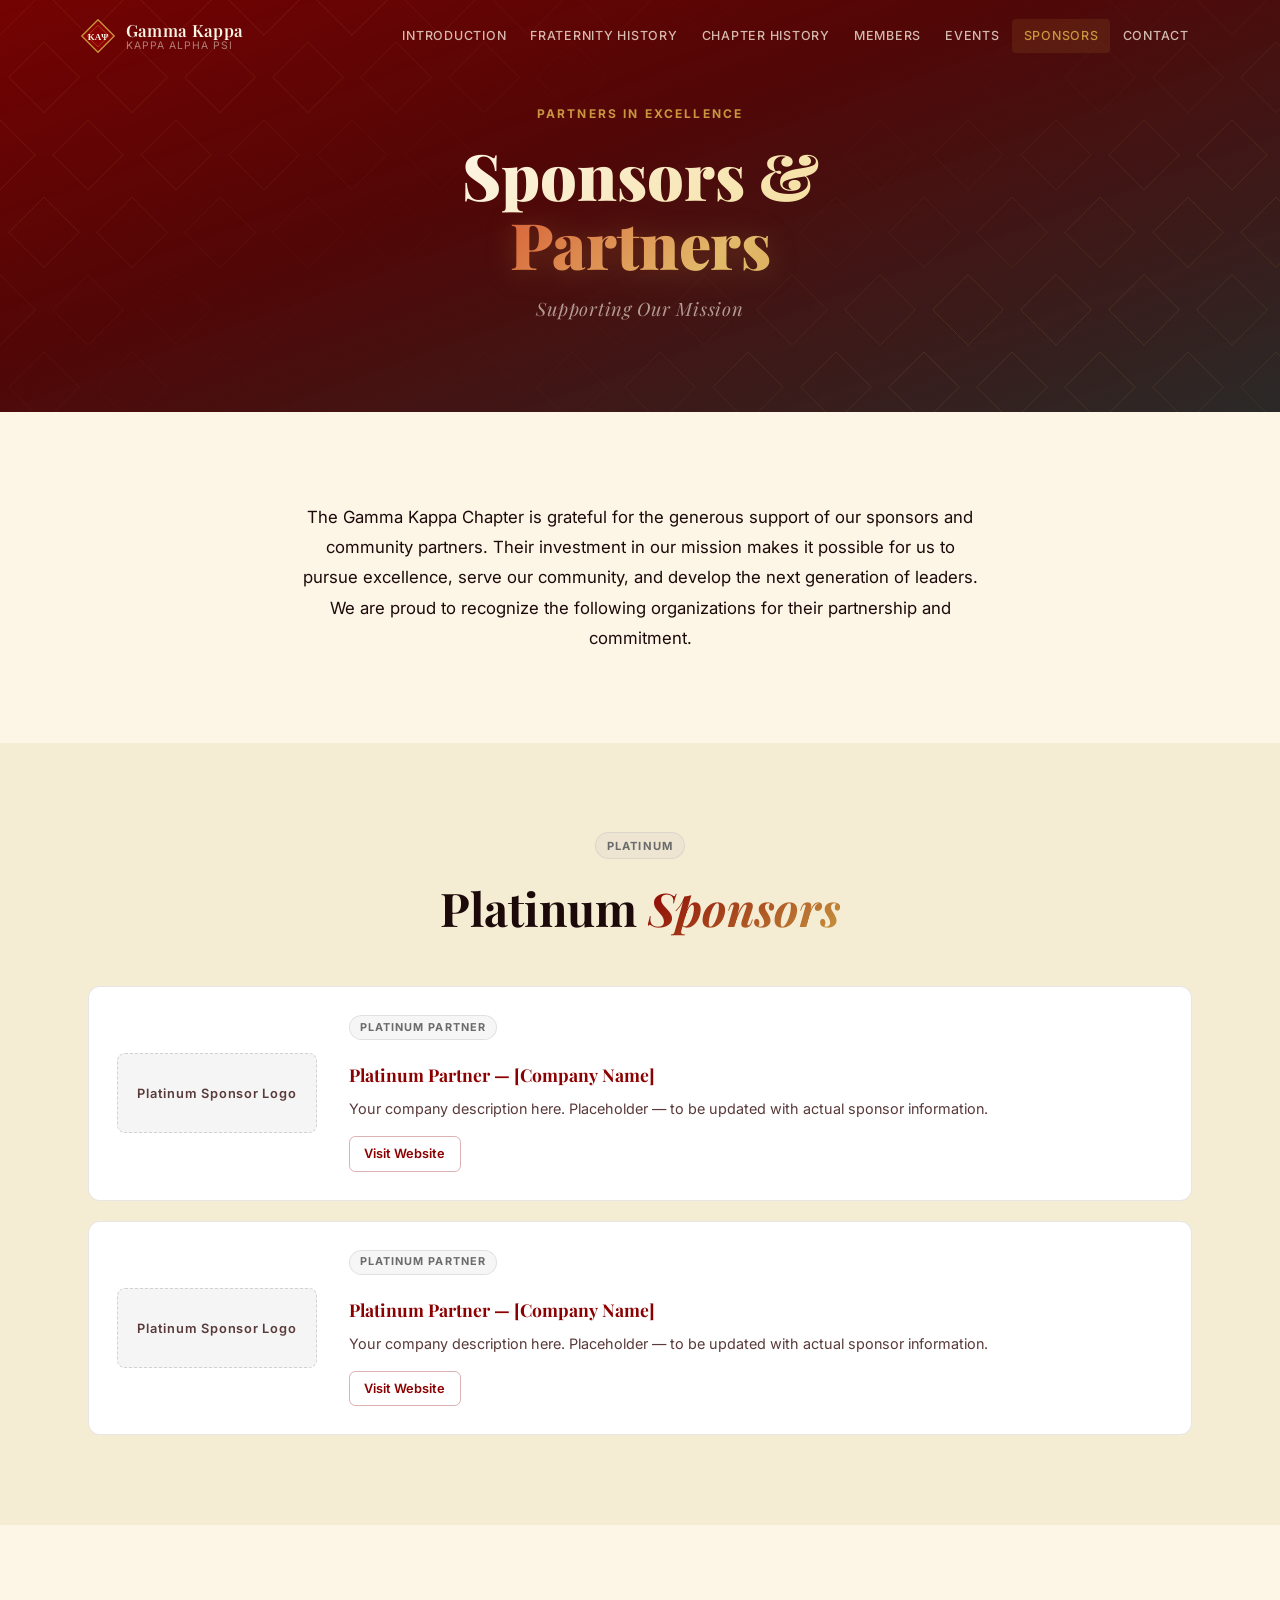
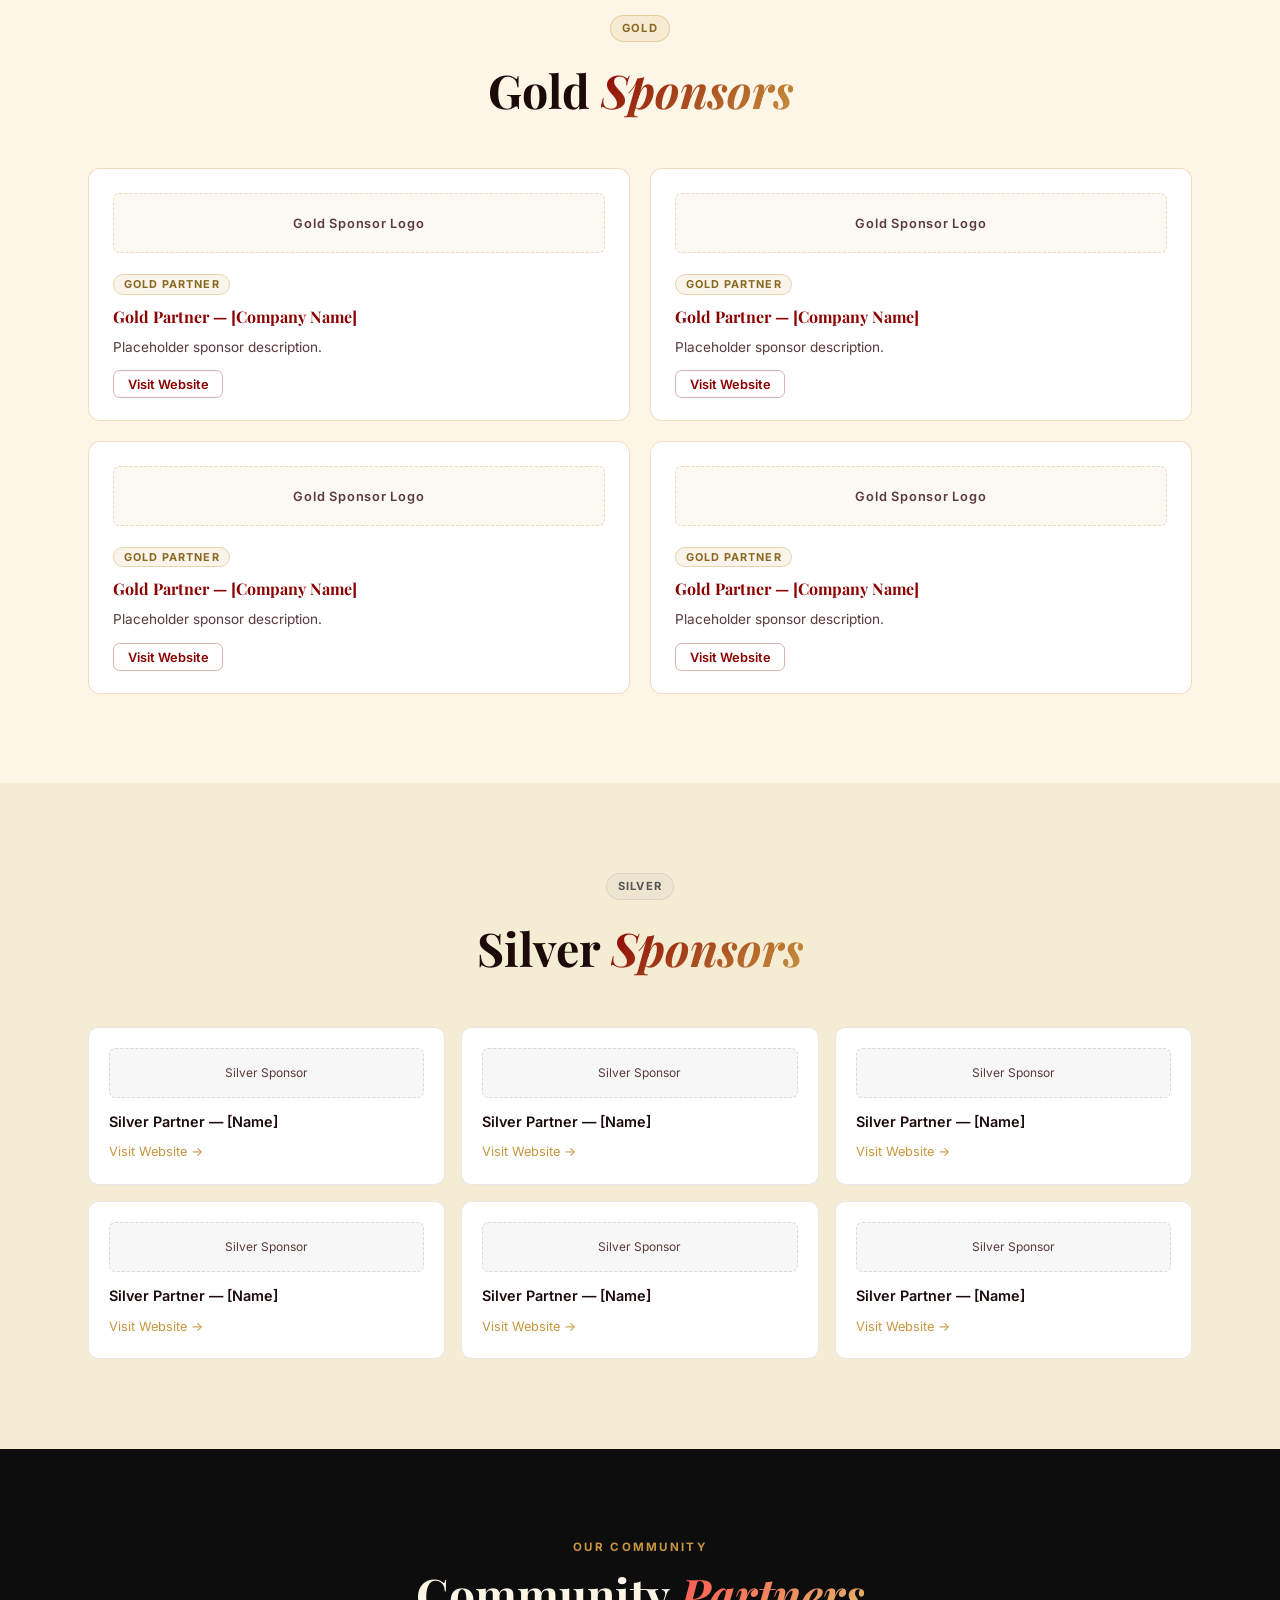
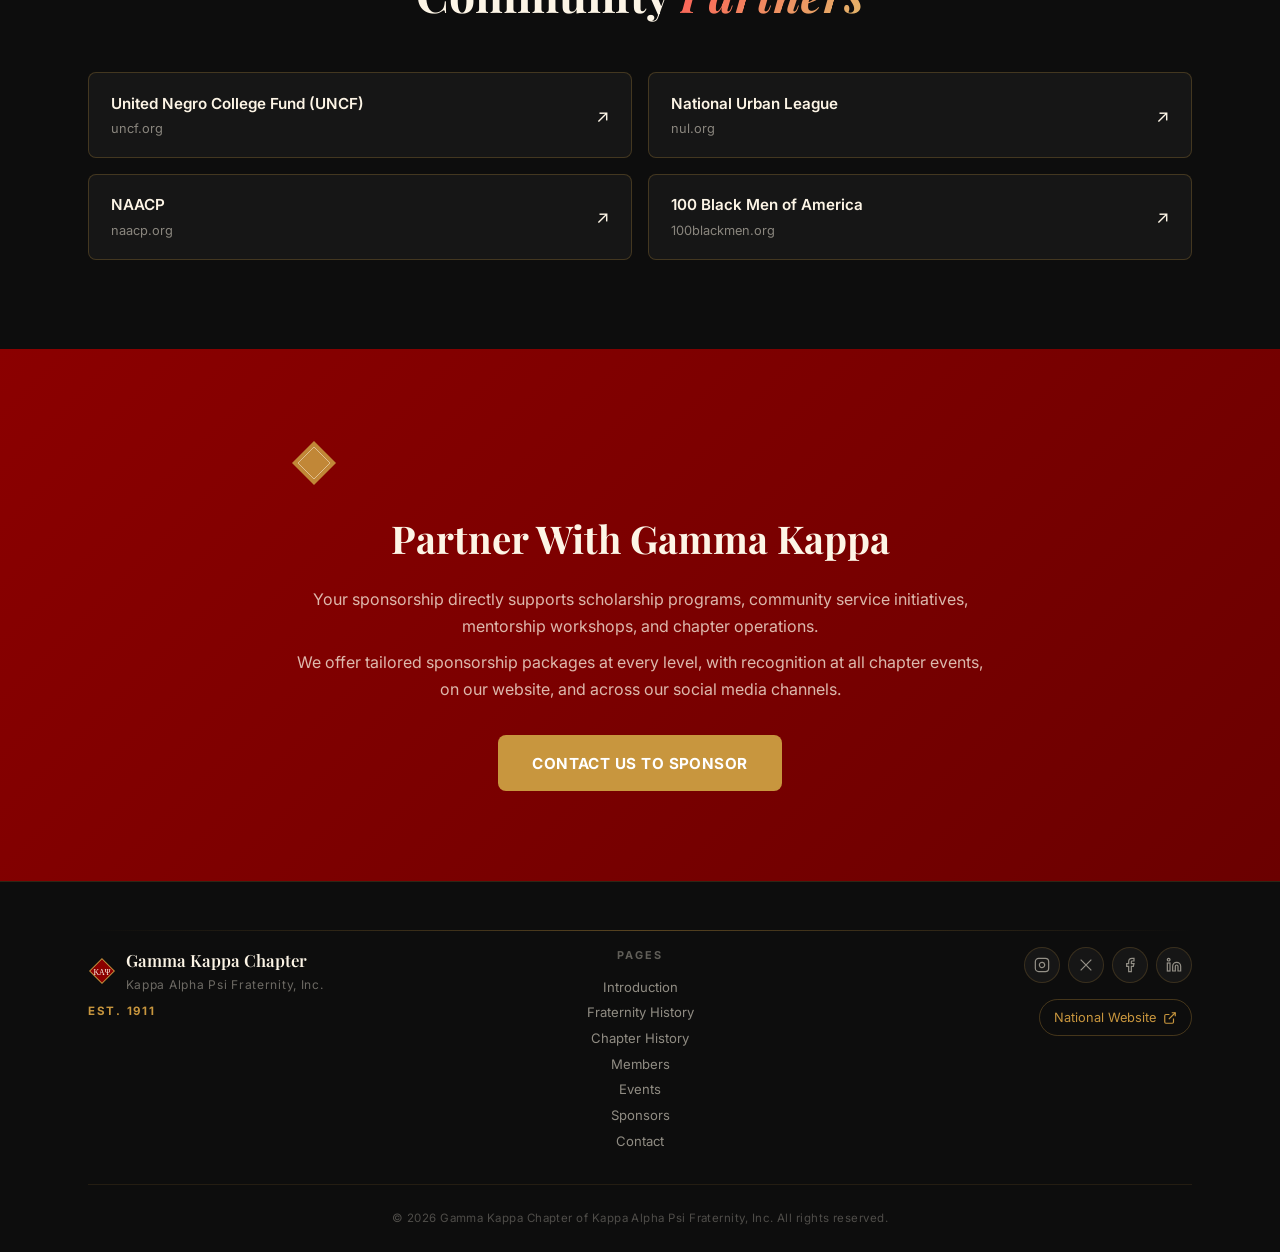
<file: sponsors.html>
<!DOCTYPE html>
<html lang="en">
<head>
  <meta charset="UTF-8"/>
  <meta name="viewport" content="width=device-width, initial-scale=1.0"/>
  <title>Sponsors &amp; Partners · Gamma Kappa Chapter · Kappa Alpha Psi</title>
  <meta name="description" content="Sponsors and community partners supporting the Gamma Kappa Chapter of Kappa Alpha Psi Fraternity, Inc."/>
  <link rel="preconnect" href="https://fonts.googleapis.com"/>
  <link rel="preconnect" href="https://fonts.gstatic.com" crossorigin/>
  <link href="https://fonts.googleapis.com/css2?family=Playfair+Display:ital,wght@0,400;0,500;0,600;0,700;0,900;1,400;1,700&family=Inter:wght@300;400;500;600;700&display=swap" rel="stylesheet"/>
  <link rel="stylesheet" href="styles.css"/>
</head>
<body>

<div class="page-transition" id="pageTransition" aria-hidden="true"></div>

<!-- NAVBAR -->
<header class="navbar scrolled" id="navbar" role="banner">
  <div class="navbar-inner">
    <a href="index.html" class="navbar-logo" aria-label="Gamma Kappa Chapter home">
      <div class="logo-diamond-wrap" aria-hidden="true">
        <svg viewBox="0 0 40 40" width="36" height="36" fill="none"><polygon points="20,2 38,20 20,38 2,20" fill="#8B0000" stroke="#C8963E" stroke-width="1.5"/><polygon points="20,8 32,20 20,32 8,20" fill="none" stroke="#C8963E" stroke-width="0.8" opacity="0.6"/><text x="20" y="24" text-anchor="middle" font-family="serif" font-size="10" font-weight="700" fill="#FDF5E6">ΚΑΨ</text></svg>
      </div>
      <div class="logo-text">Gamma Kappa<small>Kappa Alpha Psi</small></div>
    </a>
    <nav class="navbar-links" role="navigation" aria-label="Primary">
      <a href="index.html" class="nav-link">Introduction</a>
      <a href="about-fraternity.html" class="nav-link">Fraternity History</a>
      <a href="about-chapter.html" class="nav-link">Chapter History</a>
      <a href="members.html" class="nav-link">Members</a>
      <a href="events.html" class="nav-link">Events</a>
      <a href="sponsors.html" class="nav-link">Sponsors</a>
      <a href="contact.html" class="nav-link">Contact</a>
    </nav>
    <button class="hamburger" id="hamburger" aria-label="Toggle menu" aria-expanded="false" aria-controls="mobileMenu">
      <span class="bar"></span><span class="bar"></span><span class="bar"></span>
    </button>
  </div>
  <div class="mobile-menu" id="mobileMenu" aria-hidden="true">
    <a href="index.html" class="mobile-nav-link">Introduction</a>
    <a href="about-fraternity.html" class="mobile-nav-link">Fraternity History</a>
    <a href="about-chapter.html" class="mobile-nav-link">Chapter History</a>
    <a href="members.html" class="mobile-nav-link">Members</a>
    <a href="events.html" class="mobile-nav-link">Events</a>
    <a href="sponsors.html" class="mobile-nav-link">Sponsors</a>
    <a href="contact.html" class="mobile-nav-link">Contact</a>
  </div>
</header>

<main>

  <!-- HERO BANNER -->
  <section class="hero hero--page" aria-label="Sponsors hero">
    <canvas class="diamond-canvas" aria-hidden="true"></canvas>
    <div class="hero-overlay" aria-hidden="true"></div>
    <div class="hero-content">
      <p class="hero-eyebrow reveal-fade">Partners in Excellence</p>
      <h1 class="hero-title reveal-up" style="font-size:clamp(2rem,5vw,4rem)">
        <span class="cream-text">Sponsors &amp;</span>
        <span class="gradient-text">Partners</span>
      </h1>
      <p class="hero-subtitle reveal-up">Supporting Our Mission</p>
    </div>
  </section>

  <!-- INTRODUCTION -->
  <section class="section" aria-labelledby="intro-heading">
    <div class="container">
      <p id="intro-heading" class="reveal-up" style="max-width:680px;margin:0 auto;text-align:center;font-size:1.05rem;line-height:1.8;color:var(--text-primary,#2a2a2a);">The Gamma Kappa Chapter is grateful for the generous support of our sponsors and community partners. Their investment in our mission makes it possible for us to pursue excellence, serve our community, and develop the next generation of leaders. We are proud to recognize the following organizations for their partnership and commitment.</p>
    </div>
  </section>

  <!-- PLATINUM SPONSORS -->
  <section class="section section--tinted" aria-labelledby="platinum-heading">
    <div class="container">
      <div class="section-header reveal-up">
        <p class="section-eyebrow"><span class="tier-label tier-platinum" style="font-size:0.7rem;font-weight:700;letter-spacing:0.1em;text-transform:uppercase;color:#6b6b6b;background:rgba(192,192,192,0.15);padding:0.2rem 0.7rem;border-radius:99px;border:1px solid rgba(192,192,192,0.4);">Platinum</span></p>
        <h2 class="section-title" id="platinum-heading">Platinum <em>Sponsors</em></h2>
      </div>
      <div style="display:flex;flex-direction:column;gap:1.25rem;" data-stagger-parent>

        <div class="sponsor-card-platinum reveal-up" style="background:var(--white,#fff);border:1.5px solid rgba(192,192,192,0.4);border-radius:0.75rem;padding:1.75rem;display:flex;gap:2rem;align-items:center;">
          <div class="sponsor-logo-box" style="width:200px;height:80px;flex-shrink:0;background:rgba(0,0,0,0.04);border:1.5px dashed rgba(0,0,0,0.15);border-radius:0.5rem;display:flex;align-items:center;justify-content:center;font-size:0.8rem;color:var(--text-muted,#888);text-align:center;padding:0.5rem;">Platinum Sponsor Logo</div>
          <div style="display:flex;flex-direction:column;gap:0.5rem;flex:1;">
            <span class="tier-label tier-platinum" style="font-size:0.68rem;font-weight:700;letter-spacing:0.1em;text-transform:uppercase;color:#6b6b6b;width:fit-content;background:rgba(192,192,192,0.15);padding:0.15rem 0.6rem;border-radius:99px;border:1px solid rgba(192,192,192,0.4);">Platinum Partner</span>
            <h3 style="font-family:'Playfair Display',serif;font-size:1.1rem;color:#8B0000;margin:0;">Platinum Partner — [Company Name]</h3>
            <p style="font-size:0.9rem;color:var(--text-muted,#888);margin:0;line-height:1.6;">Your company description here. Placeholder — to be updated with actual sponsor information.</p>
            <a href="#" style="align-self:flex-start;margin-top:0.5rem;font-size:0.8rem;font-weight:600;padding:0.4rem 0.9rem;border-radius:0.4rem;border:1.5px solid rgba(139,0,0,0.3);color:#8B0000;text-decoration:none;transition:background 0.2s;" onmouseover="this.style.background='rgba(139,0,0,0.06)'" onmouseout="this.style.background='transparent'">Visit Website</a>
          </div>
        </div>

        <div class="sponsor-card-platinum reveal-up" style="background:var(--white,#fff);border:1.5px solid rgba(192,192,192,0.4);border-radius:0.75rem;padding:1.75rem;display:flex;gap:2rem;align-items:center;">
          <div class="sponsor-logo-box" style="width:200px;height:80px;flex-shrink:0;background:rgba(0,0,0,0.04);border:1.5px dashed rgba(0,0,0,0.15);border-radius:0.5rem;display:flex;align-items:center;justify-content:center;font-size:0.8rem;color:var(--text-muted,#888);text-align:center;padding:0.5rem;">Platinum Sponsor Logo</div>
          <div style="display:flex;flex-direction:column;gap:0.5rem;flex:1;">
            <span class="tier-label tier-platinum" style="font-size:0.68rem;font-weight:700;letter-spacing:0.1em;text-transform:uppercase;color:#6b6b6b;width:fit-content;background:rgba(192,192,192,0.15);padding:0.15rem 0.6rem;border-radius:99px;border:1px solid rgba(192,192,192,0.4);">Platinum Partner</span>
            <h3 style="font-family:'Playfair Display',serif;font-size:1.1rem;color:#8B0000;margin:0;">Platinum Partner — [Company Name]</h3>
            <p style="font-size:0.9rem;color:var(--text-muted,#888);margin:0;line-height:1.6;">Your company description here. Placeholder — to be updated with actual sponsor information.</p>
            <a href="#" style="align-self:flex-start;margin-top:0.5rem;font-size:0.8rem;font-weight:600;padding:0.4rem 0.9rem;border-radius:0.4rem;border:1.5px solid rgba(139,0,0,0.3);color:#8B0000;text-decoration:none;transition:background 0.2s;" onmouseover="this.style.background='rgba(139,0,0,0.06)'" onmouseout="this.style.background='transparent'">Visit Website</a>
          </div>
        </div>

      </div>
    </div>
  </section>

  <!-- GOLD SPONSORS -->
  <section class="section" aria-labelledby="gold-heading">
    <div class="container">
      <div class="section-header reveal-up">
        <p class="section-eyebrow"><span class="tier-label tier-gold" style="font-size:0.7rem;font-weight:700;letter-spacing:0.1em;text-transform:uppercase;color:#8a6820;background:rgba(200,150,62,0.1);padding:0.2rem 0.7rem;border-radius:99px;border:1px solid rgba(200,150,62,0.35);">Gold</span></p>
        <h2 class="section-title" id="gold-heading">Gold <em>Sponsors</em></h2>
      </div>
      <div class="grid-2" style="display:grid;grid-template-columns:repeat(2,1fr);gap:1.25rem;" data-stagger-parent>

        <div class="sponsor-card-gold reveal-up" style="background:var(--white,#fff);border:1.5px solid rgba(200,150,62,0.3);border-radius:0.75rem;padding:1.5rem;">
          <div class="sponsor-logo-box" style="width:100%;height:60px;margin-bottom:1rem;background:rgba(200,150,62,0.06);border:1.5px dashed rgba(200,150,62,0.3);border-radius:0.4rem;display:flex;align-items:center;justify-content:center;font-size:0.8rem;color:var(--text-muted,#888);">Gold Sponsor Logo</div>
          <span style="font-size:0.68rem;font-weight:700;letter-spacing:0.1em;text-transform:uppercase;color:#8a6820;background:rgba(200,150,62,0.1);padding:0.15rem 0.6rem;border-radius:99px;border:1px solid rgba(200,150,62,0.35);">Gold Partner</span>
          <h4 style="font-family:'Playfair Display',serif;color:#8B0000;margin:0.5rem 0 0.4rem;">Gold Partner — [Company Name]</h4>
          <p style="font-size:0.85rem;color:var(--text-muted,#888);margin-bottom:0.75rem;line-height:1.55;">Placeholder sponsor description.</p>
          <a href="#" style="font-size:0.8rem;font-weight:600;padding:0.35rem 0.85rem;border-radius:0.4rem;border:1.5px solid rgba(139,0,0,0.3);color:#8B0000;text-decoration:none;">Visit Website</a>
        </div>

        <div class="sponsor-card-gold reveal-up" style="background:var(--white,#fff);border:1.5px solid rgba(200,150,62,0.3);border-radius:0.75rem;padding:1.5rem;">
          <div class="sponsor-logo-box" style="width:100%;height:60px;margin-bottom:1rem;background:rgba(200,150,62,0.06);border:1.5px dashed rgba(200,150,62,0.3);border-radius:0.4rem;display:flex;align-items:center;justify-content:center;font-size:0.8rem;color:var(--text-muted,#888);">Gold Sponsor Logo</div>
          <span style="font-size:0.68rem;font-weight:700;letter-spacing:0.1em;text-transform:uppercase;color:#8a6820;background:rgba(200,150,62,0.1);padding:0.15rem 0.6rem;border-radius:99px;border:1px solid rgba(200,150,62,0.35);">Gold Partner</span>
          <h4 style="font-family:'Playfair Display',serif;color:#8B0000;margin:0.5rem 0 0.4rem;">Gold Partner — [Company Name]</h4>
          <p style="font-size:0.85rem;color:var(--text-muted,#888);margin-bottom:0.75rem;line-height:1.55;">Placeholder sponsor description.</p>
          <a href="#" style="font-size:0.8rem;font-weight:600;padding:0.35rem 0.85rem;border-radius:0.4rem;border:1.5px solid rgba(139,0,0,0.3);color:#8B0000;text-decoration:none;">Visit Website</a>
        </div>

        <div class="sponsor-card-gold reveal-up" style="background:var(--white,#fff);border:1.5px solid rgba(200,150,62,0.3);border-radius:0.75rem;padding:1.5rem;">
          <div class="sponsor-logo-box" style="width:100%;height:60px;margin-bottom:1rem;background:rgba(200,150,62,0.06);border:1.5px dashed rgba(200,150,62,0.3);border-radius:0.4rem;display:flex;align-items:center;justify-content:center;font-size:0.8rem;color:var(--text-muted,#888);">Gold Sponsor Logo</div>
          <span style="font-size:0.68rem;font-weight:700;letter-spacing:0.1em;text-transform:uppercase;color:#8a6820;background:rgba(200,150,62,0.1);padding:0.15rem 0.6rem;border-radius:99px;border:1px solid rgba(200,150,62,0.35);">Gold Partner</span>
          <h4 style="font-family:'Playfair Display',serif;color:#8B0000;margin:0.5rem 0 0.4rem;">Gold Partner — [Company Name]</h4>
          <p style="font-size:0.85rem;color:var(--text-muted,#888);margin-bottom:0.75rem;line-height:1.55;">Placeholder sponsor description.</p>
          <a href="#" style="font-size:0.8rem;font-weight:600;padding:0.35rem 0.85rem;border-radius:0.4rem;border:1.5px solid rgba(139,0,0,0.3);color:#8B0000;text-decoration:none;">Visit Website</a>
        </div>

        <div class="sponsor-card-gold reveal-up" style="background:var(--white,#fff);border:1.5px solid rgba(200,150,62,0.3);border-radius:0.75rem;padding:1.5rem;">
          <div class="sponsor-logo-box" style="width:100%;height:60px;margin-bottom:1rem;background:rgba(200,150,62,0.06);border:1.5px dashed rgba(200,150,62,0.3);border-radius:0.4rem;display:flex;align-items:center;justify-content:center;font-size:0.8rem;color:var(--text-muted,#888);">Gold Sponsor Logo</div>
          <span style="font-size:0.68rem;font-weight:700;letter-spacing:0.1em;text-transform:uppercase;color:#8a6820;background:rgba(200,150,62,0.1);padding:0.15rem 0.6rem;border-radius:99px;border:1px solid rgba(200,150,62,0.35);">Gold Partner</span>
          <h4 style="font-family:'Playfair Display',serif;color:#8B0000;margin:0.5rem 0 0.4rem;">Gold Partner — [Company Name]</h4>
          <p style="font-size:0.85rem;color:var(--text-muted,#888);margin-bottom:0.75rem;line-height:1.55;">Placeholder sponsor description.</p>
          <a href="#" style="font-size:0.8rem;font-weight:600;padding:0.35rem 0.85rem;border-radius:0.4rem;border:1.5px solid rgba(139,0,0,0.3);color:#8B0000;text-decoration:none;">Visit Website</a>
        </div>

      </div>
    </div>
  </section>

  <!-- SILVER SPONSORS -->
  <section class="section section--tinted" aria-labelledby="silver-heading">
    <div class="container">
      <div class="section-header reveal-up">
        <p class="section-eyebrow"><span class="tier-label tier-silver" style="font-size:0.7rem;font-weight:700;letter-spacing:0.1em;text-transform:uppercase;color:#555;background:rgba(180,180,180,0.12);padding:0.2rem 0.7rem;border-radius:99px;border:1px solid rgba(180,180,180,0.35);">Silver</span></p>
        <h2 class="section-title" id="silver-heading">Silver <em>Sponsors</em></h2>
      </div>
      <div class="grid-3" style="display:grid;grid-template-columns:repeat(3,1fr);gap:1rem;" data-stagger-parent>

        <div class="sponsor-card-silver reveal-up" style="background:var(--white,#fff);border:1.5px solid rgba(180,180,180,0.3);border-radius:0.65rem;padding:1.25rem;">
          <div style="width:100%;height:50px;margin-bottom:0.75rem;background:rgba(0,0,0,0.03);border:1.5px dashed rgba(0,0,0,0.12);border-radius:0.4rem;display:flex;align-items:center;justify-content:center;font-size:0.75rem;color:var(--text-muted,#888);">Silver Sponsor</div>
          <p style="font-weight:600;font-size:0.9rem;color:var(--text-primary,#2a2a2a);margin-bottom:0.25rem;">Silver Partner — [Name]</p>
          <a href="#" style="font-size:0.8rem;color:var(--gold,#C8963E);text-decoration:none;">Visit Website →</a>
        </div>

        <div class="sponsor-card-silver reveal-up" style="background:var(--white,#fff);border:1.5px solid rgba(180,180,180,0.3);border-radius:0.65rem;padding:1.25rem;">
          <div style="width:100%;height:50px;margin-bottom:0.75rem;background:rgba(0,0,0,0.03);border:1.5px dashed rgba(0,0,0,0.12);border-radius:0.4rem;display:flex;align-items:center;justify-content:center;font-size:0.75rem;color:var(--text-muted,#888);">Silver Sponsor</div>
          <p style="font-weight:600;font-size:0.9rem;color:var(--text-primary,#2a2a2a);margin-bottom:0.25rem;">Silver Partner — [Name]</p>
          <a href="#" style="font-size:0.8rem;color:var(--gold,#C8963E);text-decoration:none;">Visit Website →</a>
        </div>

        <div class="sponsor-card-silver reveal-up" style="background:var(--white,#fff);border:1.5px solid rgba(180,180,180,0.3);border-radius:0.65rem;padding:1.25rem;">
          <div style="width:100%;height:50px;margin-bottom:0.75rem;background:rgba(0,0,0,0.03);border:1.5px dashed rgba(0,0,0,0.12);border-radius:0.4rem;display:flex;align-items:center;justify-content:center;font-size:0.75rem;color:var(--text-muted,#888);">Silver Sponsor</div>
          <p style="font-weight:600;font-size:0.9rem;color:var(--text-primary,#2a2a2a);margin-bottom:0.25rem;">Silver Partner — [Name]</p>
          <a href="#" style="font-size:0.8rem;color:var(--gold,#C8963E);text-decoration:none;">Visit Website →</a>
        </div>

        <div class="sponsor-card-silver reveal-up" style="background:var(--white,#fff);border:1.5px solid rgba(180,180,180,0.3);border-radius:0.65rem;padding:1.25rem;">
          <div style="width:100%;height:50px;margin-bottom:0.75rem;background:rgba(0,0,0,0.03);border:1.5px dashed rgba(0,0,0,0.12);border-radius:0.4rem;display:flex;align-items:center;justify-content:center;font-size:0.75rem;color:var(--text-muted,#888);">Silver Sponsor</div>
          <p style="font-weight:600;font-size:0.9rem;color:var(--text-primary,#2a2a2a);margin-bottom:0.25rem;">Silver Partner — [Name]</p>
          <a href="#" style="font-size:0.8rem;color:var(--gold,#C8963E);text-decoration:none;">Visit Website →</a>
        </div>

        <div class="sponsor-card-silver reveal-up" style="background:var(--white,#fff);border:1.5px solid rgba(180,180,180,0.3);border-radius:0.65rem;padding:1.25rem;">
          <div style="width:100%;height:50px;margin-bottom:0.75rem;background:rgba(0,0,0,0.03);border:1.5px dashed rgba(0,0,0,0.12);border-radius:0.4rem;display:flex;align-items:center;justify-content:center;font-size:0.75rem;color:var(--text-muted,#888);">Silver Sponsor</div>
          <p style="font-weight:600;font-size:0.9rem;color:var(--text-primary,#2a2a2a);margin-bottom:0.25rem;">Silver Partner — [Name]</p>
          <a href="#" style="font-size:0.8rem;color:var(--gold,#C8963E);text-decoration:none;">Visit Website →</a>
        </div>

        <div class="sponsor-card-silver reveal-up" style="background:var(--white,#fff);border:1.5px solid rgba(180,180,180,0.3);border-radius:0.65rem;padding:1.25rem;">
          <div style="width:100%;height:50px;margin-bottom:0.75rem;background:rgba(0,0,0,0.03);border:1.5px dashed rgba(0,0,0,0.12);border-radius:0.4rem;display:flex;align-items:center;justify-content:center;font-size:0.75rem;color:var(--text-muted,#888);">Silver Sponsor</div>
          <p style="font-weight:600;font-size:0.9rem;color:var(--text-primary,#2a2a2a);margin-bottom:0.25rem;">Silver Partner — [Name]</p>
          <a href="#" style="font-size:0.8rem;color:var(--gold,#C8963E);text-decoration:none;">Visit Website →</a>
        </div>

      </div>
    </div>
  </section>

  <!-- COMMUNITY PARTNERS -->
  <section class="section section--dark" aria-labelledby="community-heading">
    <div class="container">
      <div class="section-header reveal-up">
        <p class="section-eyebrow">Our Community</p>
        <h2 class="section-title section-title--light" id="community-heading">Community <em>Partners</em></h2>
      </div>
      <div class="grid-2" style="display:grid;grid-template-columns:repeat(2,1fr);gap:1rem;" data-stagger-parent>
        <a href="https://uncf.org" class="ext-link-card reveal-up" target="_blank" rel="noopener noreferrer" style="background:rgba(255,255,255,0.04);border-color:rgba(200,150,62,0.25);color:var(--cream,#FDF5E6);">
          <div><p class="ext-link-card-title" style="color:#FDF5E6;">United Negro College Fund (UNCF)</p><p class="ext-link-card-sub" style="color:rgba(253,245,230,0.5);">uncf.org</p></div>
          <span class="ext-link-arrow" aria-hidden="true" style="color:#FDF5E6;">↗</span>
        </a>
        <a href="https://nul.org" class="ext-link-card reveal-up" target="_blank" rel="noopener noreferrer" style="background:rgba(255,255,255,0.04);border-color:rgba(200,150,62,0.25);color:var(--cream,#FDF5E6);">
          <div><p class="ext-link-card-title" style="color:#FDF5E6;">National Urban League</p><p class="ext-link-card-sub" style="color:rgba(253,245,230,0.5);">nul.org</p></div>
          <span class="ext-link-arrow" aria-hidden="true" style="color:#FDF5E6;">↗</span>
        </a>
        <a href="https://naacp.org" class="ext-link-card reveal-up" target="_blank" rel="noopener noreferrer" style="background:rgba(255,255,255,0.04);border-color:rgba(200,150,62,0.25);color:var(--cream,#FDF5E6);">
          <div><p class="ext-link-card-title" style="color:#FDF5E6;">NAACP</p><p class="ext-link-card-sub" style="color:rgba(253,245,230,0.5);">naacp.org</p></div>
          <span class="ext-link-arrow" aria-hidden="true" style="color:#FDF5E6;">↗</span>
        </a>
        <a href="https://100blackmen.org" class="ext-link-card reveal-up" target="_blank" rel="noopener noreferrer" style="background:rgba(255,255,255,0.04);border-color:rgba(200,150,62,0.25);color:var(--cream,#FDF5E6);">
          <div><p class="ext-link-card-title" style="color:#FDF5E6;">100 Black Men of America</p><p class="ext-link-card-sub" style="color:rgba(253,245,230,0.5);">100blackmen.org</p></div>
          <span class="ext-link-arrow" aria-hidden="true" style="color:#FDF5E6;">↗</span>
        </a>
      </div>
    </div>
  </section>

  <!-- BECOME A SPONSOR -->
  <section class="section section--crimson" aria-labelledby="become-sponsor-heading" style="background:linear-gradient(135deg,#8B0000 0%,#6b0000 100%);">
    <div class="container">
      <div style="max-width:700px;margin:0 auto;text-align:center;" class="reveal-up">
        <svg viewBox="0 0 48 48" width="48" height="48" fill="none" aria-hidden="true" style="margin-bottom:1.25rem;"><polygon points="24,2 46,24 24,46 2,24" fill="#C8963E" opacity="0.9"/><polygon points="24,8 40,24 24,40 8,24" fill="none" stroke="#FDF5E6" stroke-width="1" opacity="0.5"/></svg>
        <h2 id="become-sponsor-heading" style="font-family:'Playfair Display',serif;font-size:clamp(1.6rem,3vw,2.4rem);color:#FDF5E6;margin-bottom:1rem;">Partner With Gamma Kappa</h2>
        <p style="color:rgba(253,245,230,0.75);margin-bottom:0.5rem;line-height:1.7;">Your sponsorship directly supports scholarship programs, community service initiatives, mentorship workshops, and chapter operations.</p>
        <p style="color:rgba(253,245,230,0.75);margin-bottom:2rem;line-height:1.7;">We offer tailored sponsorship packages at every level, with recognition at all chapter events, on our website, and across our social media channels.</p>
        <a href="contact.html" class="btn btn-gold" style="display:inline-block;padding:0.85rem 2rem;background:#C8963E;color:#fff;font-weight:700;border-radius:0.5rem;text-decoration:none;font-size:0.95rem;letter-spacing:0.03em;">Contact Us to Sponsor</a>
      </div>
    </div>
  </section>

</main>

<!-- FOOTER -->
<footer class="footer" role="contentinfo">
  <div class="container">
    <div class="footer-gold-divider" aria-hidden="true"></div>
    <div class="footer-top">
      <div class="footer-brand">
        <div class="footer-logo-row">
          <svg viewBox="0 0 32 32" width="28" height="28" fill="none" aria-hidden="true"><polygon points="16,2 30,16 16,30 2,16" fill="#8B0000" stroke="#C8963E" stroke-width="1.2"/><text x="16" y="20" text-anchor="middle" font-family="serif" font-size="9" fill="#FDF5E6">ΚΑΨ</text></svg>
          <div><p class="footer-chapter">Gamma Kappa Chapter</p><p class="footer-org">Kappa Alpha Psi Fraternity, Inc.</p></div>
        </div>
        <p class="footer-est">Est. 1911</p>
      </div>
      <div class="footer-nav-col">
        <p class="footer-nav-title">Pages</p>
        <nav class="footer-nav-links" aria-label="Footer navigation">
          <a href="index.html">Introduction</a>
          <a href="about-fraternity.html">Fraternity History</a>
          <a href="about-chapter.html">Chapter History</a>
          <a href="members.html">Members</a>
          <a href="events.html">Events</a>
          <a href="sponsors.html">Sponsors</a>
          <a href="contact.html">Contact</a>
        </nav>
      </div>
      <div class="footer-social-col">
        <div class="footer-social-row">
          <a href="#" class="footer-social-btn" aria-label="Instagram"><svg width="16" height="16" viewBox="0 0 24 24" fill="none" stroke="currentColor" stroke-width="1.8"><rect x="2" y="2" width="20" height="20" rx="5"/><path d="M16 11.37A4 4 0 1 1 12.63 8 4 4 0 0 1 16 11.37z"/><line x1="17.5" y1="6.5" x2="17.51" y2="6.5"/></svg></a>
          <a href="#" class="footer-social-btn" aria-label="Twitter/X"><svg width="16" height="16" viewBox="0 0 24 24" fill="none" stroke="currentColor" stroke-width="1.8"><path d="M4 4l16 16M4 20L20 4"/></svg></a>
          <a href="#" class="footer-social-btn" aria-label="Facebook"><svg width="16" height="16" viewBox="0 0 24 24" fill="none" stroke="currentColor" stroke-width="1.8"><path d="M18 2h-3a5 5 0 0 0-5 5v3H7v4h3v8h4v-8h3l1-4h-4V7a1 1 0 0 1 1-1h3z"/></svg></a>
          <a href="#" class="footer-social-btn" aria-label="LinkedIn"><svg width="16" height="16" viewBox="0 0 24 24" fill="none" stroke="currentColor" stroke-width="1.8"><path d="M16 8a6 6 0 0 1 6 6v7h-4v-7a2 2 0 0 0-2-2 2 2 0 0 0-2 2v7h-4v-7a6 6 0 0 1 6-6z"/><rect x="2" y="9" width="4" height="12"/><circle cx="4" cy="4" r="2"/></svg></a>
        </div>
        <a href="https://kappaalphapsi1911.com" class="footer-national-link" target="_blank" rel="noopener noreferrer">National Website <svg class="ext-icon" viewBox="0 0 24 24" fill="none" stroke="currentColor" stroke-width="2" aria-hidden="true"><path d="M18 13v6a2 2 0 0 1-2 2H5a2 2 0 0 1-2-2V8a2 2 0 0 1 2-2h6"/><polyline points="15 3 21 3 21 9"/><line x1="10" y1="14" x2="21" y2="3"/></svg></a>
      </div>
    </div>
    <div class="footer-bottom">
      <p class="footer-copy">&copy; <span class="footer-year"></span> Gamma Kappa Chapter of Kappa Alpha Psi Fraternity, Inc. All rights reserved.</p>
    </div>
  </div>
</footer>

<script src="app.js"></script>
</body>
</html>
</file>
<file: styles.css>
/* ════════════════════════════════════════
   GAMMA KAPPA CHAPTER · KAPPA ALPHA PSI
   styles.css — Global Design System
════════════════════════════════════════ */

/* ── Design Tokens ── */
:root {
  --crimson-deep:    #8B0000;
  --crimson-rich:    #CC0000;
  --crimson-dark:    #3D0000;
  --gold:            #C8963E;
  --gold-light:      #E2B96A;
  --gold-pale:       #F5DFA0;
  --cream:           #FDF5E6;
  --cream-dark:      #F5ECD4;
  --near-black:      #0D0D0D;
  --charcoal:        #1A1A1A;
  --charcoal-mid:    #2A2020;
  --text-primary:    #1C0A0A;
  --text-muted:      #5A3A3A;
  --text-light:      #FDF5E6;
  --border-crimson:  rgba(139,0,0,0.15);
  --border-gold:     rgba(200,150,62,0.3);

  --font-display: 'Playfair Display', Georgia, serif;
  --font-body:    'Inter', system-ui, -apple-system, sans-serif;

  --ease-out:    cubic-bezier(0.16,1,0.3,1);
  --ease-in-out: cubic-bezier(0.4,0,0.2,1);
  --dur-fast:    150ms;
  --dur-mid:     250ms;
  --dur-slow:    500ms;

  --navbar-h:    72px;
  --max-w:       1200px;
  --z-nav:       50;
  --z-transition:90;
  --z-hero:      10;

  --radius-sm:   4px;
  --radius-md:   8px;
  --radius-lg:   12px;
}

/* ── Reset ── */
*, *::before, *::after { box-sizing: border-box; margin: 0; padding: 0; }

html {
  scroll-behavior: smooth;
  font-size: 16px;
  -webkit-text-size-adjust: 100%;
}

@media (prefers-reduced-motion: reduce) {
  html { scroll-behavior: auto; }
  *, *::before, *::after {
    animation-duration: 0.01ms !important;
    animation-iteration-count: 1 !important;
    transition-duration: 0.01ms !important;
  }
}

body {
  font-family: var(--font-body);
  background: var(--cream);
  color: var(--text-primary);
  line-height: 1.65;
  overflow-x: hidden;
  min-height: 100vh;
  display: flex;
  flex-direction: column;
}

main { flex: 1; }
img, svg { display: block; max-width: 100%; }
a { text-decoration: none; color: inherit; }
button { font-family: inherit; cursor: pointer; border: none; background: none; }
ul, ol { list-style: none; }
fieldset { border: none; }

/* ── Page Transition Overlay ── */
.page-transition {
  position: fixed;
  inset: 0;
  background: var(--crimson-deep);
  z-index: var(--z-transition);
  pointer-events: none;
  transform: translateX(-100%);
  transition: transform 350ms var(--ease-out);
}
.page-transition.sweep-in  { transform: translateX(0);     pointer-events: all; }
.page-transition.sweep-out { transform: translateX(100%);  }

/* ── Container ── */
.container {
  max-width: var(--max-w);
  margin: 0 auto;
  padding: 0 clamp(1rem, 5vw, 3rem);
}

/* ════════════════════════════════════════
   BUTTONS
════════════════════════════════════════ */
.btn {
  display: inline-flex;
  align-items: center;
  gap: 0.5rem;
  padding: 0.75rem 1.75rem;
  border-radius: var(--radius-sm);
  font-family: var(--font-body);
  font-size: 0.875rem;
  font-weight: 600;
  letter-spacing: 0.05em;
  text-transform: uppercase;
  cursor: pointer;
  transition:
    background var(--dur-mid) var(--ease-in-out),
    color var(--dur-mid) var(--ease-in-out),
    border-color var(--dur-mid) var(--ease-in-out),
    box-shadow var(--dur-mid) var(--ease-in-out),
    transform var(--dur-fast) var(--ease-in-out);
  white-space: nowrap;
}
.btn:focus-visible { outline: 3px solid var(--gold); outline-offset: 3px; }
.btn:active { transform: scale(0.97); }

.btn-primary {
  background: linear-gradient(135deg, var(--crimson-deep), var(--crimson-rich));
  color: var(--cream);
  border: 2px solid transparent;
}
.btn-primary:hover {
  background: linear-gradient(135deg, var(--crimson-rich), #e02020);
  box-shadow: 0 6px 24px rgba(139,0,0,0.45);
}

.btn-outline {
  background: transparent;
  color: var(--cream);
  border: 2px solid rgba(253,245,230,0.45);
}
.btn-outline:hover {
  border-color: var(--gold);
  color: var(--gold);
  box-shadow: 0 0 20px rgba(200,150,62,0.2);
}

.btn-gold {
  background: linear-gradient(135deg, var(--gold), var(--gold-light));
  color: var(--near-black);
  border: 2px solid transparent;
}
.btn-gold:hover {
  box-shadow: 0 6px 24px rgba(200,150,62,0.45);
}

.btn-outline-dark {
  background: transparent;
  color: var(--text-primary);
  border: 2px solid rgba(139,0,0,0.3);
}
.btn-outline-dark:hover {
  border-color: var(--crimson-deep);
  color: var(--crimson-deep);
}

.btn-sm { padding: 0.5rem 1.1rem; font-size: 0.8rem; }
.btn-full { width: 100%; justify-content: center; }

/* External link icon */
.ext-icon {
  display: inline-block;
  width: 14px;
  height: 14px;
  flex-shrink: 0;
  color: var(--gold);
}

/* ════════════════════════════════════════
   NAVBAR
════════════════════════════════════════ */
.navbar {
  position: fixed;
  top: 0; left: 0; right: 0;
  z-index: var(--z-nav);
  height: var(--navbar-h);
  transition:
    background var(--dur-mid) var(--ease-in-out),
    box-shadow var(--dur-mid) var(--ease-in-out),
    backdrop-filter var(--dur-mid) var(--ease-in-out);
}
.navbar.scrolled {
  background: rgba(13,13,13,0.88);
  backdrop-filter: blur(18px) saturate(180%);
  -webkit-backdrop-filter: blur(18px) saturate(180%);
  box-shadow: 0 1px 0 rgba(200,150,62,0.25), 0 8px 40px rgba(0,0,0,0.45);
}

.navbar-inner {
  max-width: var(--max-w);
  margin: 0 auto;
  padding: 0 clamp(1rem, 4vw, 2.5rem);
  height: 100%;
  display: flex;
  align-items: center;
  justify-content: space-between;
  gap: 1.5rem;
}

/* Logo */
.navbar-logo {
  display: flex;
  align-items: center;
  gap: 0.6rem;
  flex-shrink: 0;
}
.navbar-logo:focus-visible { outline: 3px solid var(--gold); outline-offset: 4px; border-radius: 4px; }

.logo-diamond-wrap {
  width: 36px; height: 36px;
  flex-shrink: 0;
}
.logo-diamond-wrap svg {
  animation: spin-diamond 12s linear infinite;
}
@keyframes spin-diamond {
  from { transform: rotate(0deg); }
  to   { transform: rotate(360deg); }
}
@media (prefers-reduced-motion: reduce) {
  .logo-diamond-wrap svg { animation: none; }
}

.logo-text {
  font-family: var(--font-display);
  font-size: 1.05rem;
  font-weight: 600;
  color: var(--cream);
  letter-spacing: 0.02em;
  line-height: 1.1;
}
.logo-text small {
  display: block;
  font-family: var(--font-body);
  font-size: 0.65rem;
  font-weight: 400;
  letter-spacing: 0.1em;
  text-transform: uppercase;
  color: rgba(253,245,230,0.5);
  margin-top: 1px;
}

/* Nav Links */
.navbar-links {
  display: flex;
  align-items: center;
  gap: 0.1rem;
  flex-wrap: nowrap;
}

.nav-link {
  padding: 0.45rem 0.7rem;
  font-size: 0.78rem;
  font-weight: 500;
  letter-spacing: 0.06em;
  text-transform: uppercase;
  color: rgba(253,245,230,0.75);
  border-radius: var(--radius-sm);
  transition: color var(--dur-fast), background var(--dur-fast);
  white-space: nowrap;
  cursor: pointer;
}
.nav-link:hover         { color: var(--gold); background: rgba(200,150,62,0.08); }
.nav-link.active        { color: var(--gold); background: rgba(200,150,62,0.12); }
.nav-link:focus-visible { outline: 3px solid var(--gold); outline-offset: 2px; }

/* Hamburger */
.hamburger {
  display: none;
  flex-direction: column;
  gap: 5px;
  padding: 10px;
  cursor: pointer;
  border-radius: var(--radius-sm);
  flex-shrink: 0;
  transition: background var(--dur-fast);
}
.hamburger:hover { background: rgba(200,150,62,0.1); }
.hamburger:focus-visible { outline: 3px solid var(--gold); outline-offset: 2px; }

.bar {
  display: block;
  width: 22px; height: 2px;
  background: var(--cream);
  border-radius: 2px;
  transition: transform var(--dur-mid), opacity var(--dur-fast);
}
.hamburger.open .bar:nth-child(1) { transform: translateY(7px) rotate(45deg); }
.hamburger.open .bar:nth-child(2) { opacity: 0; transform: scaleX(0); }
.hamburger.open .bar:nth-child(3) { transform: translateY(-7px) rotate(-45deg); }

/* Mobile Menu */
.mobile-menu {
  position: absolute;
  top: var(--navbar-h); left: 0; right: 0;
  background: rgba(13,13,13,0.97);
  backdrop-filter: blur(20px);
  -webkit-backdrop-filter: blur(20px);
  padding: 1rem 1.5rem 1.5rem;
  display: flex;
  flex-direction: column;
  gap: 0.15rem;
  transform: translateY(-8px);
  opacity: 0;
  pointer-events: none;
  transition: opacity var(--dur-mid), transform var(--dur-mid) var(--ease-out);
  border-bottom: 1px solid rgba(200,150,62,0.2);
  box-shadow: 0 12px 40px rgba(0,0,0,0.5);
}
.mobile-menu.open { opacity: 1; transform: translateY(0); pointer-events: all; }

.mobile-nav-link {
  padding: 0.8rem 0.5rem;
  font-size: 0.95rem;
  font-weight: 500;
  color: rgba(253,245,230,0.8);
  border-bottom: 1px solid rgba(253,245,230,0.06);
  cursor: pointer;
  transition: color var(--dur-fast), padding-left var(--dur-mid) var(--ease-out);
}
.mobile-nav-link:hover, .mobile-nav-link.active { color: var(--gold); padding-left: 0.75rem; }
.mobile-nav-link:focus-visible { outline: 3px solid var(--gold); }

@media (max-width: 900px) {
  .navbar-links { display: none; }
  .hamburger    { display: flex; }
}

/* ════════════════════════════════════════
   HERO (shared across all pages)
════════════════════════════════════════ */
.hero {
  position: relative;
  min-height: 100svh;
  min-height: 100vh;
  display: flex;
  align-items: center;
  justify-content: center;
  overflow: hidden;
  background: var(--near-black);
}

.hero--page {
  min-height: clamp(320px, 40vh, 480px);
}

.diamond-canvas {
  position: absolute;
  inset: 0;
  width: 100%; height: 100%;
  z-index: 3;
}

.hero-slideshow {
  position: absolute;
  inset: 0;
  z-index: 1;
  overflow: hidden;
}

.hero-slideshow .slide {
  position: absolute;
  inset: 0;
  width: 100%;
  height: 100%;
  background-size: cover;
  background-position: center;
  opacity: 0;
  transition: opacity 2s ease-in-out;
}

.hero-slideshow .slide.active {
  opacity: 1;
}

/* Alternating crimson/cream overlay per slide */
.hero-slideshow .slide:nth-child(odd) .slide-overlay {
  background:
    linear-gradient(160deg, rgba(139,0,0,0.82) 0%, rgba(139,0,0,0.55) 40%, rgba(253,245,230,0.12) 100%),
    linear-gradient(180deg, rgba(13,13,13,0.3) 0%, rgba(13,13,13,0.65) 100%);
}

.hero-slideshow .slide:nth-child(even) .slide-overlay {
  background:
    linear-gradient(160deg, rgba(253,245,230,0.88) 0%, rgba(253,245,230,0.55) 40%, rgba(139,0,0,0.12) 100%),
    linear-gradient(180deg, rgba(253,245,230,0.2) 0%, rgba(13,13,13,0.55) 100%);
}

.slide-overlay {
  position: absolute;
  inset: 0;
  transition: background 2s ease-in-out;
}

.hero-overlay {
  position: absolute;
  inset: 0;
  background:
    linear-gradient(160deg, rgba(139,0,0,0.82) 0%, rgba(139,0,0,0.55) 40%, rgba(253,245,230,0.12) 100%),
    linear-gradient(180deg, rgba(13,13,13,0.3) 0%, rgba(13,13,13,0.65) 100%);
  z-index: 2;
  transition: background 2s ease-in-out;
}

.hero-overlay.cream-mode {
  background:
    linear-gradient(160deg, rgba(253,245,230,0.88) 0%, rgba(253,245,230,0.55) 40%, rgba(139,0,0,0.12) 100%),
    linear-gradient(180deg, rgba(253,245,230,0.2) 0%, rgba(13,13,13,0.55) 100%);
}

/* Slide indicator dots */
.slide-dots {
  position: absolute;
  bottom: 2.5rem;
  left: 50%;
  transform: translateX(-50%);
  display: flex;
  gap: 0.5rem;
  z-index: var(--z-hero);
}

.slide-dot {
  width: 8px;
  height: 8px;
  border-radius: 50%;
  border: none;
  background: rgba(253,245,230,0.35);
  cursor: pointer;
  padding: 0;
  transition: background 0.3s, transform 0.3s;
}

.slide-dot.active {
  background: var(--cream);
  transform: scale(1.3);
}

/* Crimson-mode dot styling */
.hero.crimson-mode .slide-dot { background: rgba(253,245,230,0.35); }
.hero.crimson-mode .slide-dot.active { background: var(--cream); }
.hero.cream-mode .slide-dot { background: rgba(139,0,0,0.3); }
.hero.cream-mode .slide-dot.active { background: var(--crimson-deep); }

.hero-content {
  position: relative;
  z-index: var(--z-hero);
  text-align: center;
  padding: calc(var(--navbar-h) + 2rem) clamp(1rem, 5vw, 3rem) 5rem;
  max-width: 920px;
  width: 100%;
  transition: color 2s ease-in-out;
}

.hero-badge {
  display: inline-flex;
  align-items: center;
  gap: 1rem;
  font-size: 0.72rem;
  font-weight: 700;
  letter-spacing: 0.22em;
  text-transform: uppercase;
  color: var(--gold);
  margin-bottom: 1.75rem;
  transition: color 2s ease-in-out;
}
.badge-line { display: block; width: 28px; height: 1px; background: var(--gold); opacity: 0.5; }

/* Cream mode badge */
.hero.cream-mode .hero-badge { color: var(--crimson-deep); }
.hero.cream-mode .badge-line { background: var(--crimson-deep); }

.hero-eyebrow {
  font-size: 0.75rem;
  font-weight: 700;
  letter-spacing: 0.18em;
  text-transform: uppercase;
  color: var(--gold);
  margin-bottom: 1rem;
}

.hero-title {
  font-family: var(--font-display);
  font-size: clamp(2.2rem, 6vw, 5.5rem);
  font-weight: 900;
  line-height: 1.08;
  color: var(--cream);
  margin-bottom: 1rem;
  transition: color 2s ease-in-out;
}
.hero-title .gradient-text {
  display: block;
  background: linear-gradient(135deg, var(--crimson-rich) 0%, var(--gold-light) 60%, var(--gold) 100%);
  -webkit-background-clip: text;
  -webkit-text-fill-color: transparent;
  background-clip: text;
  filter: drop-shadow(0 2px 14px rgba(200,150,62,0.25));
  transition: filter 2s ease-in-out;
}
.hero-title .cream-text {
  background: linear-gradient(135deg, var(--cream) 0%, var(--gold-pale) 100%);
  -webkit-background-clip: text;
  -webkit-text-fill-color: transparent;
  background-clip: text;
}

/* Cream mode title */
.hero.cream-mode .hero-title .cream-text {
  background: linear-gradient(135deg, var(--crimson-deep) 0%, var(--crimson-rich) 100%);
  -webkit-background-clip: text;
  -webkit-text-fill-color: transparent;
  background-clip: text;
}
.hero.cream-mode .hero-title .gradient-text {
  background: linear-gradient(135deg, var(--crimson-dark) 0%, var(--crimson-deep) 60%, var(--gold) 100%);
  -webkit-background-clip: text;
  -webkit-text-fill-color: transparent;
  background-clip: text;
}

.hero-subtitle {
  font-family: var(--font-display);
  font-size: clamp(0.9rem, 2vw, 1.15rem);
  font-weight: 400;
  font-style: italic;
  color: rgba(253,245,230,0.6);
  margin-bottom: 0.5rem;
  letter-spacing: 0.04em;
  transition: color 2s ease-in-out;
}

.hero.cream-mode .hero-subtitle { color: rgba(28,10,10,0.65); }

.hero-motto {
  font-family: var(--font-display);
  font-size: clamp(0.9rem, 1.8vw, 1.1rem);
  font-style: italic;
  color: rgba(253,245,230,0.65);
  margin-bottom: 2.5rem;
  transition: color 2s ease-in-out;
}

.hero.cream-mode .hero-motto { color: rgba(28,10,10,0.6); }

.hero-actions {
  display: flex;
  gap: 1rem;
  justify-content: center;
  flex-wrap: wrap;
}

/* Cream mode buttons */
.hero.cream-mode .btn-outline {
  color: var(--crimson-deep);
  border-color: rgba(139,0,0,0.45);
}
.hero.cream-mode .btn-outline:hover {
  border-color: var(--crimson-deep);
  color: var(--crimson-deep);
  box-shadow: 0 0 20px rgba(139,0,0,0.2);
}

.scroll-indicator {
  position: absolute;
  bottom: 2rem; left: 50%;
  transform: translateX(-50%);
  z-index: var(--z-hero);
}
.scroll-dot {
  display: block;
  width: 1px; height: 56px;
  background: linear-gradient(to bottom, rgba(200,150,62,0.8), transparent);
  animation: scrollPulse 2.2s ease-in-out infinite;
}
@keyframes scrollPulse {
  0%,100% { opacity: 0.2; transform: scaleY(0.5); transform-origin: top; }
  50%      { opacity: 1;   transform: scaleY(1);   transform-origin: top; }
}

/* ════════════════════════════════════════
   SECTION SHARED
════════════════════════════════════════ */
.section { padding: clamp(3.5rem, 7vw, 6rem) 0; }
.section--dark    { background: var(--near-black); color: var(--text-light); }
.section--charcoal{ background: var(--charcoal); color: var(--text-light); }
.section--tinted  { background: var(--cream-dark); }
.section--crimson {
  background: linear-gradient(160deg, var(--crimson-deep) 0%, var(--crimson-dark) 100%);
  color: var(--text-light);
}

.section-header {
  text-align: center;
  margin-bottom: clamp(2rem, 4vw, 3.5rem);
  max-width: 720px;
  margin-left: auto;
  margin-right: auto;
}

.section-eyebrow {
  font-size: 0.72rem;
  font-weight: 700;
  letter-spacing: 0.2em;
  text-transform: uppercase;
  color: var(--gold);
  margin-bottom: 0.65rem;
}

.section-title {
  font-family: var(--font-display);
  font-size: clamp(1.8rem, 4vw, 2.9rem);
  font-weight: 700;
  line-height: 1.15;
  color: var(--text-primary);
  margin-bottom: 0.9rem;
}
.section-title em {
  font-style: italic;
  background: linear-gradient(135deg, var(--crimson-deep), var(--gold));
  -webkit-background-clip: text;
  -webkit-text-fill-color: transparent;
  background-clip: text;
}
.section-title--light       { color: var(--cream); }
.section-title--light em {
  background: linear-gradient(135deg, #FF5555, var(--gold-light));
  -webkit-background-clip: text;
  -webkit-text-fill-color: transparent;
  background-clip: text;
}

.section-desc {
  font-size: 1rem;
  color: var(--text-muted);
  line-height: 1.72;
  max-width: 580px;
  margin: 0 auto;
}
.section-desc--light { color: rgba(253,245,230,0.62); }

/* ════════════════════════════════════════
   TIMELINE
════════════════════════════════════════ */
.timeline {
  position: relative;
  max-width: 860px;
  margin: 0 auto;
  padding: 0 0 2rem;
}
.timeline::before {
  content: '';
  position: absolute;
  left: 50%;
  top: 0; bottom: 0;
  width: 2px;
  background: linear-gradient(to bottom, var(--crimson-deep), rgba(139,0,0,0.1));
  transform: translateX(-50%);
}

.timeline-item {
  display: grid;
  grid-template-columns: 1fr 40px 1fr;
  gap: 0 1.5rem;
  margin-bottom: 2.5rem;
  align-items: start;
}
.timeline-item:nth-child(even) .timeline-year    { grid-column: 3; text-align: left;  }
.timeline-item:nth-child(even) .timeline-content { grid-column: 1; grid-row: 1; text-align: right; }
.timeline-item:nth-child(even) .timeline-dot     { grid-column: 2; grid-row: 1; }
.timeline-item:nth-child(odd)  .timeline-year    { grid-column: 1; text-align: right; }
.timeline-item:nth-child(odd)  .timeline-content { grid-column: 3; }
.timeline-item:nth-child(odd)  .timeline-dot     { grid-column: 2; }

.timeline-dot {
  display: flex;
  justify-content: center;
  padding-top: 0.25rem;
}
.timeline-dot-inner {
  width: 14px; height: 14px;
  background: var(--crimson-deep);
  border: 2px solid var(--gold);
  border-radius: 50%;
  flex-shrink: 0;
  box-shadow: 0 0 0 4px rgba(200,150,62,0.15);
}

.timeline-year {
  font-family: var(--font-display);
  font-size: 1.4rem;
  font-weight: 700;
  color: var(--gold);
  padding-top: 0.1rem;
}

.timeline-content h4 {
  font-family: var(--font-display);
  font-size: 1.05rem;
  font-weight: 600;
  color: var(--text-primary);
  margin-bottom: 0.35rem;
}
.timeline-content p {
  font-size: 0.9rem;
  color: var(--text-muted);
  line-height: 1.65;
}
.section--dark .timeline-content h4 { color: var(--cream); }
.section--dark .timeline-content p  { color: rgba(253,245,230,0.6); }

@media (max-width: 640px) {
  .timeline::before { left: 20px; }
  .timeline-item {
    grid-template-columns: 40px 1fr;
    grid-template-rows: auto auto;
  }
  .timeline-item:nth-child(n) .timeline-year    { grid-column: 2; grid-row: 1; text-align: left; font-size: 1.1rem; }
  .timeline-item:nth-child(n) .timeline-content { grid-column: 2; grid-row: 2; text-align: left; }
  .timeline-item:nth-child(n) .timeline-dot     { grid-column: 1; grid-row: 1; justify-content: flex-start; padding-left: 4px; }
}

/* ════════════════════════════════════════
   CARDS (generic)
════════════════════════════════════════ */
.card {
  background: white;
  border: 1px solid var(--border-crimson);
  border-radius: var(--radius-md);
  padding: 1.75rem;
  transition:
    transform var(--dur-mid) var(--ease-out),
    box-shadow var(--dur-mid) var(--ease-out),
    border-color var(--dur-mid);
}
.card:hover {
  transform: translateY(-5px);
  box-shadow: 0 12px 40px rgba(139,0,0,0.11);
  border-color: rgba(139,0,0,0.28);
}
.card--dark {
  background: var(--charcoal-mid);
  border-color: rgba(200,150,62,0.15);
}
.card--dark:hover { border-color: rgba(200,150,62,0.4); box-shadow: 0 12px 40px rgba(0,0,0,0.4); }
.card--gold-border { border-color: var(--gold); border-width: 2px; }

/* ════════════════════════════════════════
   STAT CARDS
════════════════════════════════════════ */
.stat-card {
  background: white;
  border: 1px solid var(--border-crimson);
  border-left: 3px solid var(--crimson-deep);
  border-radius: var(--radius-md);
  padding: 1.5rem 1.25rem;
  display: flex; flex-direction: column; gap: 0.35rem;
  transition: transform var(--dur-mid), box-shadow var(--dur-mid);
}
.stat-card:hover { transform: translateY(-3px); box-shadow: 0 8px 28px rgba(139,0,0,0.1); }

.stat-num {
  font-family: var(--font-display);
  font-size: 2.2rem;
  font-weight: 900;
  background: linear-gradient(135deg, var(--crimson-deep), var(--gold));
  -webkit-background-clip: text;
  -webkit-text-fill-color: transparent;
  background-clip: text;
  line-height: 1;
}
.stat-label {
  font-size: 0.78rem;
  font-weight: 600;
  letter-spacing: 0.08em;
  text-transform: uppercase;
  color: var(--text-muted);
}

/* ════════════════════════════════════════
   DIAMOND AVATAR
════════════════════════════════════════ */
.diamond-avatar {
  display: flex;
  justify-content: center;
  margin-bottom: 1rem;
  filter: drop-shadow(0 4px 10px rgba(139,0,0,0.3));
}

/* ════════════════════════════════════════
   EXTERNAL LINK CARD
════════════════════════════════════════ */
.ext-link-card {
  display: flex;
  align-items: center;
  justify-content: space-between;
  gap: 1rem;
  padding: 1.1rem 1.4rem;
  background: white;
  border: 1.5px solid var(--border-gold);
  border-radius: var(--radius-md);
  cursor: pointer;
  transition:
    background var(--dur-mid),
    border-color var(--dur-mid),
    transform var(--dur-mid) var(--ease-out),
    box-shadow var(--dur-mid);
  text-decoration: none;
  color: var(--text-primary);
}
.ext-link-card:hover {
  background: var(--cream);
  border-color: var(--gold);
  transform: translateX(5px);
  box-shadow: 0 6px 24px rgba(200,150,62,0.15);
}
.ext-link-card:focus-visible { outline: 3px solid var(--gold); outline-offset: 2px; }

.ext-link-card-title {
  font-weight: 600;
  font-size: 0.95rem;
  color: var(--text-primary);
}
.ext-link-card-sub {
  font-size: 0.8rem;
  color: var(--text-muted);
  margin-top: 0.15rem;
}
.ext-link-arrow {
  flex-shrink: 0;
  color: var(--gold);
  font-size: 1.1rem;
}

/* ════════════════════════════════════════
   PHOTO PLACEHOLDER
════════════════════════════════════════ */
.photo-placeholder {
  aspect-ratio: 4/3;
  background: var(--cream-dark);
  border: 2px dashed var(--gold);
  border-radius: var(--radius-md);
  display: flex;
  flex-direction: column;
  align-items: center;
  justify-content: center;
  gap: 0.5rem;
  color: var(--text-muted);
  font-size: 0.8rem;
  font-weight: 500;
  letter-spacing: 0.05em;
  text-align: center;
  padding: 1rem;
}
.photo-placeholder svg { color: var(--gold); opacity: 0.6; }

/* ════════════════════════════════════════
   SPONSOR CARDS
════════════════════════════════════════ */
.sponsor-logo-box {
  background: var(--cream-dark);
  border: 1px solid var(--border-crimson);
  border-radius: var(--radius-sm);
  display: flex;
  align-items: center;
  justify-content: center;
  color: var(--text-muted);
  font-size: 0.75rem;
  font-weight: 600;
  letter-spacing: 0.06em;
  text-align: center;
  padding: 0.5rem;
}

.sponsor-card-platinum {
  background: white;
  border: 2px solid var(--gold);
  border-left: 4px solid var(--crimson-deep);
  border-radius: var(--radius-lg);
  padding: 2rem;
  display: flex;
  gap: 2rem;
  align-items: center;
  transition: transform var(--dur-mid) var(--ease-out), box-shadow var(--dur-mid);
}
.sponsor-card-platinum:hover {
  transform: translateY(-4px);
  box-shadow: 0 12px 48px rgba(200,150,62,0.2);
}

.sponsor-card-gold {
  background: white;
  border: 1.5px solid var(--gold);
  border-radius: var(--radius-md);
  padding: 1.5rem;
  transition: transform var(--dur-mid) var(--ease-out), box-shadow var(--dur-mid);
}
.sponsor-card-gold:hover {
  transform: translateY(-4px);
  box-shadow: 0 10px 36px rgba(200,150,62,0.18);
}

.sponsor-card-silver {
  background: white;
  border: 1px solid var(--border-crimson);
  border-radius: var(--radius-md);
  padding: 1.25rem;
  transition: transform var(--dur-mid) var(--ease-out), box-shadow var(--dur-mid);
}
.sponsor-card-silver:hover {
  transform: translateY(-3px);
  box-shadow: 0 8px 28px rgba(139,0,0,0.08);
}

.tier-label {
  display: inline-flex;
  align-items: center;
  gap: 0.4rem;
  font-size: 0.68rem;
  font-weight: 700;
  letter-spacing: 0.15em;
  text-transform: uppercase;
  padding: 0.25rem 0.7rem;
  border-radius: 50px;
  margin-bottom: 0.75rem;
}
.tier-platinum { background: rgba(200,150,62,0.12); color: #92400e; border: 1px solid rgba(200,150,62,0.4); }
.tier-gold     { background: rgba(200,150,62,0.08); color: #b45309; border: 1px solid rgba(200,150,62,0.3); }
.tier-silver   { background: rgba(100,100,120,0.08); color: #475569; border: 1px solid rgba(100,100,120,0.2); }

/* ════════════════════════════════════════
   CONTACT FORM
════════════════════════════════════════ */
.form-group {
  display: flex;
  flex-direction: column;
  gap: 0.4rem;
  margin-bottom: 1.1rem;
}
.form-label {
  font-size: 0.78rem;
  font-weight: 600;
  letter-spacing: 0.07em;
  text-transform: uppercase;
  color: var(--text-muted);
}
.form-input {
  padding: 0.75rem 1rem;
  border: 1.5px solid rgba(139,0,0,0.15);
  border-radius: var(--radius-sm);
  background: var(--cream);
  font-family: var(--font-body);
  font-size: 0.95rem;
  color: var(--text-primary);
  transition: border-color var(--dur-fast), box-shadow var(--dur-fast);
  appearance: none;
  width: 100%;
}
.form-input::placeholder { color: rgba(90,58,58,0.35); }
.form-input:focus {
  outline: none;
  border-color: var(--crimson-deep);
  box-shadow: 0 0 0 3px rgba(139,0,0,0.1);
}
.form-select { cursor: pointer; }
.form-textarea { resize: vertical; min-height: 130px; }

.form-row { display: grid; grid-template-columns: 1fr 1fr; gap: 1rem; }
@media (max-width: 560px) { .form-row { grid-template-columns: 1fr; } }

.form-success {
  display: flex;
  align-items: center;
  gap: 0.6rem;
  padding: 0.9rem 1.1rem;
  background: rgba(34,197,94,0.1);
  color: #15803d;
  border: 1px solid rgba(34,197,94,0.3);
  border-radius: var(--radius-sm);
  font-size: 0.9rem;
  font-weight: 500;
  margin-top: 0.75rem;
}
.form-error {
  display: flex;
  align-items: center;
  gap: 0.6rem;
  padding: 0.9rem 1.1rem;
  background: rgba(239,68,68,0.08);
  color: #b91c1c;
  border: 1px solid rgba(239,68,68,0.2);
  border-radius: var(--radius-sm);
  font-size: 0.9rem;
  font-weight: 500;
  margin-top: 0.75rem;
}
[hidden] { display: none !important; }

/* ════════════════════════════════════════
   SOCIAL BUTTONS
════════════════════════════════════════ */
.social-pill {
  display: inline-flex;
  align-items: center;
  gap: 0.5rem;
  padding: 0.55rem 1.1rem;
  border-radius: 50px;
  font-size: 0.8rem;
  font-weight: 600;
  letter-spacing: 0.05em;
  border: 1.5px solid rgba(139,0,0,0.2);
  background: white;
  color: var(--text-primary);
  cursor: pointer;
  transition:
    background var(--dur-mid),
    border-color var(--dur-mid),
    color var(--dur-mid),
    transform var(--dur-fast),
    box-shadow var(--dur-mid);
}
.social-pill:hover {
  background: var(--crimson-deep);
  border-color: var(--crimson-deep);
  color: var(--cream);
  transform: translateY(-2px);
  box-shadow: 0 6px 18px rgba(139,0,0,0.3);
}
.social-pill:focus-visible { outline: 3px solid var(--gold); outline-offset: 2px; }

/* ════════════════════════════════════════
   MOTTO CALLOUT
════════════════════════════════════════ */
.motto-callout {
  border-left: 4px solid var(--gold);
  background: rgba(200,150,62,0.06);
  border-radius: 0 var(--radius-md) var(--radius-md) 0;
  padding: 1.25rem 1.5rem;
}
.motto-callout p {
  font-family: var(--font-display);
  font-size: 1.05rem;
  font-style: italic;
  color: var(--text-primary);
}

/* ════════════════════════════════════════
   FOOTER
════════════════════════════════════════ */
.footer {
  background: var(--near-black);
  border-top: 1px solid rgba(200,150,62,0.18);
  padding: 3rem 0 1.5rem;
}

.footer-top {
  display: grid;
  grid-template-columns: 1fr auto 1fr;
  gap: 2rem;
  align-items: start;
  padding-bottom: 2rem;
  border-bottom: 1px solid rgba(200,150,62,0.12);
  margin-bottom: 1.5rem;
}

.footer-brand { display: flex; flex-direction: column; gap: 0.5rem; }

.footer-logo-row { display: flex; align-items: center; gap: 0.6rem; }
.footer-chapter {
  font-family: var(--font-display);
  font-size: 1.05rem;
  font-weight: 600;
  color: var(--cream);
}
.footer-org {
  font-size: 0.75rem;
  color: rgba(253,245,230,0.4);
  letter-spacing: 0.06em;
}
.footer-est {
  font-size: 0.72rem;
  font-weight: 700;
  letter-spacing: 0.15em;
  text-transform: uppercase;
  color: var(--gold);
}

.footer-nav-col { text-align: center; }
.footer-nav-title {
  font-size: 0.68rem;
  font-weight: 700;
  letter-spacing: 0.18em;
  text-transform: uppercase;
  color: rgba(253,245,230,0.35);
  margin-bottom: 0.75rem;
}
.footer-nav-links {
  display: flex;
  flex-direction: column;
  gap: 0.25rem;
}
.footer-nav-links a {
  font-size: 0.82rem;
  color: rgba(253,245,230,0.55);
  transition: color var(--dur-fast);
  cursor: pointer;
}
.footer-nav-links a:hover { color: var(--gold); }
.footer-nav-links a:focus-visible { outline: 3px solid var(--gold); }

.footer-social-col { display: flex; flex-direction: column; align-items: flex-end; gap: 1rem; }
.footer-social-row { display: flex; gap: 0.5rem; flex-wrap: wrap; justify-content: flex-end; }

.footer-social-btn {
  display: flex;
  align-items: center;
  justify-content: center;
  width: 36px; height: 36px;
  border-radius: 50%;
  background: rgba(255,255,255,0.04);
  border: 1px solid rgba(200,150,62,0.2);
  color: rgba(253,245,230,0.55);
  cursor: pointer;
  transition: background var(--dur-mid), border-color var(--dur-mid), color var(--dur-mid);
}
.footer-social-btn:hover { background: var(--crimson-deep); border-color: var(--crimson-deep); color: var(--cream); }
.footer-social-btn:focus-visible { outline: 3px solid var(--gold); outline-offset: 2px; }

.footer-national-link {
  display: inline-flex;
  align-items: center;
  gap: 0.4rem;
  font-size: 0.8rem;
  color: var(--gold);
  border: 1px solid rgba(200,150,62,0.3);
  padding: 0.45rem 0.9rem;
  border-radius: 50px;
  transition: background var(--dur-mid), border-color var(--dur-mid);
}
.footer-national-link:hover { background: rgba(200,150,62,0.1); border-color: var(--gold); }
.footer-national-link:focus-visible { outline: 3px solid var(--gold); }

.footer-bottom {
  display: flex;
  align-items: center;
  justify-content: center;
  gap: 1rem;
  flex-wrap: wrap;
}
.footer-copy {
  font-size: 0.72rem;
  color: rgba(253,245,230,0.28);
  text-align: center;
  letter-spacing: 0.04em;
}
.footer-gold-divider {
  width: 100%;
  height: 1px;
  background: linear-gradient(to right, transparent, var(--gold), transparent);
  margin-bottom: 1rem;
  opacity: 0.4;
}

@media (max-width: 768px) {
  .footer-top { grid-template-columns: 1fr; gap: 2rem; }
  .footer-social-col { align-items: flex-start; }
  .footer-social-row { justify-content: flex-start; }
}

/* ════════════════════════════════════════
   SCROLL REVEAL
════════════════════════════════════════ */
.reveal-up,
.reveal-left,
.reveal-right,
.reveal-fade {
  opacity: 0;
  transition:
    opacity 650ms var(--ease-out),
    transform 650ms var(--ease-out);
  transition-delay: var(--stagger, 0ms);
}
.reveal-up    { transform: translateY(36px); }
.reveal-left  { transform: translateX(-36px); }
.reveal-right { transform: translateX(36px); }
.reveal-fade  { transform: none; }

.reveal-up.revealed,
.reveal-left.revealed,
.reveal-right.revealed,
.reveal-fade.revealed {
  opacity: 1;
  transform: translate(0);
}

/* ════════════════════════════════════════
   EVENT CARDS
════════════════════════════════════════ */
.event-card {
  display: flex;
  gap: 1.5rem;
  align-items: flex-start;
  padding: 1.5rem;
  background: white;
  border: 1px solid var(--border-crimson);
  border-radius: var(--radius-md);
  border-left: 3px solid transparent;
  transition:
    border-left-color var(--dur-mid),
    transform var(--dur-mid) var(--ease-out),
    box-shadow var(--dur-mid);
}
.event-card:hover {
  border-left-color: var(--crimson-deep);
  transform: translateX(5px);
  box-shadow: 0 8px 30px rgba(139,0,0,0.1);
}

.event-date {
  flex-shrink: 0;
  width: 60px;
  background: linear-gradient(160deg, var(--crimson-deep), var(--crimson-rich));
  border-radius: var(--radius-sm);
  padding: 0.7rem 0.4rem;
  text-align: center;
  box-shadow: 0 4px 14px rgba(139,0,0,0.3);
}
.event-month {
  display: block;
  font-size: 0.62rem;
  font-weight: 700;
  letter-spacing: 0.12em;
  text-transform: uppercase;
  color: rgba(253,245,230,0.7);
}
.event-day {
  display: block;
  font-family: var(--font-display);
  font-size: 1.9rem;
  font-weight: 900;
  color: var(--cream);
  line-height: 1.1;
}
.event-info { flex: 1; }
.event-header { display: flex; align-items: center; gap: 0.75rem; flex-wrap: wrap; margin-bottom: 0.3rem; }
.event-title {
  font-family: var(--font-display);
  font-size: 1.1rem;
  font-weight: 700;
  color: var(--text-primary);
}
.event-meta {
  display: flex;
  align-items: center;
  gap: 0.4rem;
  font-size: 0.8rem;
  color: var(--text-muted);
  font-weight: 500;
  margin-bottom: 0.45rem;
}
.event-desc { font-size: 0.88rem; color: var(--text-muted); line-height: 1.6; }

.event-badge {
  font-size: 0.65rem;
  font-weight: 700;
  letter-spacing: 0.1em;
  text-transform: uppercase;
  padding: 0.18rem 0.55rem;
  border-radius: 50px;
}
.badge-open    { background: rgba(34,197,94,0.1);   color: #15803d; border: 1px solid rgba(34,197,94,0.3); }
.badge-members { background: rgba(139,0,0,0.08);    color: var(--crimson-deep); border: 1px solid rgba(139,0,0,0.2); }
.badge-formal  { background: rgba(200,150,62,0.1);  color: #92400e; border: 1px solid rgba(200,150,62,0.3); }
.badge-past    { background: rgba(100,100,100,0.08); color: #64748b; border: 1px solid rgba(100,100,100,0.2); }

/* Past events – muted */
.event-card--past { opacity: 0.65; }
.event-card--past:hover { opacity: 1; }

/* ════════════════════════════════════════
   MEMBER CARDS
════════════════════════════════════════ */
.officer-card {
  background: white;
  border: 1px solid var(--border-crimson);
  border-radius: var(--radius-md);
  padding: 2rem 1.5rem;
  text-align: center;
  transition: transform var(--dur-mid) var(--ease-out), box-shadow var(--dur-mid), border-color var(--dur-mid);
}
.officer-card:hover {
  transform: translateY(-6px);
  box-shadow: 0 16px 48px rgba(139,0,0,0.13);
  border-color: rgba(139,0,0,0.3);
}

.officer-title {
  font-size: 0.7rem;
  font-weight: 700;
  letter-spacing: 0.1em;
  text-transform: uppercase;
  color: var(--gold);
  margin-bottom: 0.3rem;
}
.officer-name {
  font-family: var(--font-display);
  font-size: 1.05rem;
  font-weight: 700;
  color: var(--crimson-deep);
  margin-bottom: 0.25rem;
}
.officer-detail {
  font-size: 0.8rem;
  color: var(--text-muted);
  margin-top: 0.15rem;
}

.member-card {
  background: white;
  border: 1px solid var(--border-crimson);
  border-radius: var(--radius-md);
  padding: 1.25rem;
  text-align: center;
  transition: transform var(--dur-mid), box-shadow var(--dur-mid);
}
.member-card:hover { transform: translateY(-4px); box-shadow: 0 10px 30px rgba(139,0,0,0.1); }

.alumni-card {
  background: white;
  border: 2px solid var(--gold);
  border-radius: var(--radius-md);
  padding: 1.5rem;
  text-align: center;
  transition: transform var(--dur-mid), box-shadow var(--dur-mid);
}
.alumni-card:hover { transform: translateY(-4px); box-shadow: 0 10px 30px rgba(200,150,62,0.18); }

/* ════════════════════════════════════════
   PROBATE BANNER
════════════════════════════════════════ */
.probate-banner {
  background: linear-gradient(135deg, var(--crimson-deep), var(--crimson-dark));
  border-radius: var(--radius-md);
  padding: 2rem 2.5rem;
  text-align: center;
  display: flex;
  flex-direction: column;
  align-items: center;
  gap: 1rem;
  box-shadow: 0 8px 32px rgba(139,0,0,0.3);
}
.probate-banner h3 {
  font-family: var(--font-display);
  font-size: 1.3rem;
  font-weight: 700;
  color: var(--cream);
}
.probate-banner p {
  font-size: 0.95rem;
  color: rgba(253,245,230,0.7);
  max-width: 480px;
}

/* ════════════════════════════════════════
   QUICK LINK CARDS (index.html)
════════════════════════════════════════ */
.quick-card {
  background: white;
  border: 1px solid var(--border-crimson);
  border-radius: var(--radius-md);
  padding: 2rem 1.5rem;
  display: flex;
  flex-direction: column;
  gap: 0.75rem;
  cursor: pointer;
  transition: transform var(--dur-mid) var(--ease-out), box-shadow var(--dur-mid), border-color var(--dur-mid);
  text-decoration: none;
  color: inherit;
}
.quick-card:hover {
  transform: translateY(-6px);
  box-shadow: 0 14px 48px rgba(139,0,0,0.12);
  border-color: rgba(139,0,0,0.3);
}
.quick-card:focus-visible { outline: 3px solid var(--gold); outline-offset: 2px; }

.quick-card-icon {
  width: 44px; height: 44px;
  display: flex; align-items: center; justify-content: center;
  background: rgba(139,0,0,0.06);
  border-radius: var(--radius-sm);
  color: var(--gold);
}
.quick-card h3 {
  font-family: var(--font-display);
  font-size: 1.1rem;
  font-weight: 700;
  color: var(--crimson-deep);
}
.quick-card p { font-size: 0.88rem; color: var(--text-muted); line-height: 1.6; }
.quick-card-arrow {
  display: flex;
  align-items: center;
  gap: 0.35rem;
  font-size: 0.8rem;
  font-weight: 600;
  color: var(--gold);
  margin-top: auto;
  letter-spacing: 0.05em;
  text-transform: uppercase;
}

/* ════════════════════════════════════════
   NOTABLE ALUMNI CARDS
════════════════════════════════════════ */
.notable-card {
  background: var(--charcoal-mid);
  border: 1px solid rgba(200,150,62,0.15);
  border-radius: var(--radius-md);
  padding: 2rem 1.5rem;
  text-align: center;
  transition: transform var(--dur-mid), box-shadow var(--dur-mid), border-color var(--dur-mid);
}
.notable-card:hover {
  transform: translateY(-5px);
  box-shadow: 0 14px 48px rgba(0,0,0,0.4);
  border-color: rgba(200,150,62,0.4);
}
.notable-name {
  font-family: var(--font-display);
  font-size: 1.1rem;
  font-weight: 700;
  color: var(--cream);
  margin-bottom: 0.25rem;
}
.notable-field {
  font-size: 0.8rem;
  font-weight: 600;
  color: var(--gold);
  letter-spacing: 0.06em;
  text-transform: uppercase;
  margin-bottom: 0.65rem;
}
.notable-desc { font-size: 0.88rem; color: rgba(253,245,230,0.6); line-height: 1.6; }
.notable-disclaimer {
  font-size: 0.72rem;
  color: rgba(253,245,230,0.35);
  font-style: italic;
  margin-top: 0.5rem;
}

/* ════════════════════════════════════════
   VALUES CARDS
════════════════════════════════════════ */
.value-card {
  background: white;
  border: 1px solid var(--border-crimson);
  border-radius: var(--radius-md);
  padding: 1.75rem 1.5rem;
  display: flex;
  flex-direction: column;
  gap: 0.6rem;
  transition: transform var(--dur-mid), box-shadow var(--dur-mid), border-color var(--dur-mid);
}
.value-card:hover {
  transform: translateY(-5px);
  box-shadow: 0 12px 40px rgba(139,0,0,0.1);
  border-color: rgba(139,0,0,0.28);
}
.value-icon { color: var(--gold); }
.value-title {
  font-family: var(--font-display);
  font-size: 1.1rem;
  font-weight: 700;
  color: var(--crimson-deep);
}
.value-desc { font-size: 0.88rem; color: var(--text-muted); line-height: 1.62; }

/* ════════════════════════════════════════
   GRIDS
════════════════════════════════════════ */
.grid-2 { display: grid; grid-template-columns: repeat(2, 1fr); gap: 1.25rem; }
.grid-3 { display: grid; grid-template-columns: repeat(3, 1fr); gap: 1.25rem; }
.grid-4 { display: grid; grid-template-columns: repeat(4, 1fr); gap: 1.25rem; }
.grid-auto-240 { display: grid; grid-template-columns: repeat(auto-fill, minmax(240px, 1fr)); gap: 1.25rem; }
.grid-auto-200 { display: grid; grid-template-columns: repeat(auto-fill, minmax(200px, 1fr)); gap: 1.25rem; }
.grid-auto-280 { display: grid; grid-template-columns: repeat(auto-fill, minmax(280px, 1fr)); gap: 1.25rem; }
.grid-photo { display: grid; grid-template-columns: repeat(3, 1fr); gap: 1rem; }

@media (max-width: 900px) {
  .grid-4 { grid-template-columns: repeat(2, 1fr); }
  .grid-3 { grid-template-columns: repeat(2, 1fr); }
  .grid-photo { grid-template-columns: repeat(2, 1fr); }
}
@media (max-width: 560px) {
  .grid-4, .grid-3, .grid-2, .grid-photo { grid-template-columns: 1fr; }
}

/* ════════════════════════════════════════
   WELCOME SECTION (index.html)
════════════════════════════════════════ */
.welcome-grid {
  display: grid;
  grid-template-columns: 1fr 340px;
  gap: 3rem;
  align-items: center;
}
@media (max-width: 860px) {
  .welcome-grid { grid-template-columns: 1fr; }
}

.welcome-text h2 {
  font-family: var(--font-display);
  font-size: clamp(1.7rem, 3.5vw, 2.4rem);
  font-weight: 700;
  color: var(--text-primary);
  margin-bottom: 0.9rem;
  line-height: 1.2;
}
.welcome-text h2 em {
  font-style: italic;
  background: linear-gradient(135deg, var(--crimson-deep), var(--gold));
  -webkit-background-clip: text;
  -webkit-text-fill-color: transparent;
  background-clip: text;
}
.welcome-text p {
  font-size: 1rem;
  color: var(--text-muted);
  line-height: 1.78;
  margin-bottom: 0.9rem;
}

.welcome-crest {
  display: flex;
  justify-content: center;
  filter: drop-shadow(0 8px 24px rgba(139,0,0,0.2));
}

/* ════════════════════════════════════════
   CHAPTER HISTORY
════════════════════════════════════════ */
.chapter-story p {
  font-size: 1.02rem;
  color: var(--text-muted);
  line-height: 1.78;
  margin-bottom: 1rem;
}

.advisor-card {
  background: white;
  border: 1px solid var(--border-crimson);
  border-radius: var(--radius-md);
  padding: 1.75rem 1.5rem;
  text-align: center;
  transition: transform var(--dur-mid), box-shadow var(--dur-mid);
}
.advisor-card:hover { transform: translateY(-4px); box-shadow: 0 10px 32px rgba(139,0,0,0.1); }
.advisor-name {
  font-family: var(--font-display);
  font-size: 1rem;
  font-weight: 700;
  color: var(--crimson-deep);
  margin-bottom: 0.2rem;
}
.advisor-role {
  font-size: 0.8rem;
  font-weight: 600;
  letter-spacing: 0.07em;
  text-transform: uppercase;
  color: var(--gold);
}

/* ════════════════════════════════════════
   UTIL
════════════════════════════════════════ */
.text-center { text-align: center; }
.text-gold { color: var(--gold); }
.mb-1 { margin-bottom: 0.5rem; }
.mb-2 { margin-bottom: 1rem; }
.mb-3 { margin-bottom: 1.5rem; }
.mt-2 { margin-top: 1rem; }
.mt-3 { margin-top: 1.5rem; }
.gap-1 { gap: 0.5rem; }
.gap-2 { gap: 1rem; }
.flex { display: flex; }
.flex-wrap { flex-wrap: wrap; }
.items-center { align-items: center; }
.justify-center { justify-content: center; }
</file>
